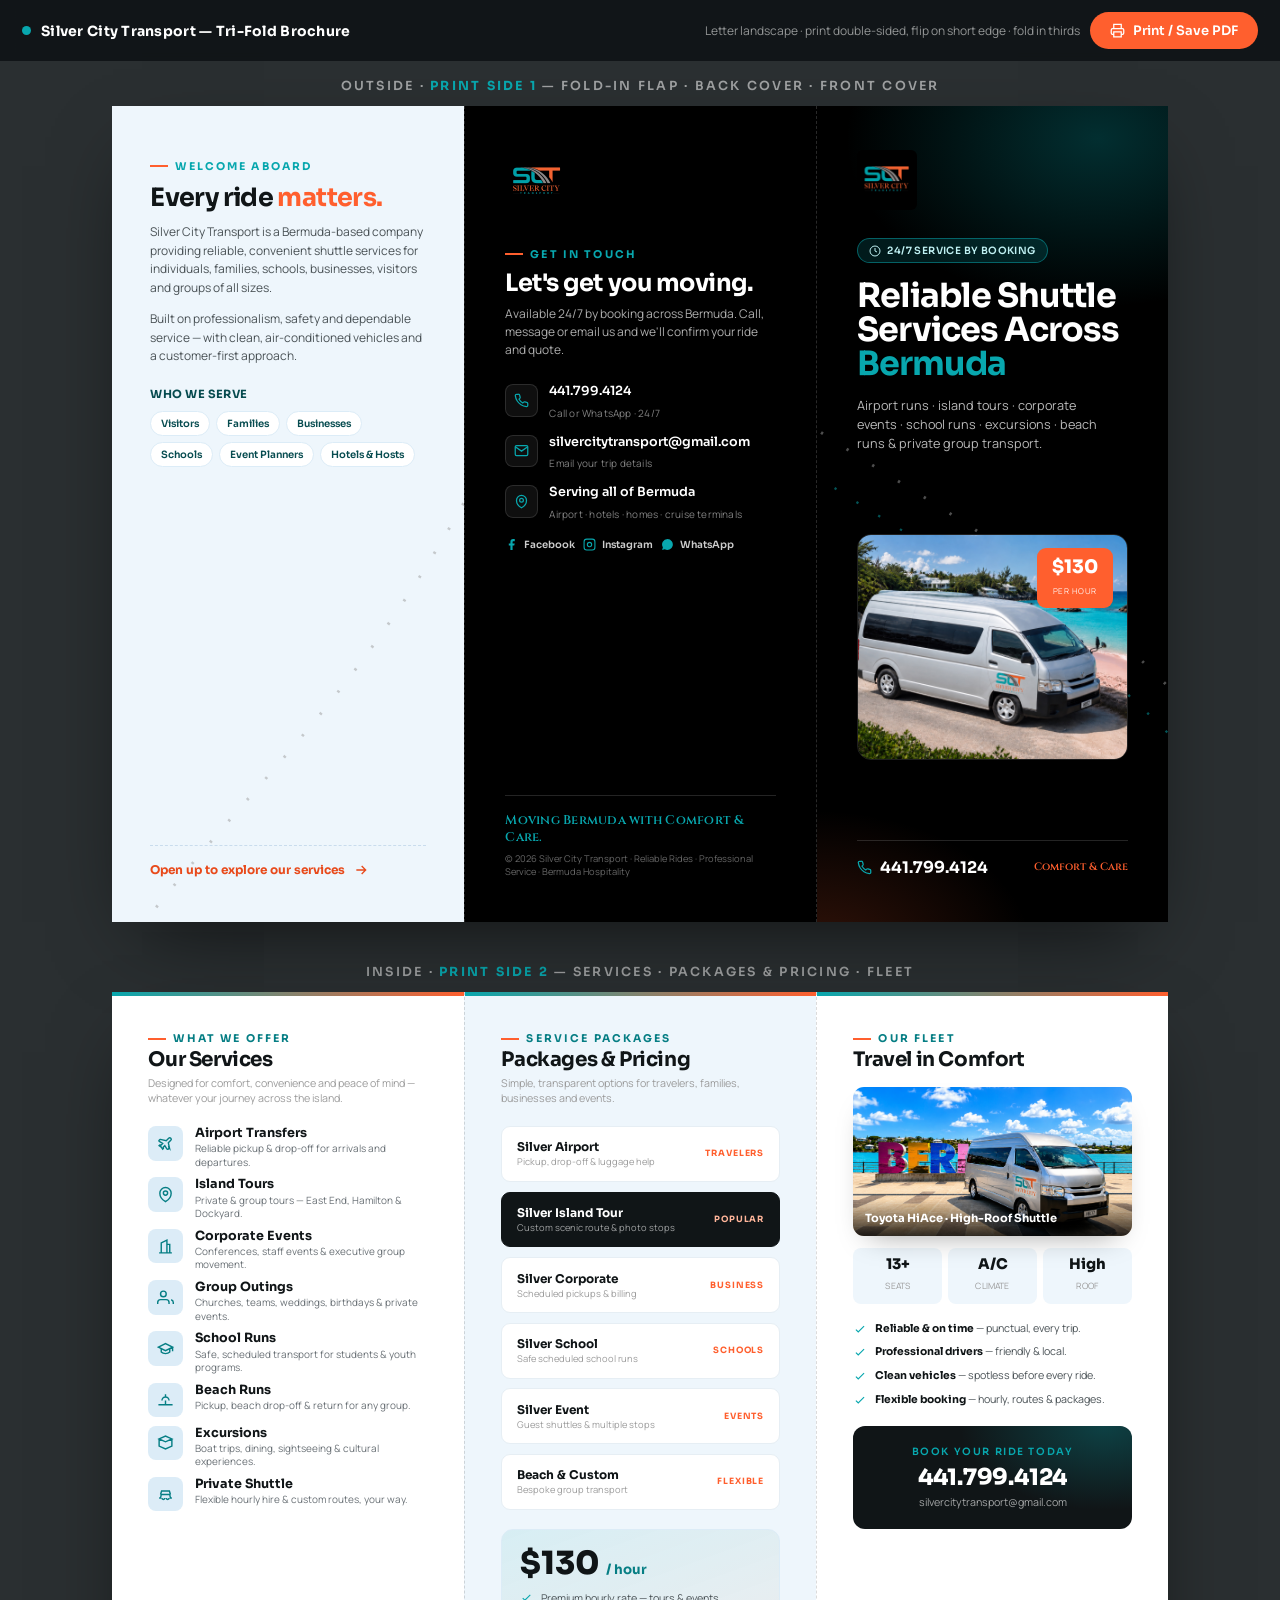
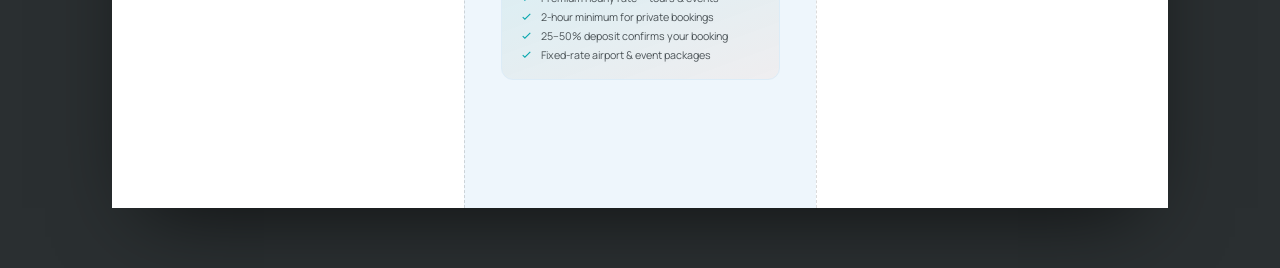
<file: brochure.html>
<!DOCTYPE html>
<html lang="en">
<head>
<meta charset="UTF-8" />
<meta name="viewport" content="width=device-width, initial-scale=1.0" />
<title>Silver City Transport — Tri-Fold Brochure</title>
<link rel="preconnect" href="https://fonts.googleapis.com" />
<link rel="preconnect" href="https://fonts.gstatic.com" crossorigin />
<link href="https://fonts.googleapis.com/css2?family=Sora:wght@400;500;600;700;800&family=Manrope:wght@400;500;600;700&family=Cinzel:wght@500;600&display=swap" rel="stylesheet" />
<style>
:root{
  --teal:#08A7AE; --teal-dk:#067e84; --teal-deep:#064b4f;
  --coral:#FF5F2E; --coral-dk:#e84a1b; --silver:#9B9B9B;
  --ink:#101517; --black:#000; --charcoal:#333; --white:#fff;
  --sky:#DCECF7; --sky-soft:#eef6fc; --paper:#f6f8f9;
  --font-display:'Sora',system-ui,sans-serif;
  --font-body:'Manrope',system-ui,sans-serif;
  --font-serif:'Cinzel',Georgia,serif;
}
*{box-sizing:border-box;margin:0;padding:0;}
html,body{background:#2a2f31;font-family:var(--font-body);color:var(--charcoal);-webkit-font-smoothing:antialiased;}
img{display:block;max-width:100%;}
h1,h2,h3,h4{font-family:var(--font-display);letter-spacing:-.02em;line-height:1.05;color:var(--ink);}

/* ---------- Screen staging ---------- */
.toolbar{position:fixed;top:0;left:0;right:0;z-index:50;display:flex;align-items:center;justify-content:space-between;
  gap:16px;padding:12px 22px;background:rgba(16,21,23,.94);backdrop-filter:blur(10px);color:#fff;}
.toolbar .t-brand{font-family:var(--font-display);font-weight:700;font-size:14px;letter-spacing:.02em;display:flex;align-items:center;gap:10px;}
.toolbar .t-brand i{width:9px;height:9px;border-radius:50%;background:var(--teal);display:inline-block;}
.toolbar .t-actions{display:flex;align-items:center;gap:10px;}
.toolbar .hint{font-size:12px;color:rgba(255,255,255,.55);}
.print-btn{font-family:var(--font-display);font-weight:600;font-size:13px;color:#fff;background:var(--coral);
  border:none;border-radius:999px;padding:10px 20px;cursor:pointer;display:inline-flex;align-items:center;gap:8px;}
.print-btn svg{width:15px;height:15px;}
.print-btn:hover{background:var(--coral-dk);}

.stage{padding:78px 20px 60px;display:flex;flex-direction:column;align-items:center;gap:42px;}
.sheet-wrap{display:flex;flex-direction:column;align-items:center;gap:12px;}
.sheet-label{font-family:var(--font-display);font-weight:600;font-size:12.5px;letter-spacing:.18em;text-transform:uppercase;color:rgba(255,255,255,.55);}
.sheet-label b{color:var(--teal);}

/* ---------- The print sheet (US Letter landscape) ---------- */
.sheet{
  width:11in;height:8.5in;background:#fff;display:grid;grid-template-columns:1fr 1fr 1fr;
  box-shadow:0 30px 80px -30px rgba(0,0,0,.7);overflow:hidden;position:relative;
}
.panel{position:relative;overflow:hidden;display:flex;flex-direction:column;}
.panel + .panel{border-left:1px dashed rgba(0,0,0,.14);}
.sheet.dark .panel + .panel{border-left:1px dashed rgba(255,255,255,.16);}

/* Shared bits */
.eyebrow{font-family:var(--font-display);font-weight:700;font-size:8pt;letter-spacing:.2em;text-transform:uppercase;color:var(--teal-dk);display:inline-flex;align-items:center;gap:7px;}
.eyebrow::before{content:"";width:18px;height:2px;background:var(--coral);display:inline-block;}
.eyebrow.lite{color:var(--teal);}
.lanes{position:absolute;inset:0;pointer-events:none;}

/* ======= OUTSIDE SHEET (dark) ======= */
.sheet.dark{background:var(--black);}
.p-dark{background:var(--black);color:#fff;padding:.46in .42in;}
.p-dark h1,.p-dark h2,.p-dark h3{color:#fff;}

/* Front cover */
.cover{justify-content:space-between;}
.cover::before{content:"";position:absolute;inset:0;background:
  radial-gradient(420px 280px at 80% 4%,rgba(8,167,174,.28),transparent 60%),
  radial-gradient(360px 240px at 0% 104%,rgba(255,95,46,.20),transparent 60%);}
.cover-top{position:relative;}
.cover-logo{height:.62in;width:auto;border-radius:6px;margin-bottom:.3in;}
.cover h1{font-size:25pt;line-height:1.02;letter-spacing:-.03em;}
.cover h1 .teal{color:var(--teal);}
.cover h1 .coral{color:var(--coral);}
.cover .sub{color:rgba(255,255,255,.72);font-size:9.5pt;line-height:1.5;margin-top:.16in;max-width:2.7in;}
.cover-photo{position:relative;border-radius:14px;overflow:hidden;height:2.35in;margin:.2in 0;border:1px solid rgba(255,255,255,.12);box-shadow:0 20px 40px -20px rgba(0,0,0,.8);}
.cover-photo img{width:100%;height:100%;object-fit:cover;}
.cover-photo .rate{position:absolute;right:.14in;top:.14in;background:var(--coral);color:#fff;border-radius:9px;padding:.1in .16in;text-align:center;}
.cover-photo .rate b{font-family:var(--font-display);font-weight:800;font-size:14pt;display:block;line-height:1;}
.cover-photo .rate span{font-size:6pt;letter-spacing:.08em;opacity:.92;}
.cover-foot{position:relative;display:flex;align-items:center;justify-content:space-between;border-top:1px solid rgba(255,255,255,.14);padding-top:.16in;}
.cover-foot .ph{font-family:var(--font-display);font-weight:700;font-size:12pt;color:#fff;display:flex;align-items:center;gap:8px;}
.cover-foot .ph svg{width:15px;height:15px;color:var(--teal);}
.badge247{display:inline-flex;align-items:center;gap:6px;background:rgba(8,167,174,.16);border:1px solid rgba(8,167,174,.5);color:#bff0f2;border-radius:999px;padding:5px 11px;font-family:var(--font-display);font-weight:600;font-size:7.5pt;letter-spacing:.04em;}

/* Back cover */
.back{justify-content:space-between;}
.back-logo{height:.66in;width:auto;border-radius:6px;margin-bottom:.26in;}
.back h2{font-size:18pt;letter-spacing:-.02em;}
.back .lede{color:rgba(255,255,255,.68);font-size:9pt;line-height:1.5;margin-top:.1in;}
.contact-list{display:flex;flex-direction:column;gap:.13in;margin-top:.26in;}
.contact-list .row{display:flex;gap:.12in;align-items:flex-start;}
.contact-list .ic{width:.34in;height:.34in;border-radius:8px;background:rgba(255,255,255,.06);border:1px solid rgba(255,255,255,.12);display:grid;place-items:center;color:var(--teal);flex-shrink:0;}
.contact-list .ic svg{width:15px;height:15px;}
.contact-list b{font-family:var(--font-display);font-weight:600;font-size:9.5pt;color:#fff;display:block;line-height:1.25;}
.contact-list span{font-size:7.5pt;color:rgba(255,255,255,.5);letter-spacing:.02em;}
.back-foot{border-top:1px solid rgba(255,255,255,.14);padding-top:.16in;}
.back-foot .tag{font-family:var(--font-serif);font-weight:600;font-size:9.5pt;color:var(--teal);letter-spacing:.02em;}
.back-foot .cr{font-size:7pt;color:rgba(255,255,255,.4);margin-top:6px;}
.socials{display:flex;gap:8px;margin-top:.16in;}
.socials .s{display:flex;align-items:center;gap:6px;font-family:var(--font-display);font-weight:600;font-size:7.5pt;color:rgba(255,255,255,.8);}
.socials .s svg{width:13px;height:13px;color:var(--teal);}

/* Fold-in flap (light) */
.flap{background:var(--sky-soft);padding:.46in .4in;justify-content:space-between;}
.flap .lanes path{opacity:.5;}
.flap h2{font-size:19pt;margin-top:.12in;letter-spacing:-.025em;}
.flap h2 .coral{color:var(--coral);}
.flap p{font-size:9pt;line-height:1.55;color:#4a5256;margin-top:.13in;}
.flap .promise{font-family:var(--font-display);font-weight:700;color:var(--ink);font-size:10pt;margin-top:.16in;padding-left:.12in;border-left:3px solid var(--coral);}
.serve-title{font-family:var(--font-display);font-weight:700;font-size:8.5pt;letter-spacing:.04em;color:var(--teal-deep);margin:.22in 0 .1in;text-transform:uppercase;}
.chips{display:flex;flex-wrap:wrap;gap:6px;}
.chips span{background:#fff;border:1px solid var(--sky);color:var(--teal-deep);font-family:var(--font-display);font-weight:600;font-size:7.5pt;padding:5px 10px;border-radius:999px;}
.flap-cta{display:flex;align-items:center;gap:8px;font-family:var(--font-display);font-weight:700;font-size:9pt;color:var(--coral-dk);margin-top:.2in;border-top:1px dashed #c9dced;padding-top:.16in;}
.flap-cta svg{width:16px;height:16px;}

/* ======= INSIDE SHEET (light) ======= */
.p-light{background:#fff;padding:.42in .38in;}
.p-light.tint{background:var(--sky-soft);}
.accent-bar{height:4px;width:100%;background:linear-gradient(90deg,var(--teal),var(--coral));position:absolute;top:0;left:0;}
.panel-title{font-size:15pt;letter-spacing:-.02em;margin-top:.04in;}
.panel-intro{font-size:8pt;color:var(--silver);line-height:1.45;margin-top:.06in;}

/* Services list */
.svc{display:flex;flex-direction:column;gap:.085in;margin-top:.2in;}
.svc .item{display:flex;gap:.13in;align-items:flex-start;}
.svc .ic{width:.36in;height:.36in;border-radius:8px;background:var(--sky);color:var(--teal-dk);display:grid;place-items:center;flex-shrink:0;}
.svc .ic svg{width:17px;height:17px;}
.svc .tx b{font-family:var(--font-display);font-weight:700;font-size:9.5pt;color:var(--ink);display:block;line-height:1.2;}
.svc .tx span{font-size:7.5pt;color:#6a7176;line-height:1.35;display:block;margin-top:1px;}

/* Packages + pricing */
.pkgs{display:flex;flex-direction:column;gap:.1in;margin-top:.2in;}
.pkg{background:#fff;border:1px solid #e6eef4;border-radius:9px;padding:.13in .15in;display:flex;justify-content:space-between;align-items:center;gap:8px;}
.pkg.feat{background:var(--ink);border-color:var(--ink);}
.pkg .nm{font-family:var(--font-display);font-weight:700;font-size:9pt;color:var(--ink);}
.pkg .ds{font-size:7pt;color:var(--silver);margin-top:1px;}
.pkg.feat .nm{color:#fff;}.pkg.feat .ds{color:rgba(255,255,255,.6);}
.pkg .tagm{font-family:var(--font-display);font-weight:700;font-size:6.5pt;letter-spacing:.1em;text-transform:uppercase;color:var(--coral);white-space:nowrap;}
.pkg.feat .tagm{color:#ffb59a;}
.pricing{margin-top:.2in;background:linear-gradient(160deg,rgba(8,167,174,.1),rgba(255,95,46,.06));border:1px solid var(--sky);border-radius:12px;padding:.18in;}
.pricing .big{display:flex;align-items:baseline;gap:6px;}
.pricing .big b{font-family:var(--font-display);font-weight:800;font-size:24pt;color:var(--ink);line-height:1;}
.pricing .big span{font-family:var(--font-display);font-weight:700;font-size:10pt;color:var(--teal-dk);}
.pricing .terms{display:flex;flex-direction:column;gap:5px;margin-top:.12in;}
.pricing .terms div{display:flex;gap:8px;font-size:8pt;color:#4a5256;align-items:center;}
.pricing .terms svg{width:13px;height:13px;color:var(--teal);flex-shrink:0;}

/* Fleet + why + cta */
.fleet-img{border-radius:11px;overflow:hidden;height:1.55in;margin-top:.18in;position:relative;box-shadow:0 14px 28px -16px rgba(0,0,0,.4);}
.fleet-img img{width:100%;height:100%;object-fit:cover;}
.fleet-img .cap{position:absolute;left:0;right:0;bottom:0;padding:.12in;background:linear-gradient(to top,rgba(0,0,0,.8),transparent);color:#fff;font-family:var(--font-display);font-weight:700;font-size:8.5pt;}
.specs{display:flex;gap:6px;margin-top:.12in;}
.specs .sp{flex:1;background:var(--sky-soft);border-radius:8px;padding:.1in;text-align:center;}
.specs .sp b{font-family:var(--font-display);font-weight:800;font-size:11pt;color:var(--ink);display:block;line-height:1;}
.specs .sp span{font-size:6.5pt;color:var(--silver);letter-spacing:.02em;}
.why{display:flex;flex-direction:column;gap:.085in;margin-top:.18in;}
.why .w{display:flex;gap:8px;align-items:flex-start;font-size:8pt;color:#4a5256;line-height:1.35;}
.why .w svg{width:14px;height:14px;color:var(--teal);flex-shrink:0;margin-top:1px;}
.why .w b{color:var(--ink);font-family:var(--font-display);font-weight:700;}
.cta-box{margin-top:.2in;background:var(--ink);border-radius:12px;padding:.2in;text-align:center;color:#fff;position:relative;overflow:hidden;}
.cta-box::before{content:"";position:absolute;inset:0;background:radial-gradient(240px 140px at 90% 0%,rgba(8,167,174,.3),transparent 60%);}
.cta-box .lab{position:relative;font-family:var(--font-display);font-weight:600;font-size:7.5pt;letter-spacing:.16em;text-transform:uppercase;color:var(--teal);}
.cta-box .ph{position:relative;font-family:var(--font-display);font-weight:800;font-size:17pt;color:#fff;margin:5px 0 3px;letter-spacing:-.01em;}
.cta-box .em{position:relative;font-size:8pt;color:rgba(255,255,255,.62);}

/* ---------- Print ---------- */
@media print{
  @page{size:11in 8.5in;margin:0;}
  html,body{background:#fff;}
  .toolbar,.sheet-label{display:none!important;}
  .stage{padding:0;gap:0;}
  .sheet-wrap{gap:0;}
  .sheet{box-shadow:none;page-break-after:always;break-after:page;}
  .sheet:last-child{page-break-after:auto;}
  .panel + .panel{border-left:none;}
}
</style>
</head>
<body>

<div class="toolbar">
  <div class="t-brand"><i></i> Silver City Transport — Tri-Fold Brochure</div>
  <div class="t-actions">
    <span class="hint">Letter landscape · print double-sided, flip on short edge · fold in thirds</span>
    <button class="print-btn" onclick="window.print()">
      <svg viewBox="0 0 24 24" fill="none" stroke="currentColor" stroke-width="2"><path d="M6 9V2h12v7M6 18H4a2 2 0 0 1-2-2v-5a2 2 0 0 1 2-2h16a2 2 0 0 1 2 2v5a2 2 0 0 1-2 2h-2M6 14h12v8H6z"/></svg>
      Print / Save PDF
    </button>
  </div>
</div>

<div class="stage" id="stage">

  <!-- ============ OUTSIDE ============ -->
  <div class="sheet-wrap">
    <div class="sheet-label">Outside · <b>Print side 1</b> — fold-in flap · back cover · front cover</div>
    <section class="sheet dark" id="sheetA">
      <!-- FOLD-IN FLAP -->
      <div class="panel flap">
        <svg class="lanes" viewBox="0 0 300 800" preserveAspectRatio="none" aria-hidden="true">
          <path d="M-20 760 C 120 560, 220 520, 360 220" fill="none" stroke="#9B9B9B" stroke-width="2.5" stroke-dasharray="2 22"/>
        </svg>
        <div style="position:relative;">
          <span class="eyebrow lite">Welcome Aboard</span>
          <h2>Every ride <span class="coral">matters.</span></h2>
          <p>Silver City Transport is a Bermuda-based company providing reliable, convenient shuttle services for individuals, families, schools, businesses, visitors and groups of all sizes.</p>
          <p>Built on professionalism, safety and dependable service — with clean, air-conditioned vehicles and a customer-first approach.</p>
          <div class="serve-title">Who we serve</div>
          <div class="chips">
            <span>Visitors</span><span>Families</span><span>Businesses</span><span>Schools</span><span>Event Planners</span><span>Hotels &amp; Hosts</span>
          </div>
        </div>
        <div class="flap-cta">
          Open up to explore our services
          <svg viewBox="0 0 24 24" fill="none" stroke="currentColor" stroke-width="2"><path d="M5 12h14M13 6l6 6-6 6"/></svg>
        </div>
      </div>

      <!-- BACK COVER -->
      <div class="panel p-dark back">
        <div>
          <img class="back-logo" src="assets/slt-logo.jpg" alt="Silver City Transport" />
          <span class="eyebrow lite">Get In Touch</span>
          <h2 style="margin-top:.1in;">Let's get you moving.</h2>
          <p class="lede">Available 24/7 by booking across Bermuda. Call, message or email us and we'll confirm your ride and quote.</p>
          <div class="contact-list">
            <div class="row"><span class="ic"><svg viewBox="0 0 24 24" fill="none" stroke="currentColor" stroke-width="2"><path d="M22 16.92v3a2 2 0 0 1-2.18 2 19.79 19.79 0 0 1-8.63-3.07 19.5 19.5 0 0 1-6-6 19.79 19.79 0 0 1-3.07-8.67A2 2 0 0 1 4.11 2h3a2 2 0 0 1 2 1.72c.13.96.36 1.9.7 2.81a2 2 0 0 1-.45 2.11L8.09 9.91a16 16 0 0 0 6 6l1.27-1.27a2 2 0 0 1 2.11-.45c.91.34 1.85.57 2.81.7A2 2 0 0 1 22 16.92z"/></svg></span><div><b>441.799.4124</b><span>Call or WhatsApp · 24/7</span></div></div>
            <div class="row"><span class="ic"><svg viewBox="0 0 24 24" fill="none" stroke="currentColor" stroke-width="2"><path d="M4 4h16a2 2 0 0 1 2 2v12a2 2 0 0 1-2 2H4a2 2 0 0 1-2-2V6a2 2 0 0 1 2-2z"/><path d="M22 6l-10 7L2 6"/></svg></span><div><b>silvercitytransport@gmail.com</b><span>Email your trip details</span></div></div>
            <div class="row"><span class="ic"><svg viewBox="0 0 24 24" fill="none" stroke="currentColor" stroke-width="2"><path d="M12 22s8-4.5 8-11.8A8 8 0 0 0 4 10.2C4 17.5 12 22 12 22z"/><circle cx="12" cy="10" r="3"/></svg></span><div><b>Serving all of Bermuda</b><span>Airport · hotels · homes · cruise terminals</span></div></div>
          </div>
          <div class="socials">
            <span class="s"><svg viewBox="0 0 24 24" fill="currentColor"><path d="M18 2h-3a5 5 0 0 0-5 5v3H7v4h3v8h4v-8h3l1-4h-4V7a1 1 0 0 1 1-1h3z"/></svg>Facebook</span>
            <span class="s"><svg viewBox="0 0 24 24" fill="none" stroke="currentColor" stroke-width="2"><rect x="2" y="2" width="20" height="20" rx="5"/><circle cx="12" cy="12" r="4"/></svg>Instagram</span>
            <span class="s"><svg viewBox="0 0 24 24" fill="currentColor"><path d="M12 2a10 10 0 0 0-8.5 15.2L2 22l4.9-1.3A10 10 0 1 0 12 2z"/></svg>WhatsApp</span>
          </div>
        </div>
        <div class="back-foot">
          <div class="tag">Moving Bermuda with Comfort &amp; Care.</div>
          <div class="cr">© 2026 Silver City Transport · Reliable Rides · Professional Service · Bermuda Hospitality</div>
        </div>
      </div>

      <!-- FRONT COVER -->
      <div class="panel p-dark cover">
        <svg class="lanes" viewBox="0 0 300 800" preserveAspectRatio="none" aria-hidden="true">
          <path d="M-40 250 C 120 360, 200 380, 360 560" fill="none" stroke="#9B9B9B" stroke-width="2.5" stroke-dasharray="2 24" opacity=".5"/>
          <path d="M-40 290 C 120 400, 200 420, 360 600" fill="none" stroke="#08A7AE" stroke-width="2" stroke-dasharray="2 20" opacity=".5"/>
        </svg>
        <div class="cover-top">
          <img class="cover-logo" src="assets/slt-logo.jpg" alt="Silver City Transport" />
          <span class="badge247"><svg viewBox="0 0 24 24" fill="none" stroke="currentColor" stroke-width="2" style="width:12px;height:12px;"><circle cx="12" cy="12" r="10"/><path d="M12 6v6l4 2"/></svg> 24/7 SERVICE BY BOOKING</span>
          <h1 style="margin-top:.16in;">Reliable Shuttle Services Across <span class="teal">Bermuda</span></h1>
          <p class="sub">Airport runs · island tours · corporate events · school runs · excursions · beach runs &amp; private group transport.</p>
        </div>
        <div class="cover-photo">
          <img src="assets/van-ocean.jpg" alt="Silver City Transport shuttle" />
          <div class="rate"><b>$130</b><span>PER HOUR</span></div>
        </div>
        <div class="cover-foot">
          <div class="ph"><svg viewBox="0 0 24 24" fill="none" stroke="currentColor" stroke-width="2"><path d="M22 16.92v3a2 2 0 0 1-2.18 2 19.79 19.79 0 0 1-8.63-3.07 19.5 19.5 0 0 1-6-6 19.79 19.79 0 0 1-3.07-8.67A2 2 0 0 1 4.11 2h3a2 2 0 0 1 2 1.72c.13.96.36 1.9.7 2.81a2 2 0 0 1-.45 2.11L8.09 9.91a16 16 0 0 0 6 6l1.27-1.27a2 2 0 0 1 2.11-.45c.91.34 1.85.57 2.81.7A2 2 0 0 1 22 16.92z"/></svg>441.799.4124</div>
          <div style="font-family:var(--font-serif);font-weight:600;font-size:8pt;color:var(--coral);">Comfort &amp; Care</div>
        </div>
      </div>
    </section>
  </div>

  <!-- ============ INSIDE ============ -->
  <div class="sheet-wrap">
    <div class="sheet-label">Inside · <b>Print side 2</b> — services · packages &amp; pricing · fleet</div>
    <section class="sheet" id="sheetB">
      <!-- SERVICES -->
      <div class="panel p-light">
        <div class="accent-bar"></div>
        <span class="eyebrow">What We Offer</span>
        <h3 class="panel-title">Our Services</h3>
        <p class="panel-intro">Designed for comfort, convenience and peace of mind — whatever your journey across the island.</p>
        <div class="svc">
          <div class="item"><span class="ic"><svg viewBox="0 0 24 24" fill="none" stroke="currentColor" stroke-width="2"><path d="M17.8 19.2L16 11l3.5-3.5a2.12 2.12 0 0 0-3-3L13 8 4.8 6.2a1 1 0 0 0-.9.3l-.9.9a1 1 0 0 0 .2 1.6L8 12l-2 2H4l-1 1 3 2 2 3 1-1v-2l2-2 3.1 4.8a1 1 0 0 0 1.6.2l.9-.9a1 1 0 0 0 .3-.9z"/></svg></span><div class="tx"><b>Airport Transfers</b><span>Reliable pickup &amp; drop-off for arrivals and departures.</span></div></div>
          <div class="item"><span class="ic"><svg viewBox="0 0 24 24" fill="none" stroke="currentColor" stroke-width="2"><path d="M12 22s8-4.5 8-11.8A8 8 0 0 0 4 10.2C4 17.5 12 22 12 22z"/><circle cx="12" cy="10" r="3"/></svg></span><div class="tx"><b>Island Tours</b><span>Private &amp; group tours — East End, Hamilton &amp; Dockyard.</span></div></div>
          <div class="item"><span class="ic"><svg viewBox="0 0 24 24" fill="none" stroke="currentColor" stroke-width="2"><path d="M3 21h18M6 21V7l8-4v18M14 9h4v12"/></svg></span><div class="tx"><b>Corporate Events</b><span>Conferences, staff events &amp; executive group movement.</span></div></div>
          <div class="item"><span class="ic"><svg viewBox="0 0 24 24" fill="none" stroke="currentColor" stroke-width="2"><path d="M17 21v-2a4 4 0 0 0-4-4H5a4 4 0 0 0-4 4v2"/><circle cx="9" cy="7" r="4"/><path d="M23 21v-2a4 4 0 0 0-3-3.87"/></svg></span><div class="tx"><b>Group Outings</b><span>Churches, teams, weddings, birthdays &amp; private events.</span></div></div>
          <div class="item"><span class="ic"><svg viewBox="0 0 24 24" fill="none" stroke="currentColor" stroke-width="2"><path d="M22 10v6M2 10l10-5 10 5-10 5z"/><path d="M6 12v5c3 3 9 3 12 0v-5"/></svg></span><div class="tx"><b>School Runs</b><span>Safe, scheduled transport for students &amp; youth programs.</span></div></div>
          <div class="item"><span class="ic"><svg viewBox="0 0 24 24" fill="none" stroke="currentColor" stroke-width="2"><path d="M2 18h20M7 12a5 5 0 0 1 10 0M12 3v4M12 12v6"/></svg></span><div class="tx"><b>Beach Runs</b><span>Pickup, beach drop-off &amp; return for any group.</span></div></div>
          <div class="item"><span class="ic"><svg viewBox="0 0 24 24" fill="none" stroke="currentColor" stroke-width="2"><path d="M3 7l9-4 9 4-9 4-9-4zM3 7v10l9 4 9-4V7"/></svg></span><div class="tx"><b>Excursions</b><span>Boat trips, dining, sightseeing &amp; cultural experiences.</span></div></div>
          <div class="item"><span class="ic"><svg viewBox="0 0 24 24" fill="none" stroke="currentColor" stroke-width="2"><path d="M3 17h2l1-5h12l1 5h2M5 12l1.5-5h11L19 12M7 17a2 2 0 1 0 4 0M13 17a2 2 0 1 0 4 0"/></svg></span><div class="tx"><b>Private Shuttle</b><span>Flexible hourly hire &amp; custom routes, your way.</span></div></div>
        </div>
      </div>

      <!-- PACKAGES + PRICING -->
      <div class="panel p-light tint">
        <div class="accent-bar"></div>
        <span class="eyebrow">Service Packages</span>
        <h3 class="panel-title">Packages &amp; Pricing</h3>
        <p class="panel-intro">Simple, transparent options for travelers, families, businesses and events.</p>
        <div class="pkgs">
          <div class="pkg"><div><div class="nm">Silver Airport</div><div class="ds">Pickup, drop-off &amp; luggage help</div></div><span class="tagm">Travelers</span></div>
          <div class="pkg feat"><div><div class="nm">Silver Island Tour</div><div class="ds">Custom scenic route &amp; photo stops</div></div><span class="tagm">Popular</span></div>
          <div class="pkg"><div><div class="nm">Silver Corporate</div><div class="ds">Scheduled pickups &amp; billing</div></div><span class="tagm">Business</span></div>
          <div class="pkg"><div><div class="nm">Silver School</div><div class="ds">Safe scheduled school runs</div></div><span class="tagm">Schools</span></div>
          <div class="pkg"><div><div class="nm">Silver Event</div><div class="ds">Guest shuttles &amp; multiple stops</div></div><span class="tagm">Events</span></div>
          <div class="pkg"><div><div class="nm">Beach &amp; Custom</div><div class="ds">Bespoke group transport</div></div><span class="tagm">Flexible</span></div>
        </div>
        <div class="pricing">
          <div class="big"><b>$130</b><span>/ hour</span></div>
          <div class="terms">
            <div><svg viewBox="0 0 24 24" fill="none" stroke="currentColor" stroke-width="2"><path d="M5 13l4 4L19 7"/></svg> Premium hourly rate — tours &amp; events</div>
            <div><svg viewBox="0 0 24 24" fill="none" stroke="currentColor" stroke-width="2"><path d="M5 13l4 4L19 7"/></svg> 2-hour minimum for private bookings</div>
            <div><svg viewBox="0 0 24 24" fill="none" stroke="currentColor" stroke-width="2"><path d="M5 13l4 4L19 7"/></svg> 25–50% deposit confirms your booking</div>
            <div><svg viewBox="0 0 24 24" fill="none" stroke="currentColor" stroke-width="2"><path d="M5 13l4 4L19 7"/></svg> Fixed-rate airport &amp; event packages</div>
          </div>
        </div>
      </div>

      <!-- FLEET + WHY + CTA -->
      <div class="panel p-light">
        <div class="accent-bar"></div>
        <span class="eyebrow">Our Fleet</span>
        <h3 class="panel-title">Travel in Comfort</h3>
        <div class="fleet-img">
          <img src="assets/van-bermuda.jpg" alt="Toyota HiAce high-roof shuttle" />
          <div class="cap">Toyota HiAce · High-Roof Shuttle</div>
        </div>
        <div class="specs">
          <div class="sp"><b>13+</b><span>SEATS</span></div>
          <div class="sp"><b>A/C</b><span>CLIMATE</span></div>
          <div class="sp"><b>High</b><span>ROOF</span></div>
        </div>
        <div class="why">
          <div class="w"><svg viewBox="0 0 24 24" fill="none" stroke="currentColor" stroke-width="2"><path d="M5 13l4 4L19 7"/></svg><span><b>Reliable &amp; on time</b> — punctual, every trip.</span></div>
          <div class="w"><svg viewBox="0 0 24 24" fill="none" stroke="currentColor" stroke-width="2"><path d="M5 13l4 4L19 7"/></svg><span><b>Professional drivers</b> — friendly &amp; local.</span></div>
          <div class="w"><svg viewBox="0 0 24 24" fill="none" stroke="currentColor" stroke-width="2"><path d="M5 13l4 4L19 7"/></svg><span><b>Clean vehicles</b> — spotless before every ride.</span></div>
          <div class="w"><svg viewBox="0 0 24 24" fill="none" stroke="currentColor" stroke-width="2"><path d="M5 13l4 4L19 7"/></svg><span><b>Flexible booking</b> — hourly, routes &amp; packages.</span></div>
        </div>
        <div class="cta-box">
          <div class="lab">Book Your Ride Today</div>
          <div class="ph">441.799.4124</div>
          <div class="em">silvercitytransport@gmail.com</div>
        </div>
      </div>
    </section>
  </div>

</div>

<script>
// Scale sheets to fit the viewport width on screen (print uses natural size).
(function(){
  function fit(){
    var sheets = document.querySelectorAll('.sheet');
    var avail = Math.min(window.innerWidth - 48, 1160);
    sheets.forEach(function(s){
      s.style.transform = 'none';
      var w = s.offsetWidth;
      var scale = Math.min(1, avail / w);
      var wrap = s.parentElement;
      s.style.transformOrigin = 'top center';
      s.style.transform = 'scale(' + scale + ')';
      s.style.marginBottom = (s.offsetHeight * scale - s.offsetHeight) + 'px';
    });
  }
  window.addEventListener('resize', fit);
  window.addEventListener('load', fit);
  fit();
})();
</script>
</body>
</html>
</file>
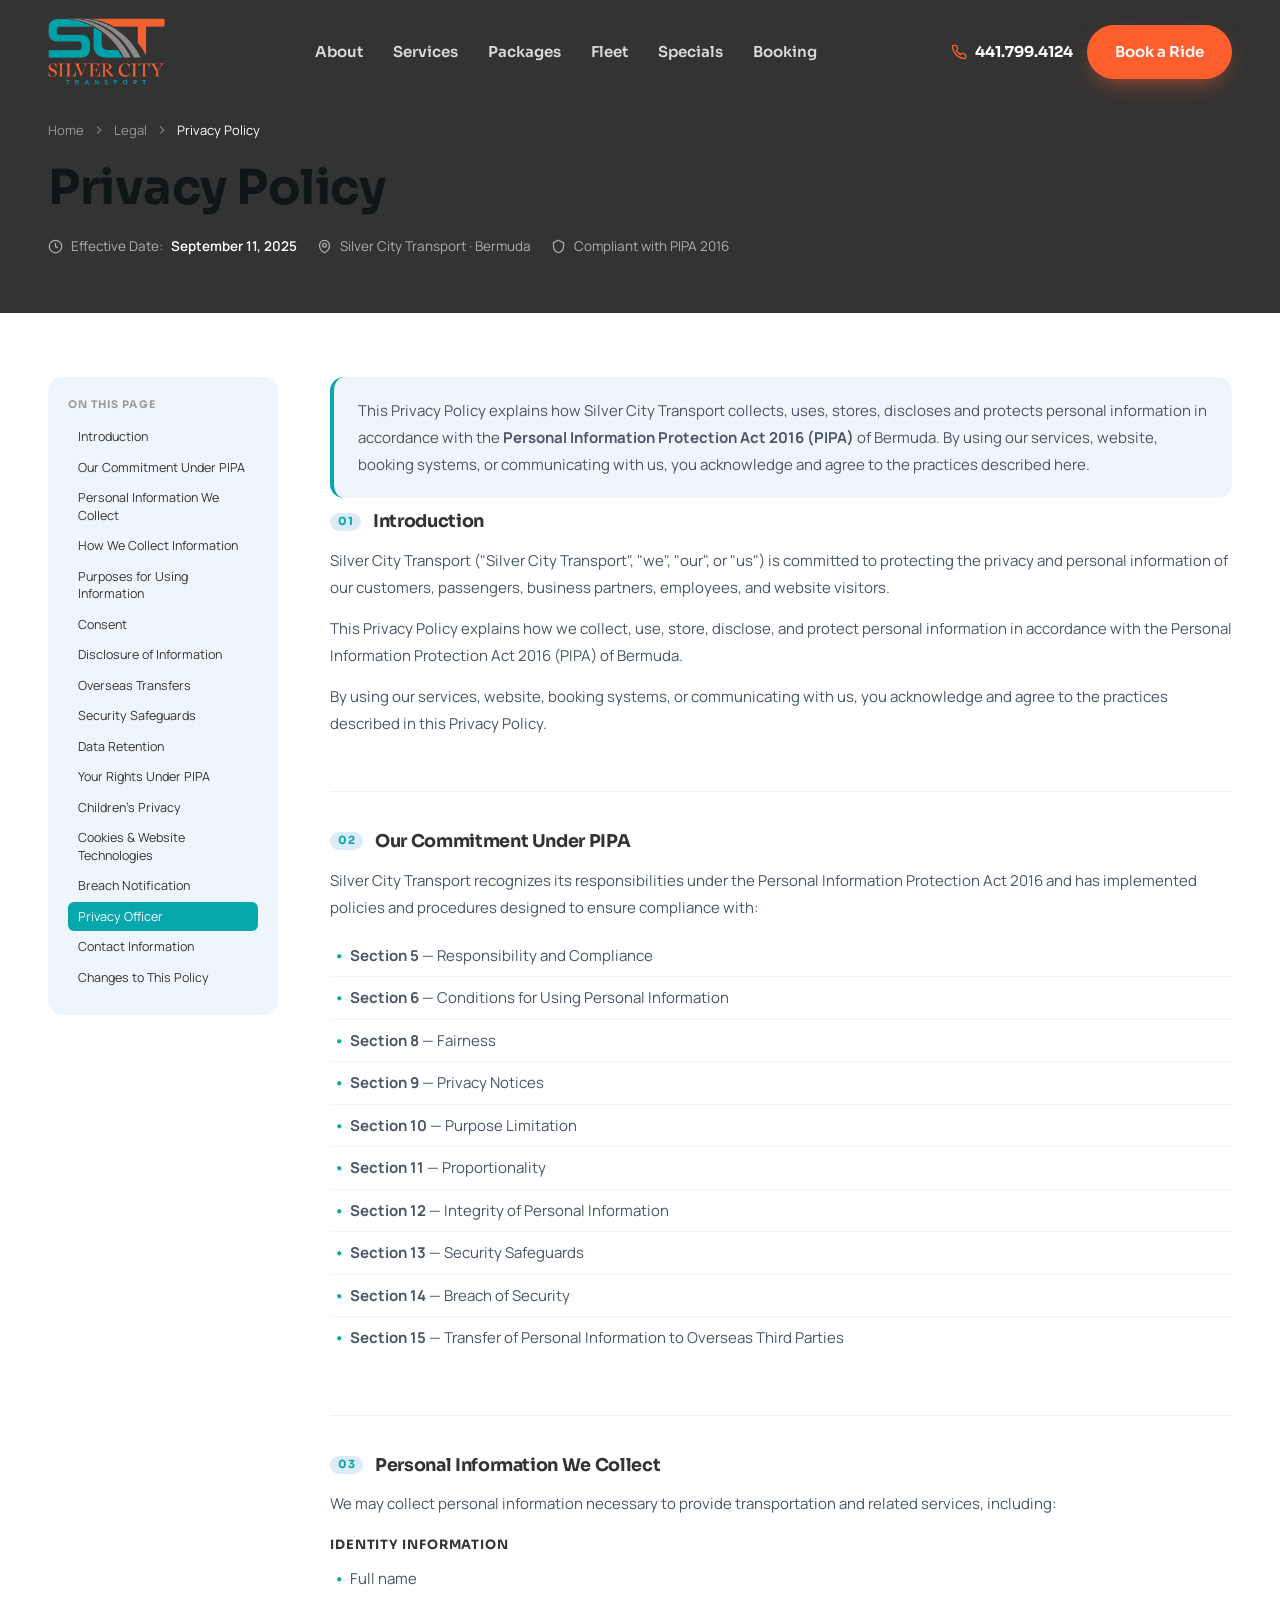
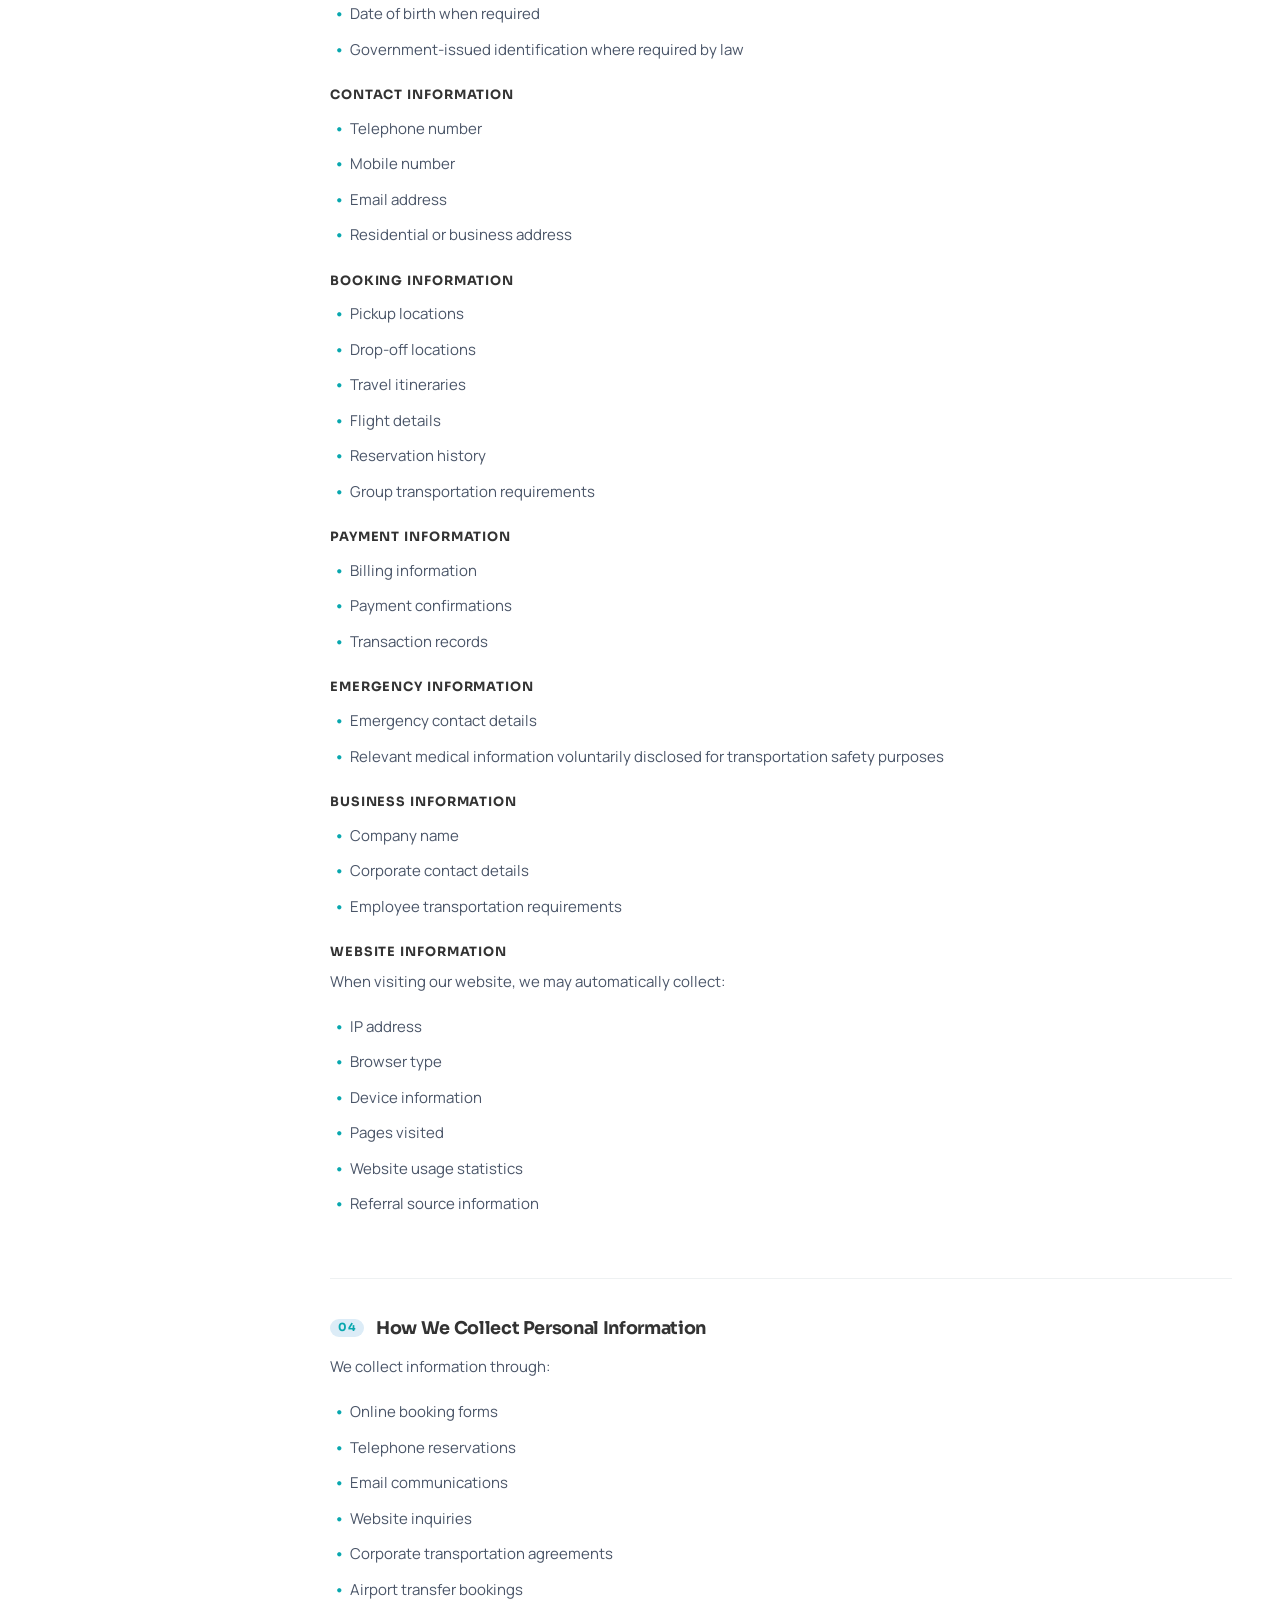
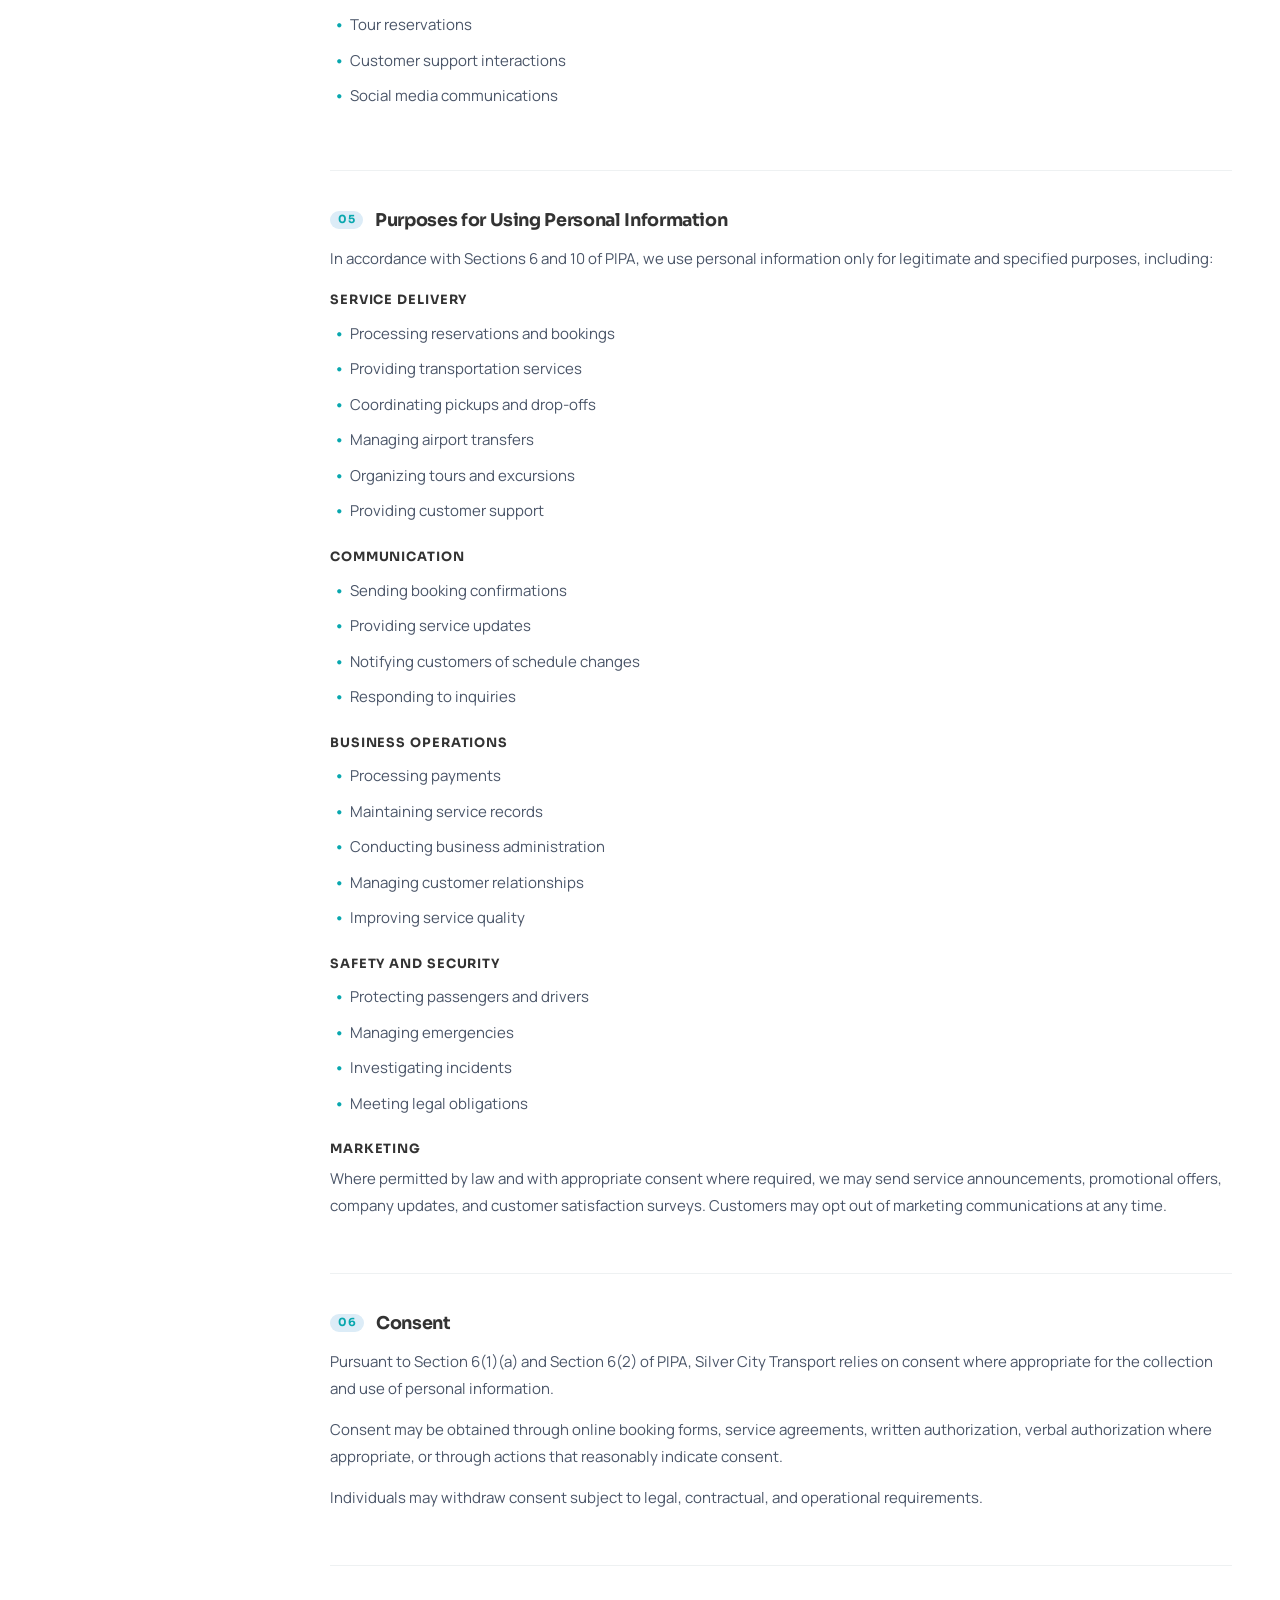
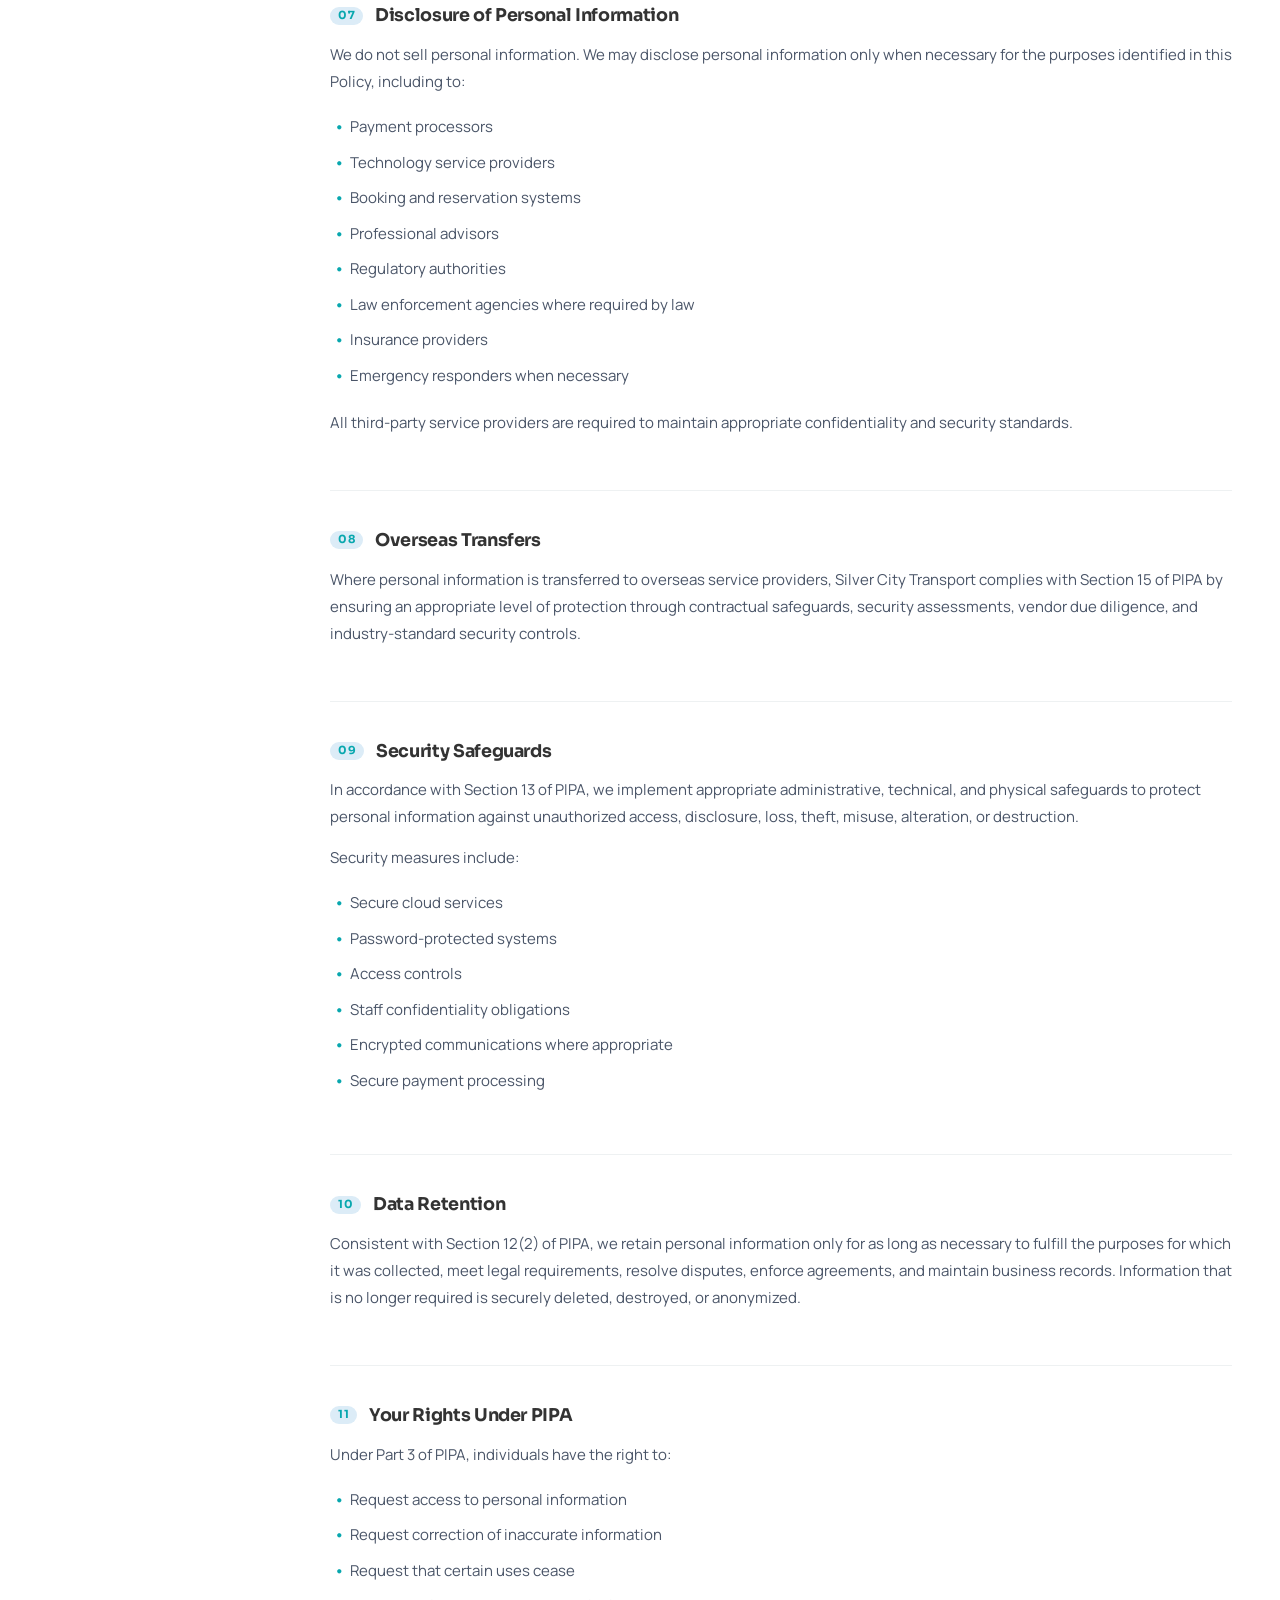
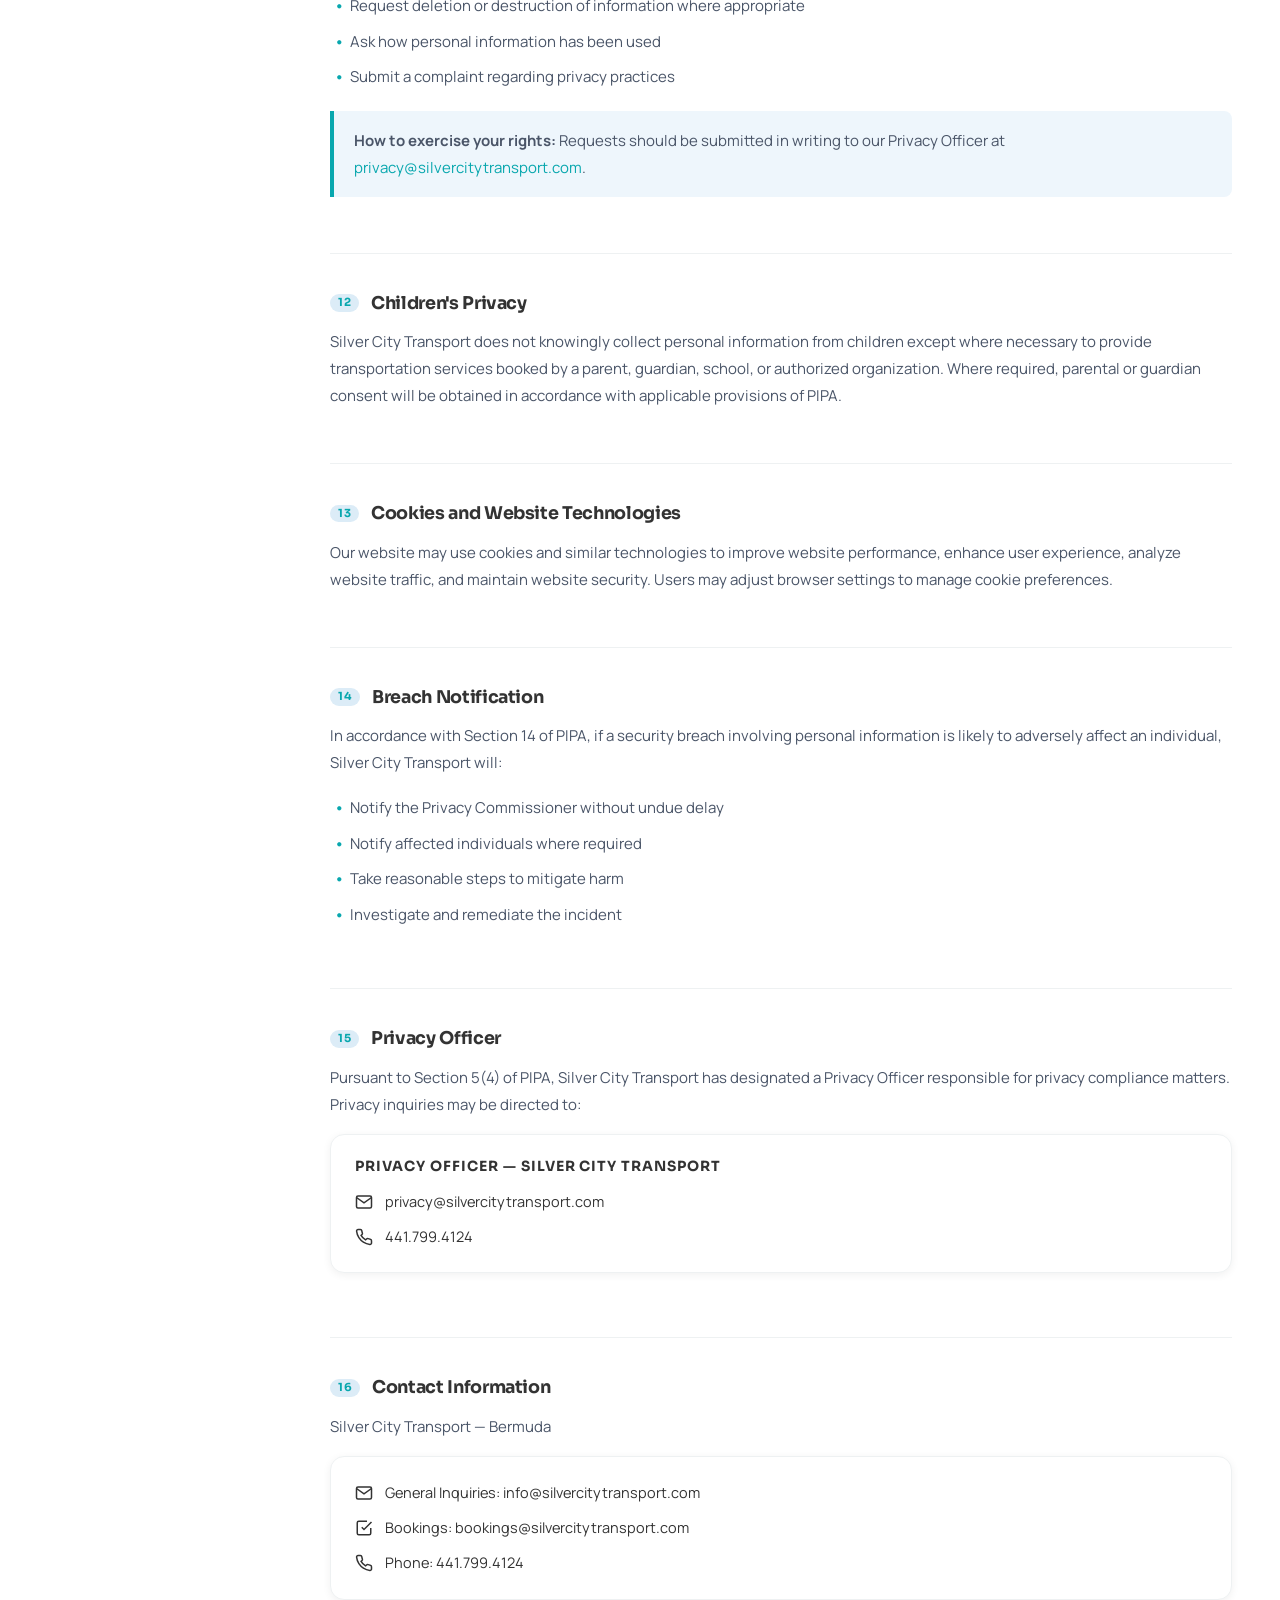
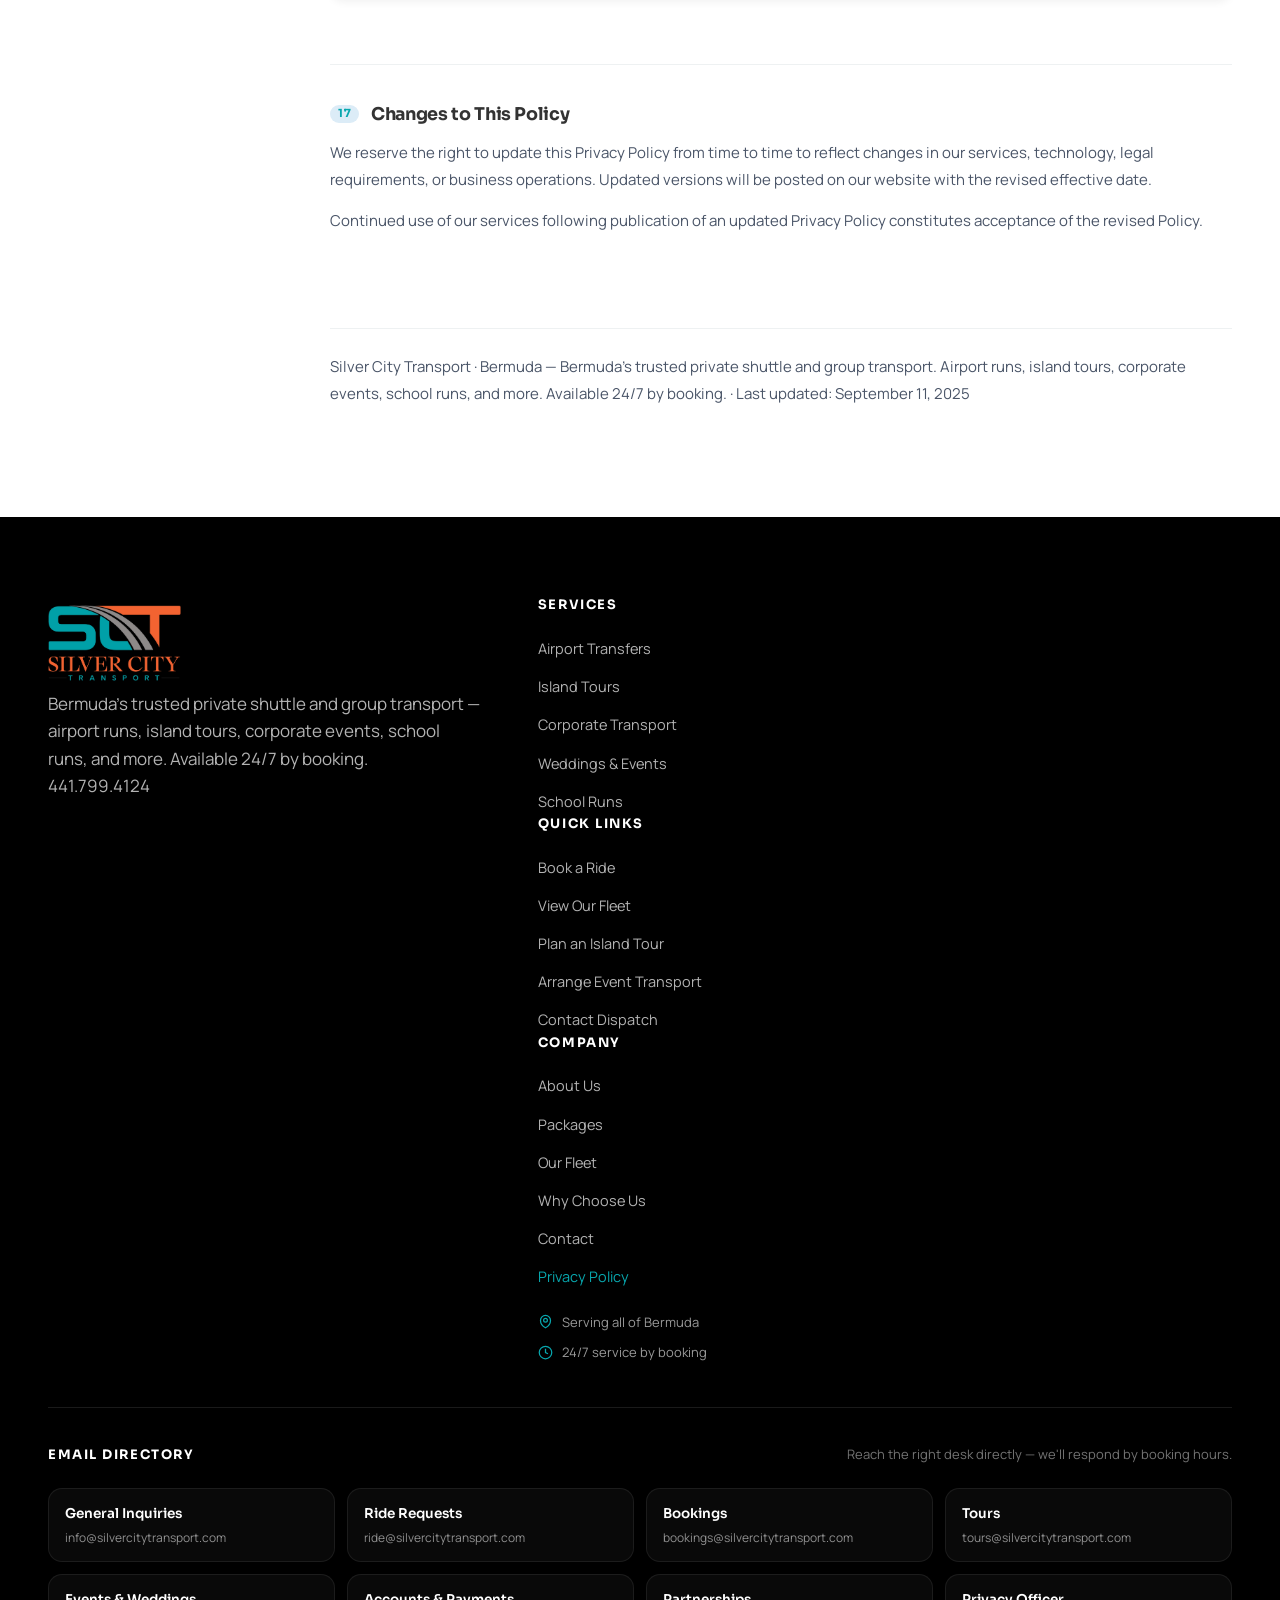
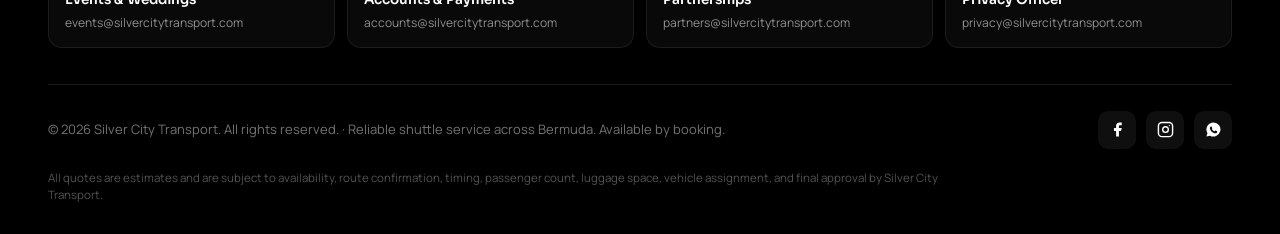
<file: privacy.html>
<!DOCTYPE html>
<html lang="en">
<head>
<meta charset="UTF-8" />
<meta name="viewport" content="width=device-width, initial-scale=1.0" />
<title>Privacy Policy — Silver City Transport</title>
<meta name="description" content="Silver City Transport Privacy Policy — how we collect, use, store, disclose and protect personal information under Bermuda's Personal Information Protection Act 2016 (PIPA)." />
<link rel="preconnect" href="https://fonts.googleapis.com" />
<link rel="preconnect" href="https://fonts.gstatic.com" crossorigin />
<link href="https://fonts.googleapis.com/css2?family=Sora:wght@400;500;600;700;800&family=Manrope:wght@400;500;600;700&family=Cinzel:wght@500;600&display=swap" rel="stylesheet" />
<link rel="stylesheet" href="styles.css" />
<script>document.documentElement.className += ' js';</script>
</head>
<body>

<!-- ============ NAV ============ -->
<header class="nav scrolled" id="nav">
  <div class="wrap nav-inner">
    <a href="index.html" class="brand">
      <img src="assets/slt-logo.png" alt="Silver City Transport logo" />
    </a>
    <nav class="nav-links">
      <a href="index.html#about">About</a>
      <a href="index.html#services">Services</a>
      <a href="index.html#packages">Packages</a>
      <a href="index.html#fleet">Fleet</a>
      <a href="promotions.html">Specials</a>
      <a href="index.html#book">Booking</a>
    </nav>
    <div class="nav-cta">
      <a href="tel:+14417994124" class="nav-phone">
        <svg viewBox="0 0 24 24" fill="none" stroke="currentColor" stroke-width="2"><path d="M22 16.92v3a2 2 0 0 1-2.18 2 19.79 19.79 0 0 1-8.63-3.07 19.5 19.5 0 0 1-6-6 19.79 19.79 0 0 1-3.07-8.67A2 2 0 0 1 4.11 2h3a2 2 0 0 1 2 1.72c.13.96.36 1.9.7 2.81a2 2 0 0 1-.45 2.11L8.09 9.91a16 16 0 0 0 6 6l1.27-1.27a2 2 0 0 1 2.11-.45c.91.34 1.85.57 2.81.7A2 2 0 0 1 22 16.92z"/></svg>
        441.799.4124
      </a>
      <a href="index.html#book" class="btn btn-coral">Book a Ride</a>
    </div>
    <button class="hamburger" id="hamburger" aria-label="Menu">
      <span></span><span></span><span></span>
    </button>
  </div>
</header>

<!-- ============ MOBILE MENU ============ -->
<div class="mobile-menu" id="mobileMenu">
  <button class="mobile-close" id="mobileClose" aria-label="Close">&times;</button>
  <a href="index.html#about">About</a>
  <a href="index.html#services">Services</a>
  <a href="index.html#packages">Packages</a>
  <a href="index.html#fleet">Fleet</a>
  <a href="promotions.html">Specials</a>
  <a href="index.html#book">Booking</a>
  <a href="index.html#book" class="btn btn-coral">Book a Ride</a>
</div>

<!-- ============ LEGAL HERO ============ -->
<section class="legal-hero">
  <div class="wrap">
    <div class="legal-crumb">
      <a href="index.html">Home</a>
      <svg viewBox="0 0 24 24" fill="none" stroke="currentColor" stroke-width="2"><path d="M9 6l6 6-6 6"/></svg>
      <span>Legal</span>
      <svg viewBox="0 0 24 24" fill="none" stroke="currentColor" stroke-width="2"><path d="M9 6l6 6-6 6"/></svg>
      <span style="color:#fff;">Privacy Policy</span>
    </div>
    <h1>Privacy Policy</h1>
    <div class="meta">
      <span><svg viewBox="0 0 24 24" fill="none" stroke="currentColor" stroke-width="2"><circle cx="12" cy="12" r="10"/><path d="M12 6v6l4 2"/></svg> Effective Date: <b>September 11, 2025</b></span>
      <span><svg viewBox="0 0 24 24" fill="none" stroke="currentColor" stroke-width="2"><path d="M12 22s8-4.5 8-11.8A8 8 0 0 0 4 10.2C4 17.5 12 22 12 22z"/><circle cx="12" cy="10" r="3"/></svg> Silver City Transport · Bermuda</span>
      <span><svg viewBox="0 0 24 24" fill="none" stroke="currentColor" stroke-width="2"><path d="M12 2l8 4v6c0 5-3.5 8.5-8 10-4.5-1.5-8-5-8-10V6z"/></svg> Compliant with PIPA 2016</span>
    </div>
  </div>
</section>

<!-- ============ LEGAL BODY ============ -->
<div class="legal-body">
  <div class="wrap legal-layout">

    <!-- TOC -->
    <aside class="legal-toc" id="toc">
      <h4>On This Page</h4>
      <ol>
        <li><a href="#s1">Introduction</a></li>
        <li><a href="#s2">Our Commitment Under PIPA</a></li>
        <li><a href="#s3">Personal Information We Collect</a></li>
        <li><a href="#s4">How We Collect Information</a></li>
        <li><a href="#s5">Purposes for Using Information</a></li>
        <li><a href="#s6">Consent</a></li>
        <li><a href="#s7">Disclosure of Information</a></li>
        <li><a href="#s8">Overseas Transfers</a></li>
        <li><a href="#s9">Security Safeguards</a></li>
        <li><a href="#s10">Data Retention</a></li>
        <li><a href="#s11">Your Rights Under PIPA</a></li>
        <li><a href="#s12">Children's Privacy</a></li>
        <li><a href="#s13">Cookies &amp; Website Technologies</a></li>
        <li><a href="#s14">Breach Notification</a></li>
        <li><a href="#s15">Privacy Officer</a></li>
        <li><a href="#s16">Contact Information</a></li>
        <li><a href="#s17">Changes to This Policy</a></li>
      </ol>
    </aside>

    <!-- Content -->
    <article class="legal-content">
      <p class="legal-intro">This Privacy Policy explains how Silver City Transport collects, uses, stores, discloses and protects personal information in accordance with the <strong>Personal Information Protection Act 2016 (PIPA)</strong> of Bermuda. By using our services, website, booking systems, or communicating with us, you acknowledge and agree to the practices described here.</p>

      <section id="s1">
        <h2><span class="s-num">01</span> Introduction</h2>
        <p>Silver City Transport ("Silver City Transport", "we", "our", or "us") is committed to protecting the privacy and personal information of our customers, passengers, business partners, employees, and website visitors.</p>
        <p>This Privacy Policy explains how we collect, use, store, disclose, and protect personal information in accordance with the Personal Information Protection Act 2016 (PIPA) of Bermuda.</p>
        <p>By using our services, website, booking systems, or communicating with us, you acknowledge and agree to the practices described in this Privacy Policy.</p>
      </section>

      <section id="s2">
        <h2><span class="s-num">02</span> Our Commitment Under PIPA</h2>
        <p>Silver City Transport recognizes its responsibilities under the Personal Information Protection Act 2016 and has implemented policies and procedures designed to ensure compliance with:</p>
        <ul class="ll sections">
          <li><b>Section 5</b> — Responsibility and Compliance</li>
          <li><b>Section 6</b> — Conditions for Using Personal Information</li>
          <li><b>Section 8</b> — Fairness</li>
          <li><b>Section 9</b> — Privacy Notices</li>
          <li><b>Section 10</b> — Purpose Limitation</li>
          <li><b>Section 11</b> — Proportionality</li>
          <li><b>Section 12</b> — Integrity of Personal Information</li>
          <li><b>Section 13</b> — Security Safeguards</li>
          <li><b>Section 14</b> — Breach of Security</li>
          <li><b>Section 15</b> — Transfer of Personal Information to Overseas Third Parties</li>
        </ul>
      </section>

      <section id="s3">
        <h2><span class="s-num">03</span> Personal Information We Collect</h2>
        <p>We may collect personal information necessary to provide transportation and related services, including:</p>
        <h3>Identity Information</h3>
        <ul class="ll"><li>Full name</li><li>Date of birth when required</li><li>Government-issued identification where required by law</li></ul>
        <h3>Contact Information</h3>
        <ul class="ll"><li>Telephone number</li><li>Mobile number</li><li>Email address</li><li>Residential or business address</li></ul>
        <h3>Booking Information</h3>
        <ul class="ll"><li>Pickup locations</li><li>Drop-off locations</li><li>Travel itineraries</li><li>Flight details</li><li>Reservation history</li><li>Group transportation requirements</li></ul>
        <h3>Payment Information</h3>
        <ul class="ll"><li>Billing information</li><li>Payment confirmations</li><li>Transaction records</li></ul>
        <h3>Emergency Information</h3>
        <ul class="ll"><li>Emergency contact details</li><li>Relevant medical information voluntarily disclosed for transportation safety purposes</li></ul>
        <h3>Business Information</h3>
        <ul class="ll"><li>Company name</li><li>Corporate contact details</li><li>Employee transportation requirements</li></ul>
        <h3>Website Information</h3>
        <p>When visiting our website, we may automatically collect:</p>
        <ul class="ll"><li>IP address</li><li>Browser type</li><li>Device information</li><li>Pages visited</li><li>Website usage statistics</li><li>Referral source information</li></ul>
      </section>

      <section id="s4">
        <h2><span class="s-num">04</span> How We Collect Personal Information</h2>
        <p>We collect information through:</p>
        <ul class="ll"><li>Online booking forms</li><li>Telephone reservations</li><li>Email communications</li><li>Website inquiries</li><li>Corporate transportation agreements</li><li>Airport transfer bookings</li><li>Tour reservations</li><li>Customer support interactions</li><li>Social media communications</li></ul>
      </section>

      <section id="s5">
        <h2><span class="s-num">05</span> Purposes for Using Personal Information</h2>
        <p>In accordance with Sections 6 and 10 of PIPA, we use personal information only for legitimate and specified purposes, including:</p>
        <h3>Service Delivery</h3>
        <ul class="ll"><li>Processing reservations and bookings</li><li>Providing transportation services</li><li>Coordinating pickups and drop-offs</li><li>Managing airport transfers</li><li>Organizing tours and excursions</li><li>Providing customer support</li></ul>
        <h3>Communication</h3>
        <ul class="ll"><li>Sending booking confirmations</li><li>Providing service updates</li><li>Notifying customers of schedule changes</li><li>Responding to inquiries</li></ul>
        <h3>Business Operations</h3>
        <ul class="ll"><li>Processing payments</li><li>Maintaining service records</li><li>Conducting business administration</li><li>Managing customer relationships</li><li>Improving service quality</li></ul>
        <h3>Safety and Security</h3>
        <ul class="ll"><li>Protecting passengers and drivers</li><li>Managing emergencies</li><li>Investigating incidents</li><li>Meeting legal obligations</li></ul>
        <h3>Marketing</h3>
        <p>Where permitted by law and with appropriate consent where required, we may send service announcements, promotional offers, company updates, and customer satisfaction surveys. Customers may opt out of marketing communications at any time.</p>
      </section>

      <section id="s6">
        <h2><span class="s-num">06</span> Consent</h2>
        <p>Pursuant to Section 6(1)(a) and Section 6(2) of PIPA, Silver City Transport relies on consent where appropriate for the collection and use of personal information.</p>
        <p>Consent may be obtained through online booking forms, service agreements, written authorization, verbal authorization where appropriate, or through actions that reasonably indicate consent.</p>
        <p>Individuals may withdraw consent subject to legal, contractual, and operational requirements.</p>
      </section>

      <section id="s7">
        <h2><span class="s-num">07</span> Disclosure of Personal Information</h2>
        <p>We do not sell personal information. We may disclose personal information only when necessary for the purposes identified in this Policy, including to:</p>
        <ul class="ll"><li>Payment processors</li><li>Technology service providers</li><li>Booking and reservation systems</li><li>Professional advisors</li><li>Regulatory authorities</li><li>Law enforcement agencies where required by law</li><li>Insurance providers</li><li>Emergency responders when necessary</li></ul>
        <p>All third-party service providers are required to maintain appropriate confidentiality and security standards.</p>
      </section>

      <section id="s8">
        <h2><span class="s-num">08</span> Overseas Transfers</h2>
        <p>Where personal information is transferred to overseas service providers, Silver City Transport complies with Section 15 of PIPA by ensuring an appropriate level of protection through contractual safeguards, security assessments, vendor due diligence, and industry-standard security controls.</p>
      </section>

      <section id="s9">
        <h2><span class="s-num">09</span> Security Safeguards</h2>
        <p>In accordance with Section 13 of PIPA, we implement appropriate administrative, technical, and physical safeguards to protect personal information against unauthorized access, disclosure, loss, theft, misuse, alteration, or destruction.</p>
        <p>Security measures include:</p>
        <ul class="ll"><li>Secure cloud services</li><li>Password-protected systems</li><li>Access controls</li><li>Staff confidentiality obligations</li><li>Encrypted communications where appropriate</li><li>Secure payment processing</li></ul>
      </section>

      <section id="s10">
        <h2><span class="s-num">10</span> Data Retention</h2>
        <p>Consistent with Section 12(2) of PIPA, we retain personal information only for as long as necessary to fulfill the purposes for which it was collected, meet legal requirements, resolve disputes, enforce agreements, and maintain business records. Information that is no longer required is securely deleted, destroyed, or anonymized.</p>
      </section>

      <section id="s11">
        <h2><span class="s-num">11</span> Your Rights Under PIPA</h2>
        <p>Under Part 3 of PIPA, individuals have the right to:</p>
        <ul class="ll"><li>Request access to personal information</li><li>Request correction of inaccurate information</li><li>Request that certain uses cease</li><li>Request deletion or destruction of information where appropriate</li><li>Ask how personal information has been used</li><li>Submit a complaint regarding privacy practices</li></ul>
        <div class="legal-callout"><p style="margin:0;"><b>How to exercise your rights:</b> Requests should be submitted in writing to our Privacy Officer at <a class="inline" href="mailto:privacy@silvercitytransport.com">privacy@silvercitytransport.com</a>.</p></div>
      </section>

      <section id="s12">
        <h2><span class="s-num">12</span> Children's Privacy</h2>
        <p>Silver City Transport does not knowingly collect personal information from children except where necessary to provide transportation services booked by a parent, guardian, school, or authorized organization. Where required, parental or guardian consent will be obtained in accordance with applicable provisions of PIPA.</p>
      </section>

      <section id="s13">
        <h2><span class="s-num">13</span> Cookies and Website Technologies</h2>
        <p>Our website may use cookies and similar technologies to improve website performance, enhance user experience, analyze website traffic, and maintain website security. Users may adjust browser settings to manage cookie preferences.</p>
      </section>

      <section id="s14">
        <h2><span class="s-num">14</span> Breach Notification</h2>
        <p>In accordance with Section 14 of PIPA, if a security breach involving personal information is likely to adversely affect an individual, Silver City Transport will:</p>
        <ul class="ll"><li>Notify the Privacy Commissioner without undue delay</li><li>Notify affected individuals where required</li><li>Take reasonable steps to mitigate harm</li><li>Investigate and remediate the incident</li></ul>
      </section>

      <section id="s15">
        <h2><span class="s-num">15</span> Privacy Officer</h2>
        <p>Pursuant to Section 5(4) of PIPA, Silver City Transport has designated a Privacy Officer responsible for privacy compliance matters. Privacy inquiries may be directed to:</p>
        <div class="legal-contact-card">
          <h3>Privacy Officer — Silver City Transport</h3>
          <div class="rows">
            <a href="mailto:privacy@silvercitytransport.com"><span class="ic"><svg viewBox="0 0 24 24" fill="none" stroke="currentColor" stroke-width="2"><path d="M4 4h16a2 2 0 0 1 2 2v12a2 2 0 0 1-2 2H4a2 2 0 0 1-2-2V6a2 2 0 0 1 2-2z"/><path d="M22 6l-10 7L2 6"/></svg></span> privacy@silvercitytransport.com</a>
            <span><span class="ic"><svg viewBox="0 0 24 24" fill="none" stroke="currentColor" stroke-width="2"><path d="M22 16.92v3a2 2 0 0 1-2.18 2 19.79 19.79 0 0 1-8.63-3.07 19.5 19.5 0 0 1-6-6 19.79 19.79 0 0 1-3.07-8.67A2 2 0 0 1 4.11 2h3a2 2 0 0 1 2 1.72c.13.96.36 1.9.7 2.81a2 2 0 0 1-.45 2.11L8.09 9.91a16 16 0 0 0 6 6l1.27-1.27a2 2 0 0 1 2.11-.45c.91.34 1.85.57 2.81.7A2 2 0 0 1 22 16.92z"/></svg></span> 441.799.4124</span>
          </div>
        </div>
      </section>

      <section id="s16">
        <h2><span class="s-num">16</span> Contact Information</h2>
        <p>Silver City Transport — Bermuda</p>
        <div class="legal-contact-card">
          <div class="rows">
            <a href="mailto:info@silvercitytransport.com"><span class="ic"><svg viewBox="0 0 24 24" fill="none" stroke="currentColor" stroke-width="2"><path d="M4 4h16a2 2 0 0 1 2 2v12a2 2 0 0 1-2 2H4a2 2 0 0 1-2-2V6a2 2 0 0 1 2-2z"/><path d="M22 6l-10 7L2 6"/></svg></span> General Inquiries: info@silvercitytransport.com</a>
            <a href="mailto:bookings@silvercitytransport.com"><span class="ic"><svg viewBox="0 0 24 24" fill="none" stroke="currentColor" stroke-width="2"><path d="M9 11l3 3L22 4"/><path d="M21 12v7a2 2 0 0 1-2 2H5a2 2 0 0 1-2-2V5a2 2 0 0 1 2-2h11"/></svg></span> Bookings: bookings@silvercitytransport.com</a>
            <a href="tel:+14417994124"><span class="ic"><svg viewBox="0 0 24 24" fill="none" stroke="currentColor" stroke-width="2"><path d="M22 16.92v3a2 2 0 0 1-2.18 2 19.79 19.79 0 0 1-8.63-3.07 19.5 19.5 0 0 1-6-6 19.79 19.79 0 0 1-3.07-8.67A2 2 0 0 1 4.11 2h3a2 2 0 0 1 2 1.72c.13.96.36 1.9.7 2.81a2 2 0 0 1-.45 2.11L8.09 9.91a16 16 0 0 0 6 6l1.27-1.27a2 2 0 0 1 2.11-.45c.91.34 1.85.57 2.81.7A2 2 0 0 1 22 16.92z"/></svg></span> Phone: 441.799.4124</a>
          </div>
        </div>
      </section>

      <section id="s17">
        <h2><span class="s-num">17</span> Changes to This Policy</h2>
        <p>We reserve the right to update this Privacy Policy from time to time to reflect changes in our services, technology, legal requirements, or business operations. Updated versions will be posted on our website with the revised effective date.</p>
        <p>Continued use of our services following publication of an updated Privacy Policy constitutes acceptance of the revised Policy.</p>
      </section>

      <p class="legal-updated">Silver City Transport · Bermuda — Bermuda's trusted private shuttle and group transport. Airport runs, island tours, corporate events, school runs, and more. Available 24/7 by booking. · Last updated: September 11, 2025</p>
    </article>
  </div>
</div>

<!-- ============ FOOTER ============ -->
<footer class="footer">
  <div class="wrap">
    <div class="f-top">
      <div class="f-brand">
        <a href="index.html" class="brand">
          <img src="assets/slt-logo.png" alt="Silver City Transport" />
        </a>
        <p>Bermuda's trusted private shuttle and group transport — airport runs, island tours, corporate events, school runs, and more. Available 24/7 by booking.</p>
        <a href="tel:+14417994124" class="f-phone">441.799.4124</a>
      </div>
      <div class="f-cols">
        <div class="f-col">
          <h5>Services</h5>
          <ul>
            <li><a href="index.html#services">Airport Transfers</a></li>
            <li><a href="index.html#services">Island Tours</a></li>
            <li><a href="index.html#services">Corporate Transport</a></li>
            <li><a href="index.html#services">Weddings &amp; Events</a></li>
            <li><a href="index.html#services">School Runs</a></li>
          </ul>
        </div>
        <div class="f-col">
          <h5>Quick Links</h5>
          <ul>
            <li><a href="index.html#book">Book a Ride</a></li>
            <li><a href="index.html#fleet">View Our Fleet</a></li>
            <li><a href="index.html#services">Plan an Island Tour</a></li>
            <li><a href="index.html#book">Arrange Event Transport</a></li>
            <li><a href="mailto:dispatch@silvercitytransport.com">Contact Dispatch</a></li>
          </ul>
        </div>
        <div class="f-col">
          <h5>Company</h5>
          <ul>
            <li><a href="index.html#about">About Us</a></li>
            <li><a href="index.html#packages">Packages</a></li>
            <li><a href="index.html#fleet">Our Fleet</a></li>
            <li><a href="index.html#why">Why Choose Us</a></li>
            <li><a href="index.html#book">Contact</a></li>
            <li><a href="privacy.html" style="color:var(--teal);">Privacy Policy</a></li>
          </ul>
          <div class="f-meta">
            <span><svg viewBox="0 0 24 24" fill="none" stroke="currentColor" stroke-width="2"><path d="M12 22s8-4.5 8-11.8A8 8 0 0 0 4 10.2C4 17.5 12 22 12 22z"/><circle cx="12" cy="10" r="3"/></svg> Serving all of Bermuda</span>
            <span><svg viewBox="0 0 24 24" fill="none" stroke="currentColor" stroke-width="2"><circle cx="12" cy="12" r="10"/><path d="M12 6v6l4 2"/></svg> 24/7 service by booking</span>
          </div>
        </div>
      </div>
    </div>

    <div class="f-emails">
      <div class="f-emails-head">
        <h5>Email Directory</h5>
        <span>Reach the right desk directly — we'll respond by booking hours.</span>
      </div>
      <div class="f-email-grid">
        <a href="mailto:info@silvercitytransport.com"><b>General Inquiries</b><span>info@silvercitytransport.com</span></a>
        <a href="mailto:ride@silvercitytransport.com"><b>Ride Requests</b><span>ride@silvercitytransport.com</span></a>
        <a href="mailto:bookings@silvercitytransport.com"><b>Bookings</b><span>bookings@silvercitytransport.com</span></a>
        <a href="mailto:tours@silvercitytransport.com"><b>Tours</b><span>tours@silvercitytransport.com</span></a>
        <a href="mailto:events@silvercitytransport.com"><b>Events &amp; Weddings</b><span>events@silvercitytransport.com</span></a>
        <a href="mailto:accounts@silvercitytransport.com"><b>Accounts &amp; Payments</b><span>accounts@silvercitytransport.com</span></a>
        <a href="mailto:partners@silvercitytransport.com"><b>Partnerships</b><span>partners@silvercitytransport.com</span></a>
        <a href="mailto:privacy@silvercitytransport.com"><b>Privacy Officer</b><span>privacy@silvercitytransport.com</span></a>
      </div>
    </div>

    <div class="f-bottom">
      <span>© 2026 Silver City Transport. All rights reserved. · Reliable shuttle service across Bermuda. Available by booking.</span>
      <div class="f-social">
        <a href="#" aria-label="Facebook"><svg viewBox="0 0 24 24" fill="currentColor"><path d="M18 2h-3a5 5 0 0 0-5 5v3H7v4h3v8h4v-8h3l1-4h-4V7a1 1 0 0 1 1-1h3z"/></svg></a>
        <a href="#" aria-label="Instagram"><svg viewBox="0 0 24 24" fill="none" stroke="currentColor" stroke-width="2"><rect x="2" y="2" width="20" height="20" rx="5"/><circle cx="12" cy="12" r="4"/><circle cx="17.5" cy="6.5" r="1" fill="currentColor" stroke="none"/></svg></a>
        <a href="https://wa.me/14417994124" aria-label="WhatsApp"><svg viewBox="0 0 24 24" fill="currentColor"><path d="M12 2a10 10 0 0 0-8.5 15.2L2 22l4.9-1.3A10 10 0 1 0 12 2zm5.1 14.2c-.2.6-1.2 1.1-1.7 1.2-.5.1-1 .1-1.6-.1-.4-.1-.9-.3-1.5-.5-2.6-1.1-4.3-3.7-4.4-3.9-.1-.2-1-1.4-1-2.6s.6-1.8.9-2.1c.2-.2.5-.3.7-.3h.5c.2 0 .4 0 .6.5l.7 1.7c.1.2.1.4 0 .5l-.3.5c-.1.2-.3.3-.1.6.1.3.6 1 1.3 1.6.9.8 1.6 1 1.8 1.1.3.1.4.1.6-.1l.7-.8c.2-.2.4-.2.6-.1l1.6.8c.2.1.4.2.5.3.1.2.1.7-.1 1.1z"/></svg></a>
      </div>
    </div>
    <p class="f-disclaimer">All quotes are estimates and are subject to availability, route confirmation, timing, passenger count, luggage space, vehicle assignment, and final approval by Silver City Transport.</p>
  </div>
</footer>

<script src="script.js"></script>
<script>
(function () {
  var links = Array.prototype.slice.call(document.querySelectorAll('.legal-toc a'));
  var map = {};
  links.forEach(function (a) { map[a.getAttribute('href').slice(1)] = a; });
  var sections = Array.prototype.slice.call(document.querySelectorAll('.legal-content section'));
  if (!('IntersectionObserver' in window) || !sections.length) return;
  var io = new IntersectionObserver(function (entries) {
    entries.forEach(function (e) {
      if (e.isIntersecting) {
        links.forEach(function (l) { l.classList.remove('active'); });
        var a = map[e.target.id];
        if (a) a.classList.add('active');
      }
    });
  }, { rootMargin: '-45% 0px -50% 0px', threshold: 0 });
  sections.forEach(function (s) { io.observe(s); });
})();
</script>
</body>
</html>
</file>
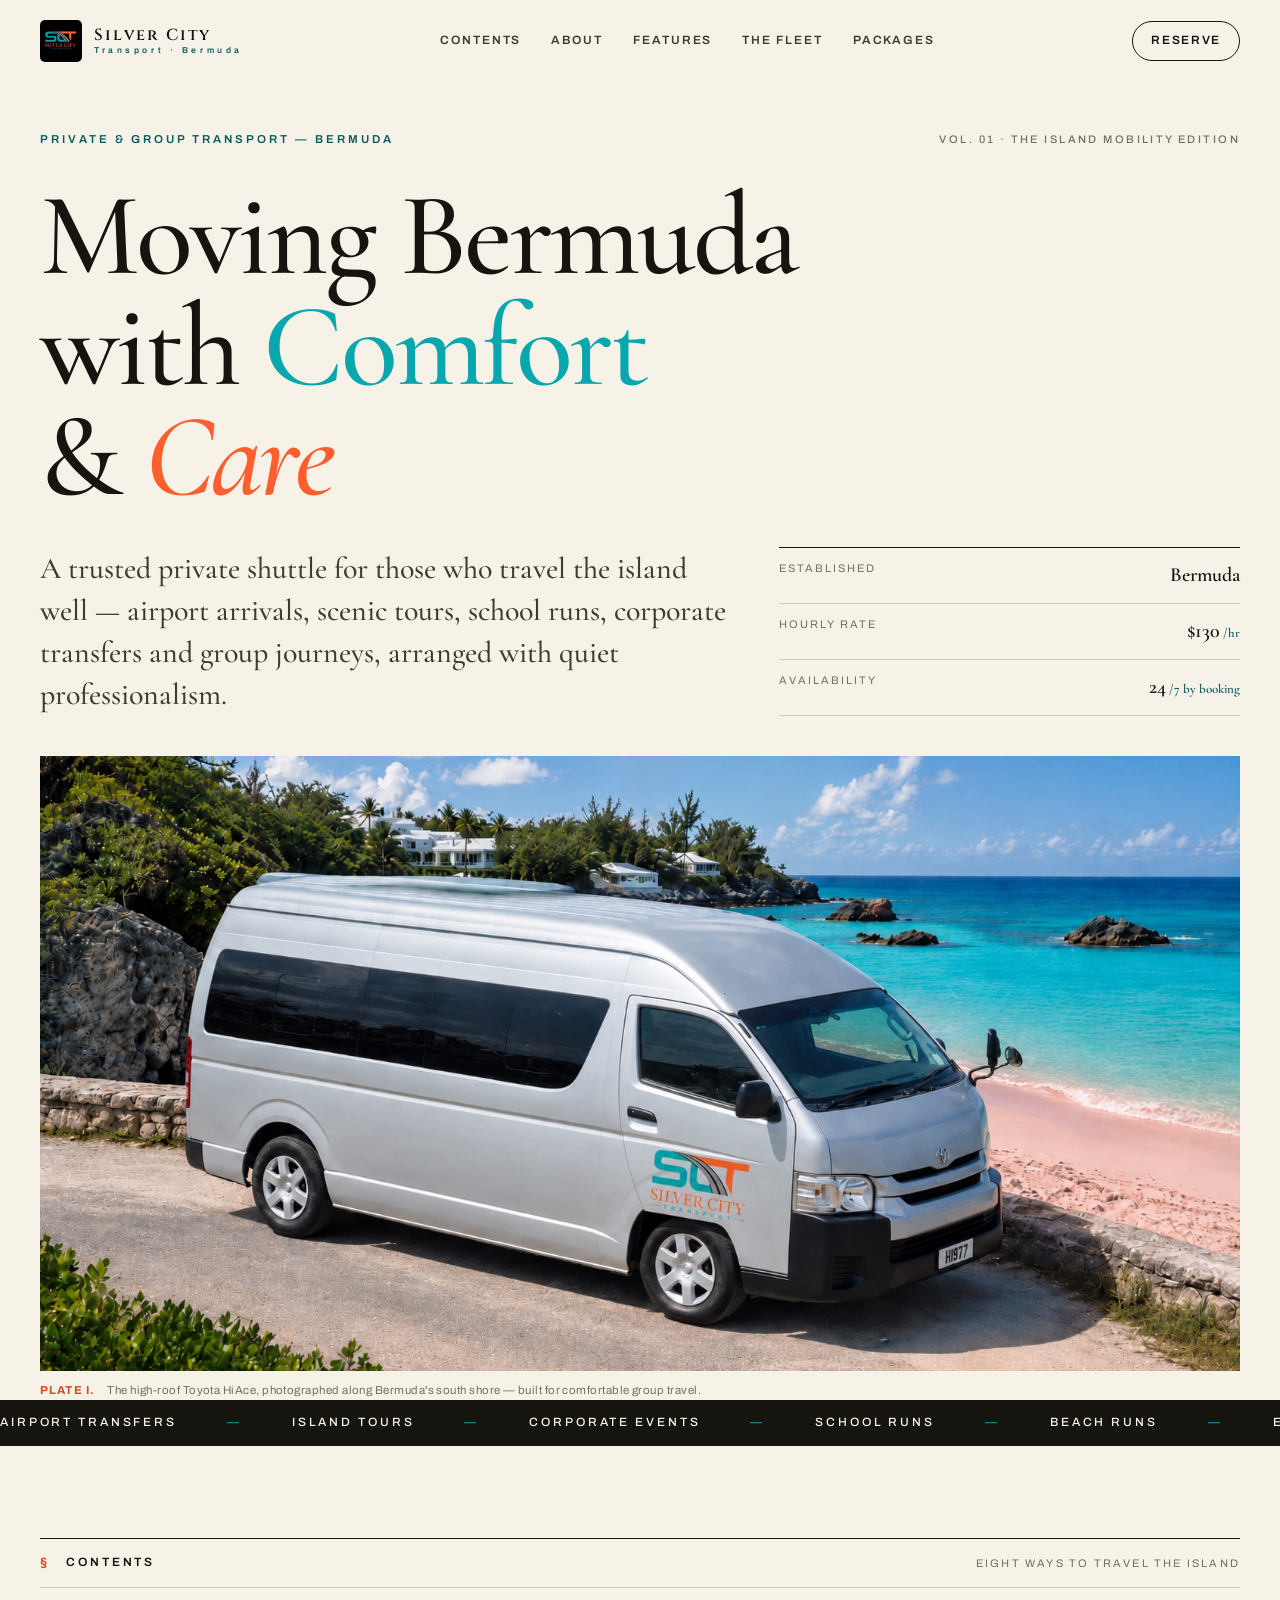
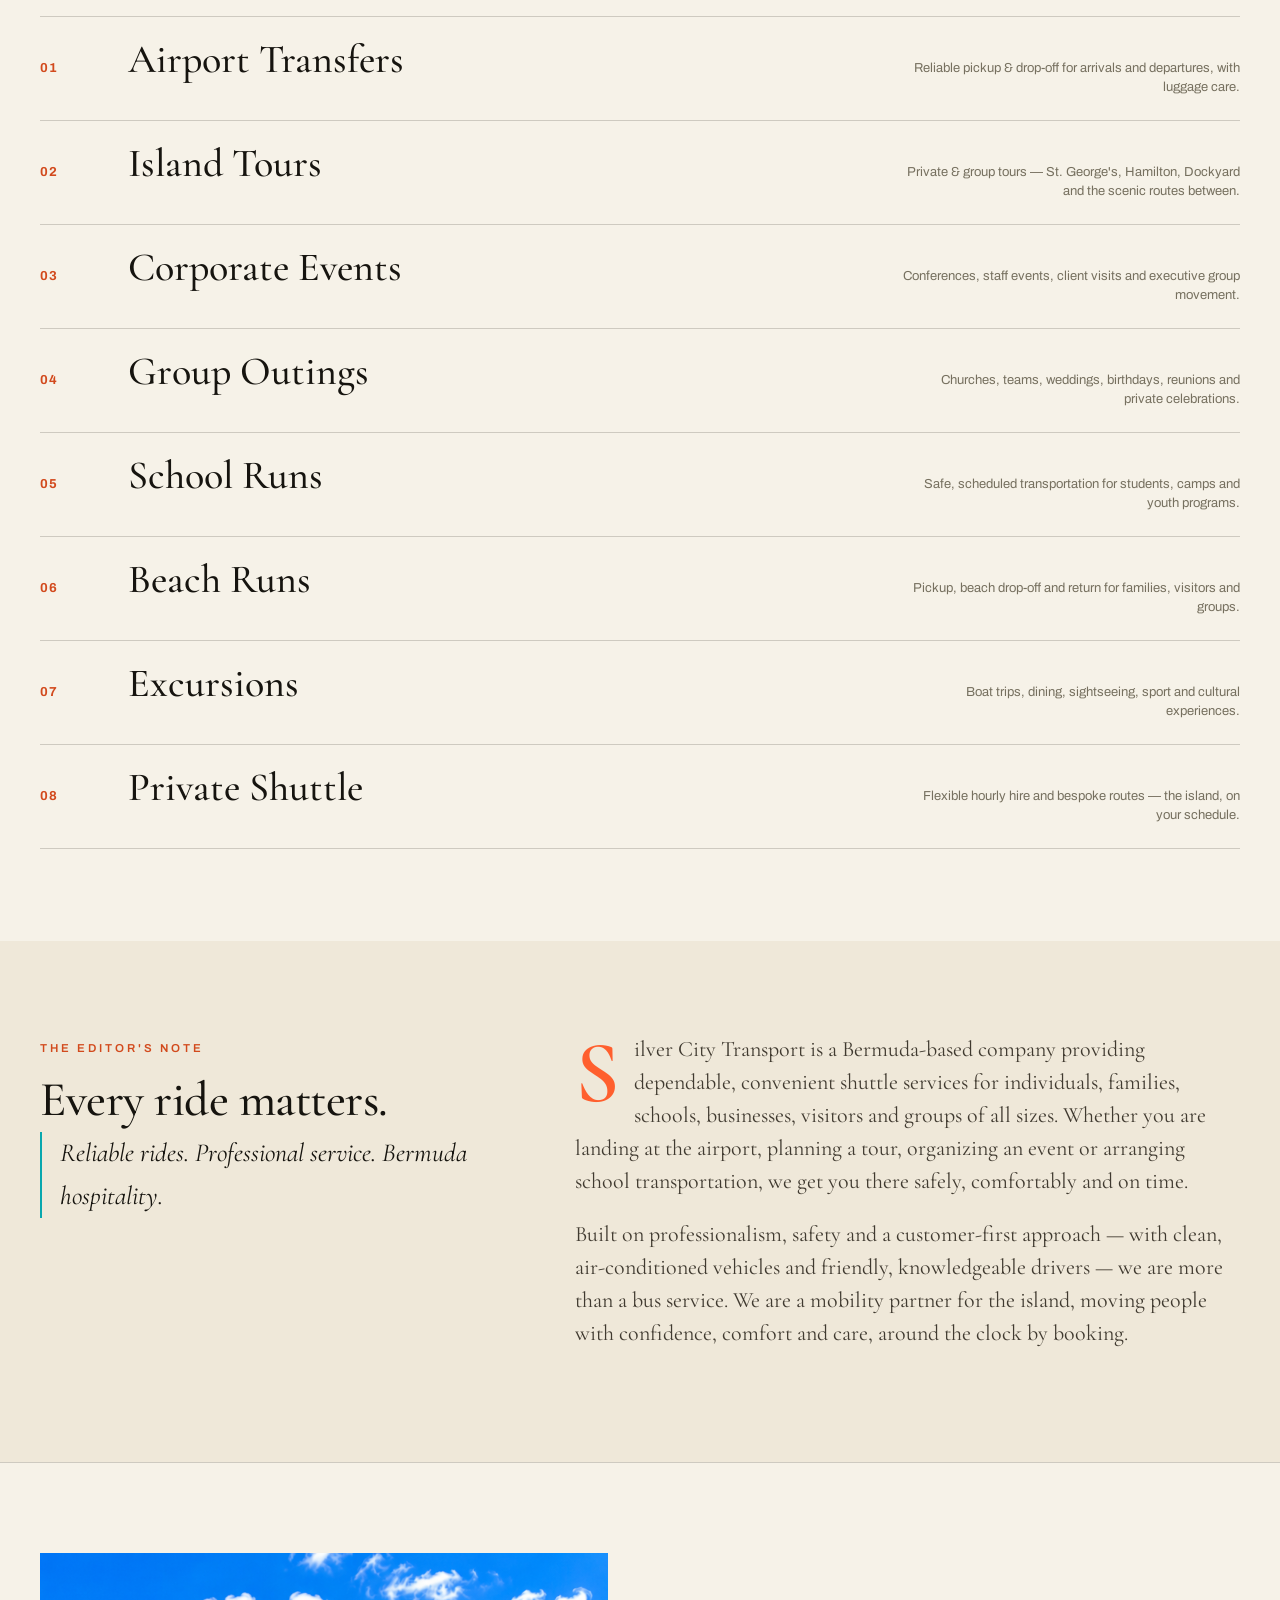
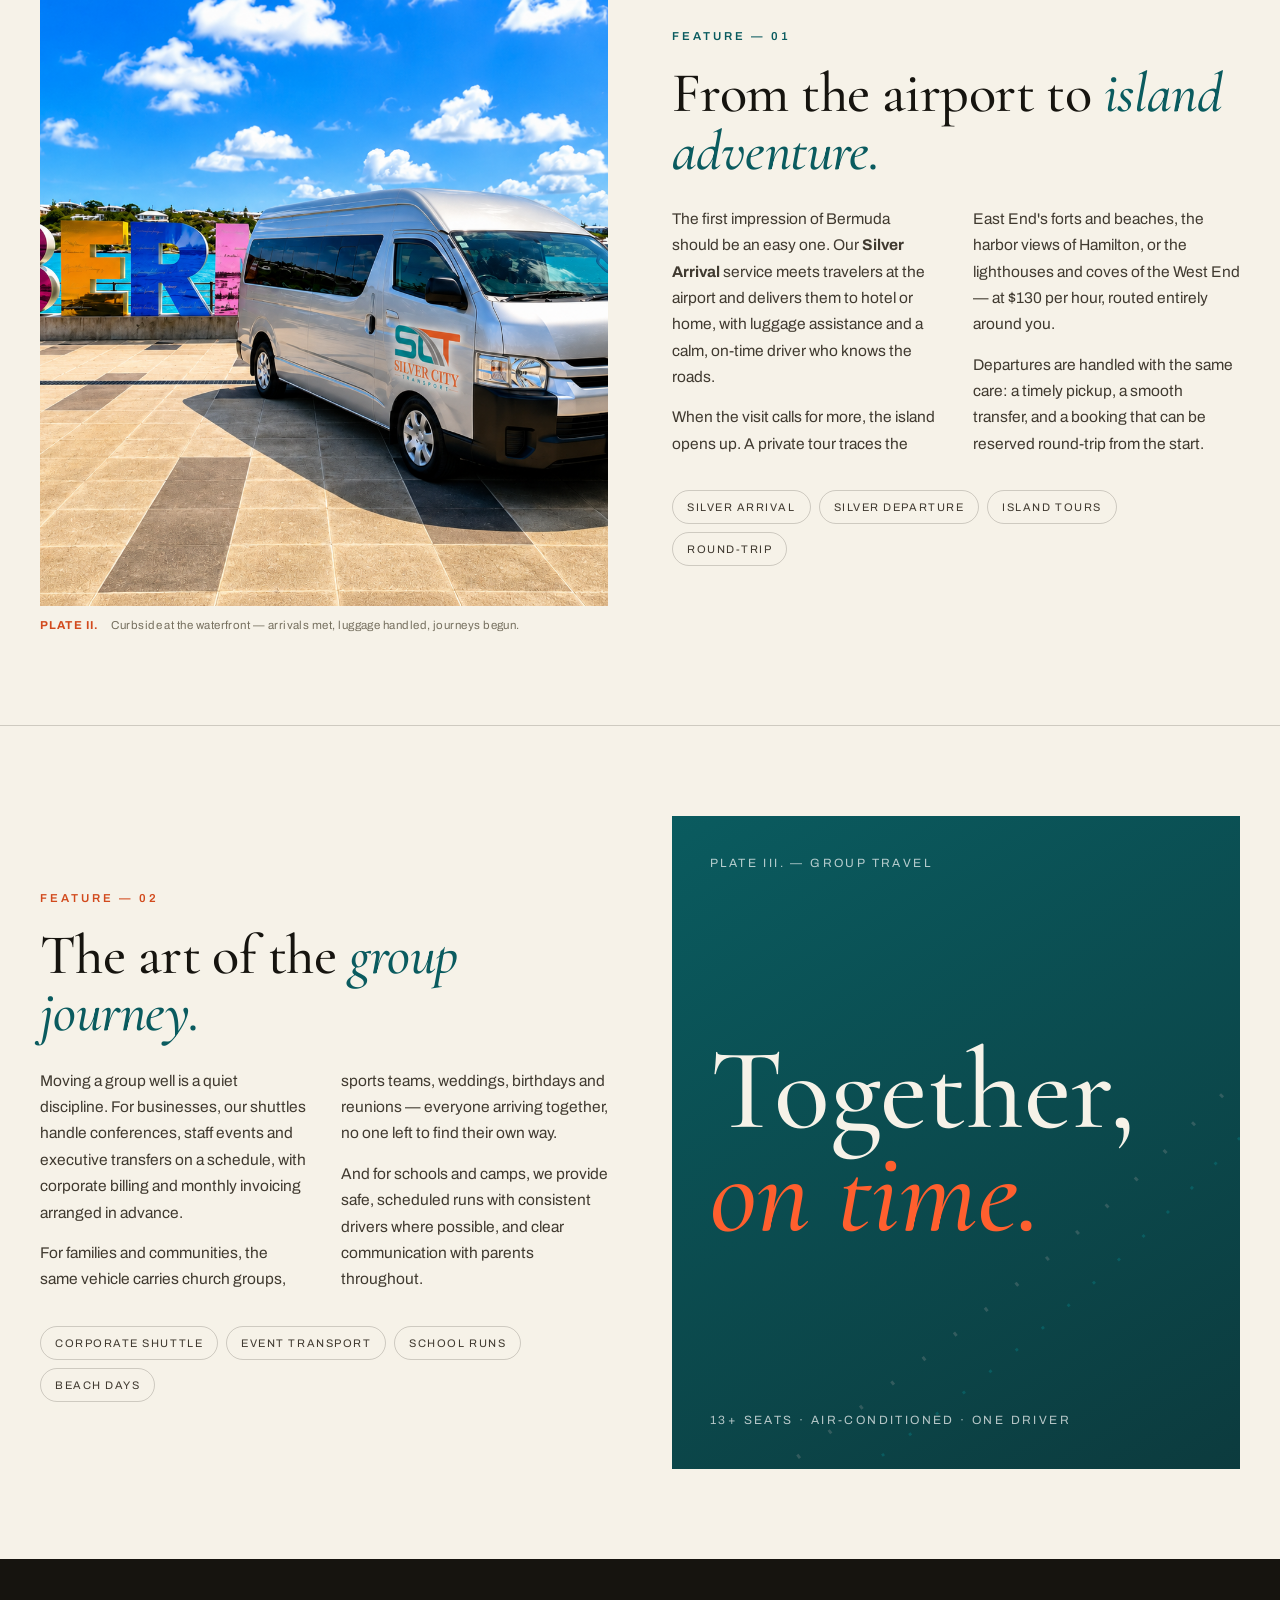
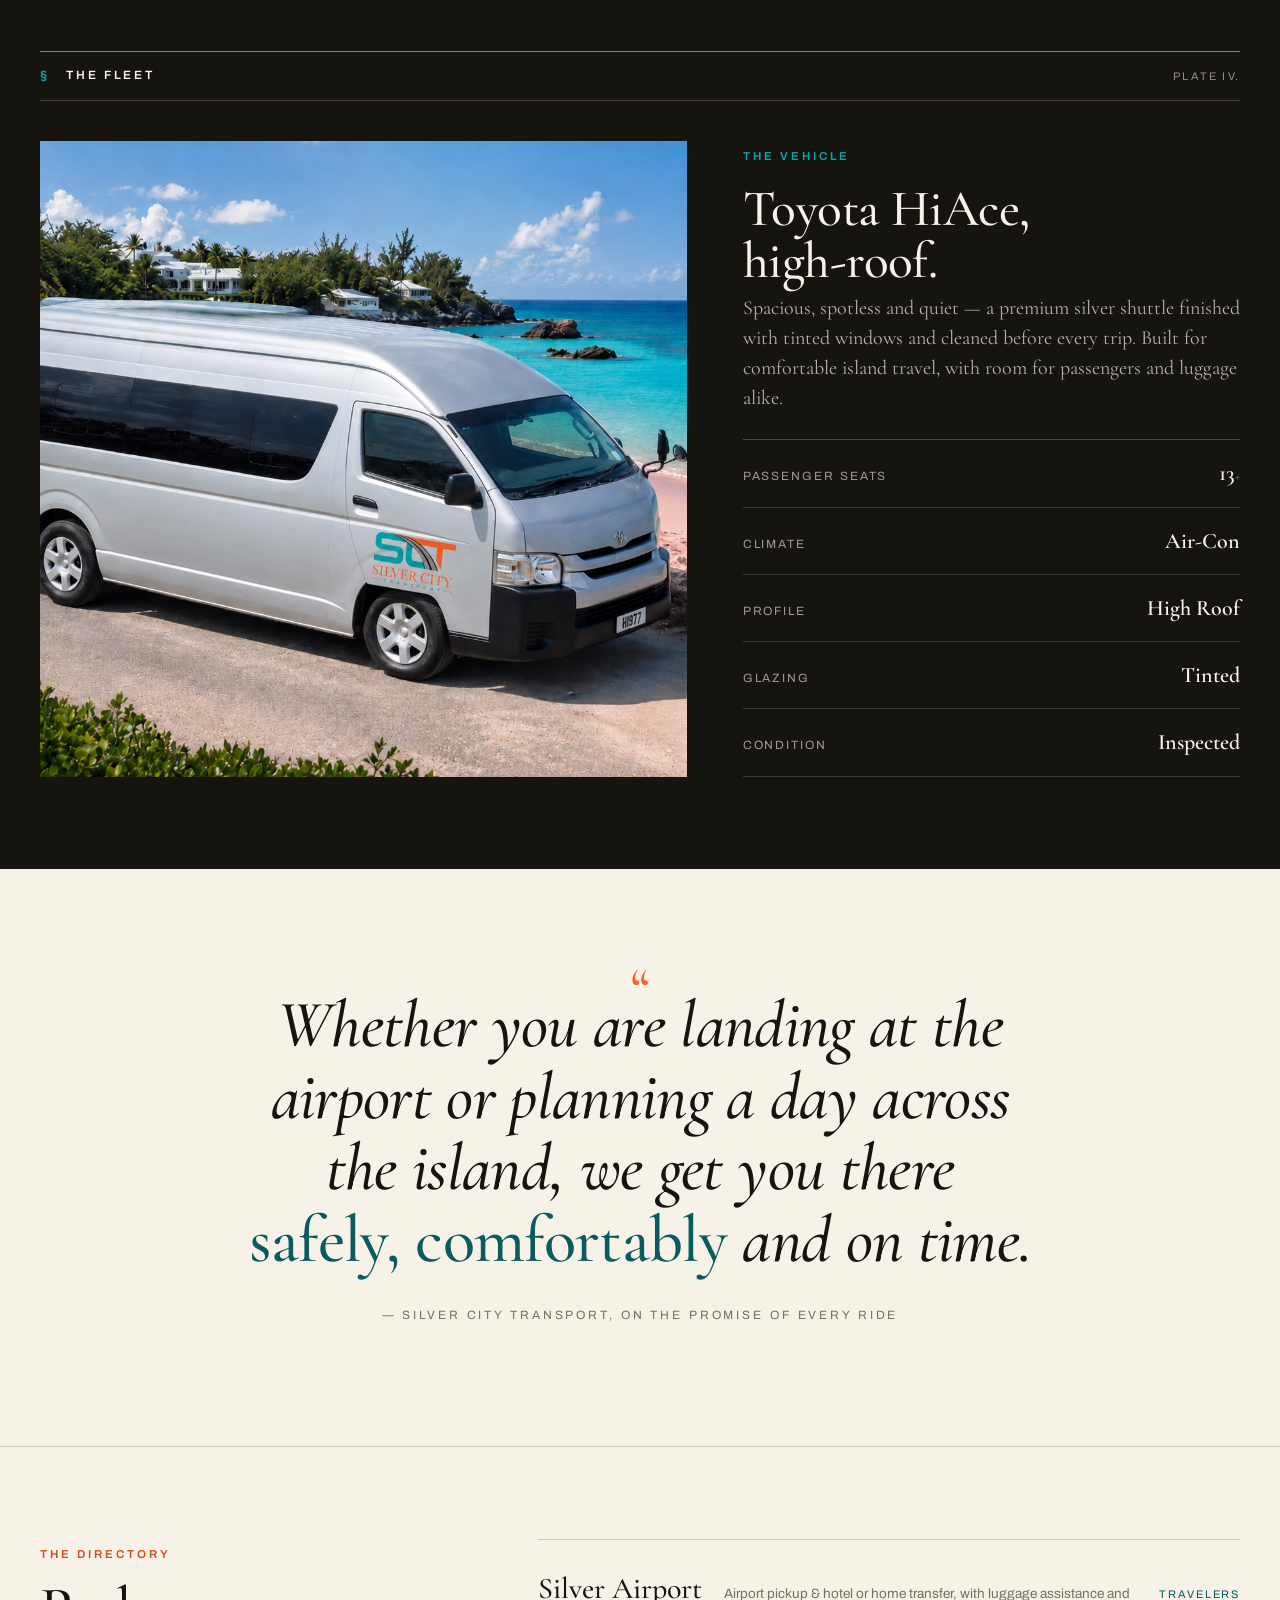
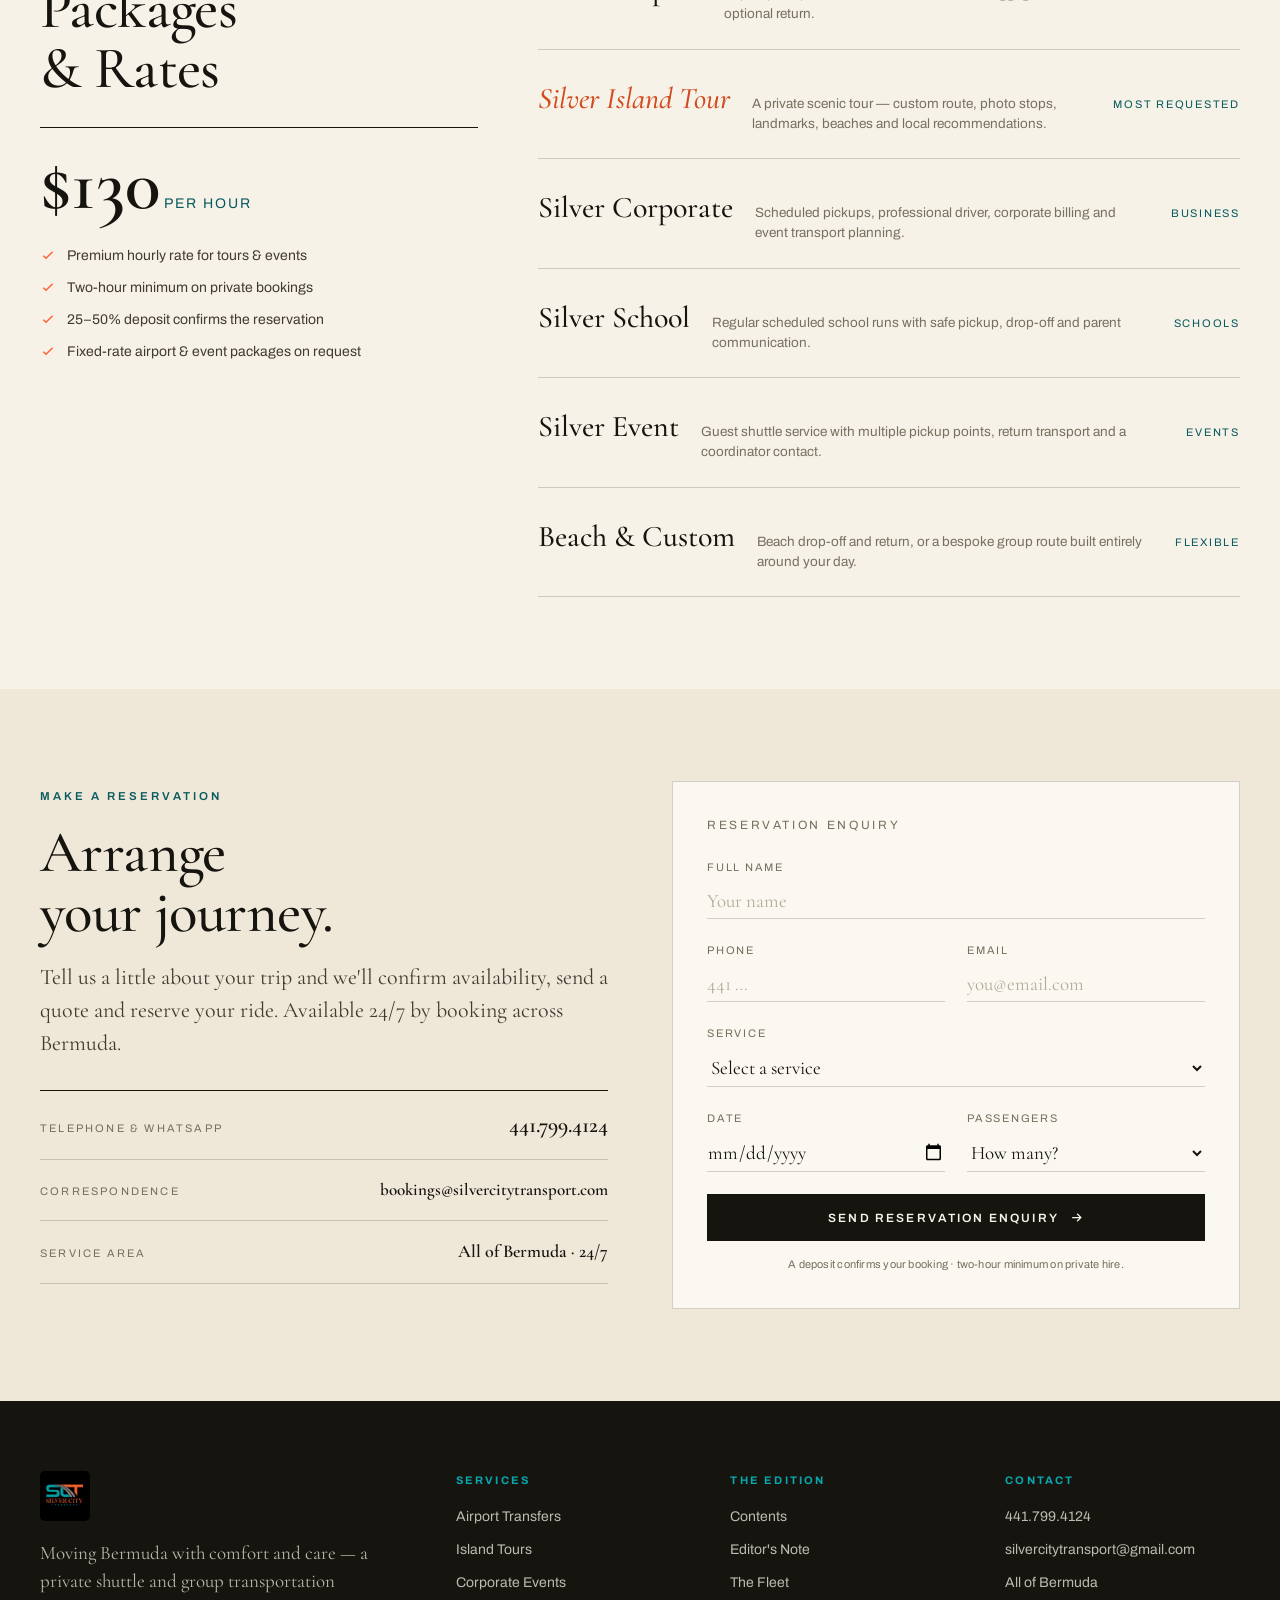
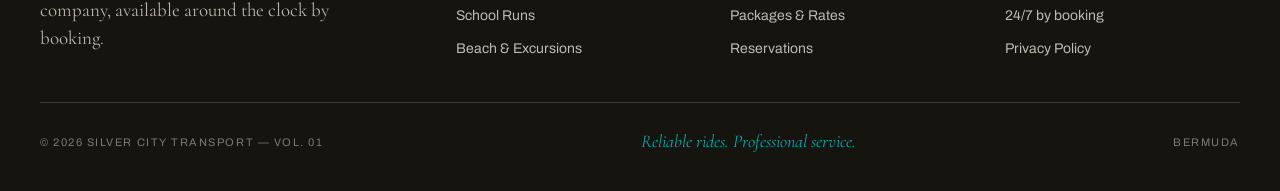
<file: site2.html>
<!DOCTYPE html>
<html lang="en">
<head>
<meta charset="UTF-8" />
<meta name="viewport" content="width=device-width, initial-scale=1.0" />
<title>Silver City Transport — The Island Mobility Edition</title>
<meta name="description" content="Silver City Transport — Bermuda's private shuttle and group transportation. An editorial look at airport runs, island tours, corporate events, school runs, excursions and beach runs. 24/7 by booking." />
<link rel="preconnect" href="https://fonts.googleapis.com" />
<link rel="preconnect" href="https://fonts.gstatic.com" crossorigin />
<link href="https://fonts.googleapis.com/css2?family=Cormorant+Garamond:ital,wght@0,500;0,600;1,500;1,600&family=Archivo:wght@400;500;600;700&family=Cinzel:wght@600&display=swap" rel="stylesheet" />
<link rel="stylesheet" href="site2.css" />
<script>document.documentElement.className += ' js';</script>
</head>
<body>

<!-- ============ MASTHEAD ============ -->
<header class="nav" id="nav">
  <div class="wrap nav-inner">
    <a href="#top" class="brand">
      <img src="assets/slt-logo.jpg" alt="Silver City Transport" />
      <span class="nm">Silver City<small>Transport · Bermuda</small></span>
    </a>
    <nav class="nav-links">
      <a href="#contents">Contents</a>
      <a href="#about">About</a>
      <a href="#features">Features</a>
      <a href="#fleet">The Fleet</a>
      <a href="#packages">Packages</a>
    </nav>
    <a href="#reserve" class="nav-resv">Reserve</a>
    <button class="hamburger" id="hamburger" aria-label="Menu"><span></span><span></span><span></span></button>
  </div>
</header>

<div class="mmenu" id="mmenu">
  <button class="mclose" id="mclose" aria-label="Close">&times;</button>
  <a href="#contents">Contents</a>
  <a href="#about">About</a>
  <a href="#features">Features</a>
  <a href="#fleet">The Fleet</a>
  <a href="#packages">Packages</a>
  <a href="#reserve">Reserve</a>
</div>

<!-- ============ COVER / HERO ============ -->
<section class="hero" id="top">
  <div class="wrap">
    <div class="hero-top">
      <span class="kicker">Private &amp; Group Transport — Bermuda</span>
      <span class="dateline">Vol. 01 · The Island Mobility Edition</span>
    </div>
    <h1 class="hero-title rv">Moving Bermuda<br />with <span class="teal">Comfort</span><br />&amp; <span class="coral">Care</span></h1>
    <div class="hero-sub-row">
      <p class="hero-dek rv">A trusted private shuttle for those who travel the island well — airport arrivals, scenic tours, school runs, corporate transfers and group journeys, arranged with quiet professionalism.</p>
      <dl class="hero-facts rv">
        <div class="f"><dt>Established</dt><dd>Bermuda</dd></div>
        <div class="f"><dt>Hourly Rate</dt><dd>$130<span class="u"> /hr</span></dd></div>
        <div class="f"><dt>Availability</dt><dd>24<span class="u"> /7 by booking</span></dd></div>
      </dl>
    </div>
    <figure class="hero-figure rv">
      <div class="img"><img src="assets/van-ocean.jpg" alt="A Silver City Transport shuttle on a Bermuda coastal road" /></div>
      <figcaption class="figcap"><span class="c-n">PLATE I.</span> The high-roof Toyota HiAce, photographed along Bermuda's south shore — built for comfortable group travel.</figcaption>
    </figure>
  </div>
</section>

<!-- ============ TICKER ============ -->
<div class="ticker" aria-hidden="true">
  <div class="track">
    <span>Airport Transfers <em>—</em> Island Tours <em>—</em> Corporate Events <em>—</em> School Runs <em>—</em> Beach Runs <em>—</em> Excursions <em>—</em> Group Outings <em>—</em> Private Shuttle <em>—</em></span>
    <span>Airport Transfers <em>—</em> Island Tours <em>—</em> Corporate Events <em>—</em> School Runs <em>—</em> Beach Runs <em>—</em> Excursions <em>—</em> Group Outings <em>—</em> Private Shuttle <em>—</em></span>
  </div>
</div>

<!-- ============ CONTENTS / INDEX ============ -->
<section class="sec" id="contents">
  <div class="wrap">
    <div class="label-row rv">
      <span class="n">§</span>
      <span class="t">Contents</span>
      <span class="meta">Eight Ways to Travel the Island</span>
    </div>
    <nav class="toc">
      <a href="#features" class="rv"><span class="num">01</span><span class="ttl">Airport Transfers</span><span class="dek">Reliable pickup &amp; drop-off for arrivals and departures, with luggage care.</span></a>
      <a href="#features" class="rv"><span class="num">02</span><span class="ttl">Island Tours</span><span class="dek">Private &amp; group tours — St. George's, Hamilton, Dockyard and the scenic routes between.</span></a>
      <a href="#features" class="rv"><span class="num">03</span><span class="ttl">Corporate Events</span><span class="dek">Conferences, staff events, client visits and executive group movement.</span></a>
      <a href="#features" class="rv"><span class="num">04</span><span class="ttl">Group Outings</span><span class="dek">Churches, teams, weddings, birthdays, reunions and private celebrations.</span></a>
      <a href="#features" class="rv"><span class="num">05</span><span class="ttl">School Runs</span><span class="dek">Safe, scheduled transportation for students, camps and youth programs.</span></a>
      <a href="#features" class="rv"><span class="num">06</span><span class="ttl">Beach Runs</span><span class="dek">Pickup, beach drop-off and return for families, visitors and groups.</span></a>
      <a href="#features" class="rv"><span class="num">07</span><span class="ttl">Excursions</span><span class="dek">Boat trips, dining, sightseeing, sport and cultural experiences.</span></a>
      <a href="#reserve" class="rv"><span class="num">08</span><span class="ttl">Private Shuttle</span><span class="dek">Flexible hourly hire and bespoke routes — the island, on your schedule.</span></a>
    </nav>
  </div>
</section>

<!-- ============ LEDE / ABOUT ============ -->
<section class="sec lede" id="about">
  <div class="wrap inner">
    <div class="rv">
      <span class="kicker coral">The Editor's Note</span>
      <h2 style="margin-top:14px;">Every ride matters.</h2>
      <p class="promise rv">Reliable rides. Professional service. Bermuda hospitality.</p>
    </div>
    <div class="body rv">
      <p>Silver City Transport is a Bermuda-based company providing dependable, convenient shuttle services for individuals, families, schools, businesses, visitors and groups of all sizes. Whether you are landing at the airport, planning a tour, organizing an event or arranging school transportation, we get you there safely, comfortably and on time.</p>
      <p>Built on professionalism, safety and a customer-first approach — with clean, air-conditioned vehicles and friendly, knowledgeable drivers — we are more than a bus service. We are a mobility partner for the island, moving people with confidence, comfort and care, around the clock by booking.</p>
    </div>
  </div>
</section>

<!-- ============ FEATURES ============ -->
<div id="features"></div>

<section class="feature">
  <div class="wrap inner">
    <figure class="fig rv">
      <div class="img"><img src="assets/van-bermuda.jpg" alt="Silver City Transport shuttle at the Bermuda waterfront" /></div>
      <figcaption class="figcap"><span class="c-n">PLATE II.</span> Curbside at the waterfront — arrivals met, luggage handled, journeys begun.</figcaption>
    </figure>
    <div class="copy rv">
      <span class="kicker">Feature — 01</span>
      <h3>From the airport to <span class="it">island adventure.</span></h3>
      <div class="cols">
        <p>The first impression of Bermuda should be an easy one. Our <strong>Silver Arrival</strong> service meets travelers at the airport and delivers them to hotel or home, with luggage assistance and a calm, on-time driver who knows the roads.</p>
        <p>When the visit calls for more, the island opens up. A private tour traces the East End's forts and beaches, the harbor views of Hamilton, or the lighthouses and coves of the West End — at $130 per hour, routed entirely around you.</p>
        <p>Departures are handled with the same care: a timely pickup, a smooth transfer, and a booking that can be reserved round-trip from the start.</p>
      </div>
      <div class="tags"><span>Silver Arrival</span><span>Silver Departure</span><span>Island Tours</span><span>Round-Trip</span></div>
    </div>
  </div>
</section>

<section class="feature rev">
  <div class="wrap inner">
    <div class="fig rv">
      <div class="colorfield">
        <svg class="road" viewBox="0 0 400 600" preserveAspectRatio="none" aria-hidden="true">
          <path d="M-40 560 C 160 380, 240 360, 460 120" fill="none" stroke="#9B9B9B" stroke-width="3" stroke-dasharray="2 26" opacity=".55"/>
          <path d="M-40 600 C 170 420, 250 400, 460 160" fill="none" stroke="#08A7AE" stroke-width="2" stroke-dasharray="2 22" opacity=".5"/>
        </svg>
        <span class="lbl">Plate III. — Group Travel</span>
        <div class="big">Together,<br /><span style="color:var(--coral);font-style:italic;">on time.</span></div>
        <span class="lbl">13+ Seats · Air-Conditioned · One Driver</span>
      </div>
    </div>
    <div class="copy rv">
      <span class="kicker coral">Feature — 02</span>
      <h3>The art of the <span class="it">group journey.</span></h3>
      <div class="cols">
        <p>Moving a group well is a quiet discipline. For businesses, our shuttles handle conferences, staff events and executive transfers on a schedule, with corporate billing and monthly invoicing arranged in advance.</p>
        <p>For families and communities, the same vehicle carries church groups, sports teams, weddings, birthdays and reunions — everyone arriving together, no one left to find their own way.</p>
        <p>And for schools and camps, we provide safe, scheduled runs with consistent drivers where possible, and clear communication with parents throughout.</p>
      </div>
      <div class="tags"><span>Corporate Shuttle</span><span>Event Transport</span><span>School Runs</span><span>Beach Days</span></div>
    </div>
  </div>
</section>

<!-- ============ THE FLEET ============ -->
<section class="sec fleet" id="fleet">
  <div class="wrap">
    <div class="label-row rv" style="border-top-color:rgba(246,242,232,.5);border-bottom-color:rgba(246,242,232,.2);">
      <span class="n" style="color:var(--teal);">§</span>
      <span class="t">The Fleet</span>
      <span class="meta" style="color:rgba(246,242,232,.55);">Plate IV.</span>
    </div>
    <div class="inner" style="margin-top:40px;">
      <figure class="fig rv"><div class="img"><img src="assets/van-ocean.jpg" alt="Toyota HiAce high-roof shuttle" /></div></figure>
      <div class="side rv">
        <span class="kicker">The Vehicle</span>
        <h3>Toyota HiAce,<br />high-roof.</h3>
        <p class="intro">Spacious, spotless and quiet — a premium silver shuttle finished with tinted windows and cleaned before every trip. Built for comfortable island travel, with room for passengers and luggage alike.</p>
        <dl class="spec-list">
          <div class="s"><dt>Passenger Seats</dt><dd>13<span class="u">+</span></dd></div>
          <div class="s"><dt>Climate</dt><dd>Air-Con</dd></div>
          <div class="s"><dt>Profile</dt><dd>High Roof</dd></div>
          <div class="s"><dt>Glazing</dt><dd>Tinted</dd></div>
          <div class="s"><dt>Condition</dt><dd>Inspected</dd></div>
        </dl>
      </div>
    </div>
  </div>
</section>

<!-- ============ PULL QUOTE ============ -->
<section class="pull">
  <div class="wrap rv">
    <div class="mk">“</div>
    <blockquote>Whether you are landing at the airport or planning a day across the island, we get you there <span class="teal">safely, comfortably</span> and on time.</blockquote>
    <cite>— Silver City Transport, on the promise of every ride</cite>
  </div>
</section>

<!-- ============ PACKAGES PRICE LIST ============ -->
<section class="sec price" id="packages">
  <div class="wrap inner">
    <div class="left rv">
      <span class="kicker coral">The Directory</span>
      <h2 style="margin-top:12px;">Packages<br />&amp; Rates</h2>
      <div class="rate">
        <b>$130</b> <span class="per">per hour</span>
      </div>
      <div class="terms">
        <div><svg viewBox="0 0 24 24" fill="none" stroke="currentColor" stroke-width="2"><path d="M5 13l4 4L19 7"/></svg> Premium hourly rate for tours &amp; events</div>
        <div><svg viewBox="0 0 24 24" fill="none" stroke="currentColor" stroke-width="2"><path d="M5 13l4 4L19 7"/></svg> Two-hour minimum on private bookings</div>
        <div><svg viewBox="0 0 24 24" fill="none" stroke="currentColor" stroke-width="2"><path d="M5 13l4 4L19 7"/></svg> 25–50% deposit confirms the reservation</div>
        <div><svg viewBox="0 0 24 24" fill="none" stroke="currentColor" stroke-width="2"><path d="M5 13l4 4L19 7"/></svg> Fixed-rate airport &amp; event packages on request</div>
      </div>
    </div>
    <div class="plist">
      <div class="p rv"><span class="nm">Silver Airport</span><span class="ds">Airport pickup &amp; hotel or home transfer, with luggage assistance and optional return.</span><span class="tg">Travelers</span></div>
      <div class="p feat rv"><span class="nm">Silver Island Tour</span><span class="ds">A private scenic tour — custom route, photo stops, landmarks, beaches and local recommendations.</span><span class="tg">Most Requested</span></div>
      <div class="p rv"><span class="nm">Silver Corporate</span><span class="ds">Scheduled pickups, professional driver, corporate billing and event transport planning.</span><span class="tg">Business</span></div>
      <div class="p rv"><span class="nm">Silver School</span><span class="ds">Regular scheduled school runs with safe pickup, drop-off and parent communication.</span><span class="tg">Schools</span></div>
      <div class="p rv"><span class="nm">Silver Event</span><span class="ds">Guest shuttle service with multiple pickup points, return transport and a coordinator contact.</span><span class="tg">Events</span></div>
      <div class="p rv"><span class="nm">Beach &amp; Custom</span><span class="ds">Beach drop-off and return, or a bespoke group route built entirely around your day.</span><span class="tg">Flexible</span></div>
    </div>
  </div>
</section>

<!-- ============ RESERVATIONS ============ -->
<section class="sec resv" id="reserve">
  <div class="wrap inner">
    <div class="rv">
      <span class="kicker">Make a Reservation</span>
      <h2 style="margin-top:14px;">Arrange<br />your journey.</h2>
      <p class="dek">Tell us a little about your trip and we'll confirm availability, send a quote and reserve your ride. Available 24/7 by booking across Bermuda.</p>
      <div class="lines">
        <a href="tel:+14417994124"><span class="k">Telephone &amp; WhatsApp</span><span class="v">441.799.4124</span></a>
        <a href="mailto:bookings@silvercitytransport.com"><span class="k">Correspondence</span><span class="v" style="font-size:17px;">bookings@silvercitytransport.com</span></a>
        <a href="#top"><span class="k">Service Area</span><span class="v" style="font-size:18px;">All of Bermuda · 24/7</span></a>
      </div>
    </div>
    <form class="rform rv" id="rform" novalidate>
      <input type="hidden" name="_subject" value="New Reservation Enquiry — Silver City Transport" />
      <input type="text" name="_gotcha" style="display:none" tabindex="-1" autocomplete="off" />
      <div id="rfields">
        <div class="ttl">Reservation Enquiry</div>
        <div class="fld"><label for="r-name">Full Name</label><input id="r-name" name="name" type="text" placeholder="Your name" required /></div>
        <div class="fld two">
          <div><label for="r-phone">Phone</label><input id="r-phone" name="phone" type="tel" placeholder="441 …" required /></div>
          <div><label for="r-email">Email</label><input id="r-email" name="email" type="email" placeholder="you@email.com" required /></div>
        </div>
        <div class="fld"><label for="r-service">Service</label>
          <select id="r-service" name="service" required>
            <option value="" disabled selected>Select a service</option>
            <option>Airport Transfer</option><option>Island Tour</option><option>Corporate Event</option>
            <option>Group Outing</option><option>School Run</option><option>Beach Run</option>
            <option>Excursion</option><option>Private / Custom Shuttle</option>
          </select>
        </div>
        <div class="fld two">
          <div><label for="r-date">Date</label><input id="r-date" name="date" type="date" required /></div>
          <div><label for="r-pax">Passengers</label>
            <select id="r-pax" name="passengers" required>
              <option value="" disabled selected>How many?</option>
              <option>1–3</option><option>4–6</option><option>7–10</option><option>11–13</option><option>14+</option>
            </select>
          </div>
        </div>
        <button type="submit" class="submit">Send Reservation Enquiry
          <svg viewBox="0 0 24 24" fill="none" stroke="currentColor" stroke-width="2"><path d="M5 12h14M13 6l6 6-6 6"/></svg>
        </button>
        <p class="note">A deposit confirms your booking · two-hour minimum on private hire.</p>
      </div>
      <div class="done" id="rdone">
        <div class="mk">✓</div>
        <h4>Enquiry received.</h4>
        <p>Thank you — we'll be in touch shortly to confirm your date, time and quote. For anything urgent, call 441.799.4124.</p>
      </div>
    </form>
  </div>
</section>

<!-- ============ COLOPHON ============ -->
<footer class="colophon">
  <div class="wrap">
    <div class="top">
      <div>
        <a href="#top" class="brand"><img src="assets/slt-logo.jpg" alt="Silver City Transport" /></a>
        <p class="about">Moving Bermuda with comfort and care — a private shuttle and group transportation company, available around the clock by booking.</p>
      </div>
      <div>
        <h5>Services</h5>
        <ul>
          <li><a href="#features">Airport Transfers</a></li>
          <li><a href="#features">Island Tours</a></li>
          <li><a href="#features">Corporate Events</a></li>
          <li><a href="#features">School Runs</a></li>
          <li><a href="#packages">Beach &amp; Excursions</a></li>
        </ul>
      </div>
      <div>
        <h5>The Edition</h5>
        <ul>
          <li><a href="#contents">Contents</a></li>
          <li><a href="#about">Editor's Note</a></li>
          <li><a href="#fleet">The Fleet</a></li>
          <li><a href="#packages">Packages &amp; Rates</a></li>
          <li><a href="#reserve">Reservations</a></li>
        </ul>
      </div>
      <div>
        <h5>Contact</h5>
        <ul>
          <li>441.799.4124</li>
          <li>silvercitytransport@gmail.com</li>
          <li>All of Bermuda</li>
          <li>24/7 by booking</li>
          <li><a href="privacy.html" style="color:inherit;">Privacy Policy</a></li>
        </ul>
      </div>
    </div>
    <div class="colo-bottom">
      <span>© 2026 Silver City Transport — Vol. 01</span>
      <span class="tag">Reliable rides. Professional service.</span>
      <span>Bermuda</span>
    </div>
  </div>
</footer>

<script src="site2.js"></script>
</body>
</html>
</file>
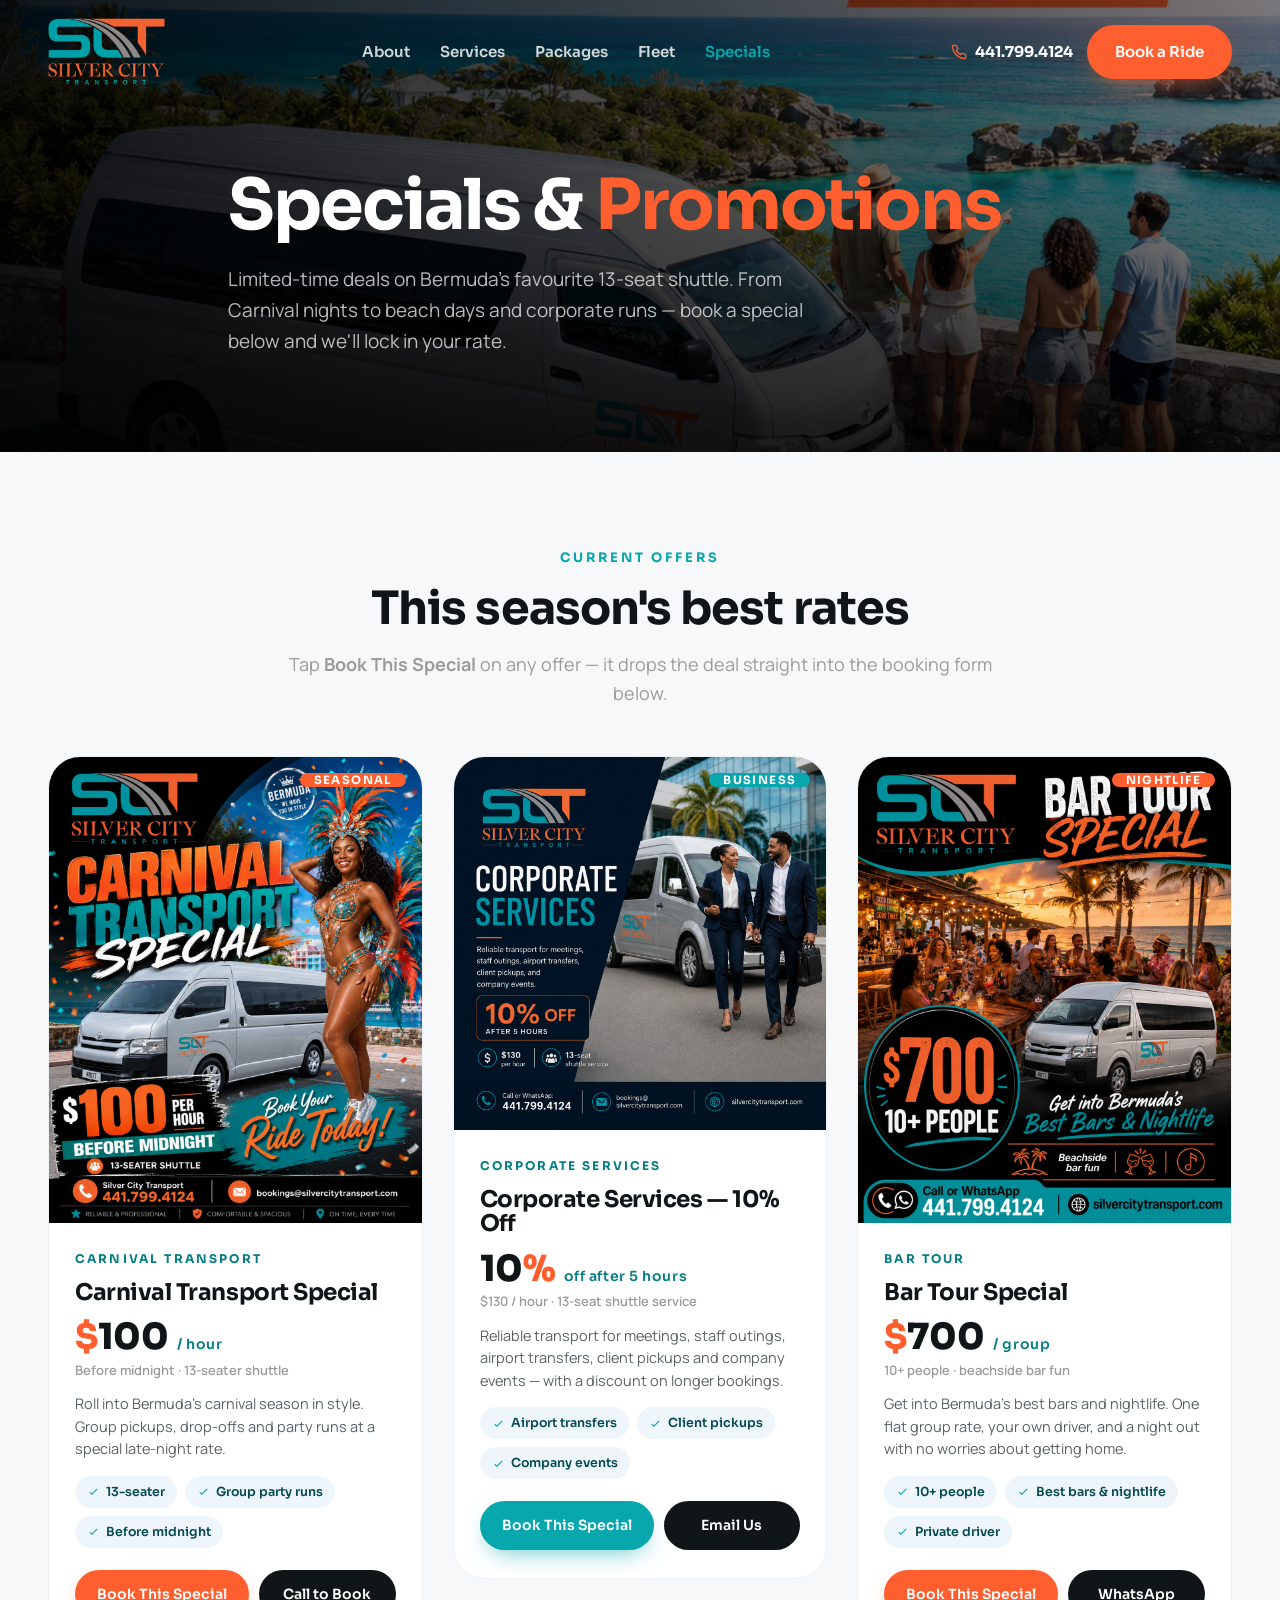
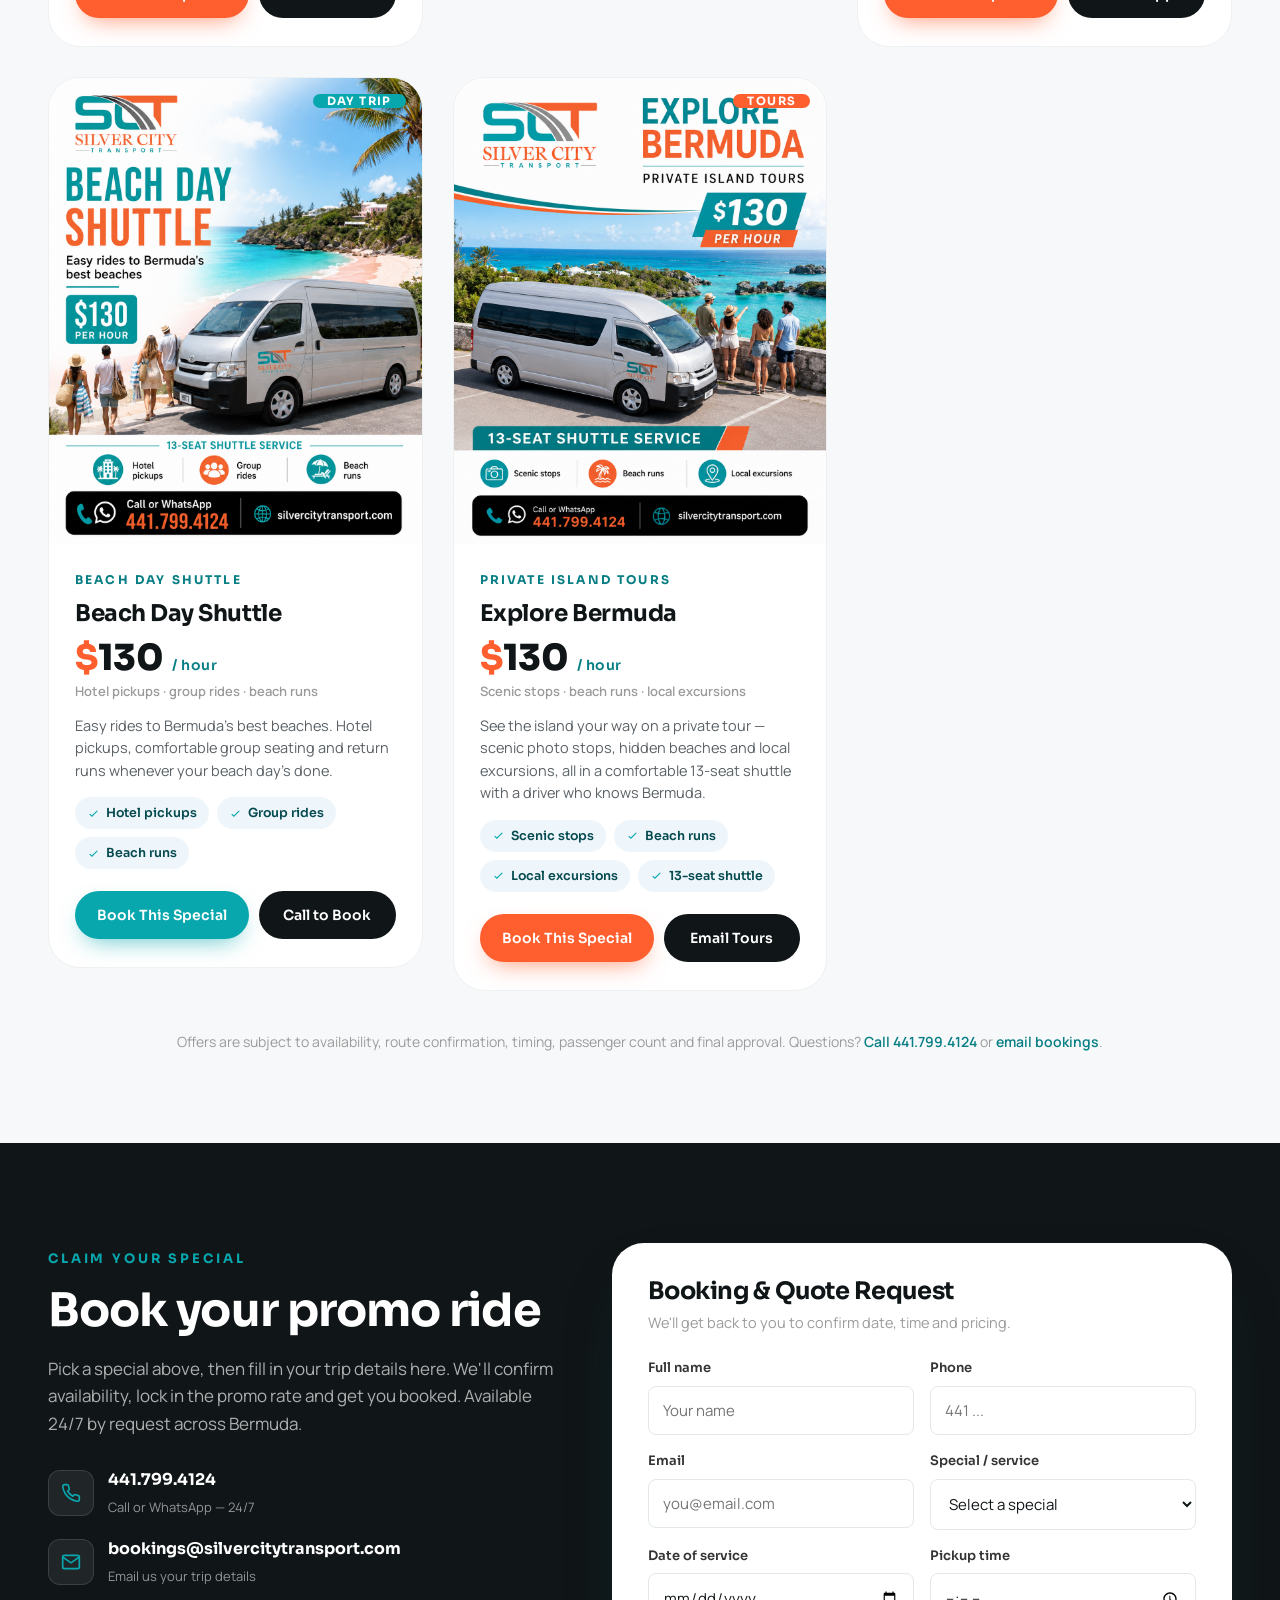
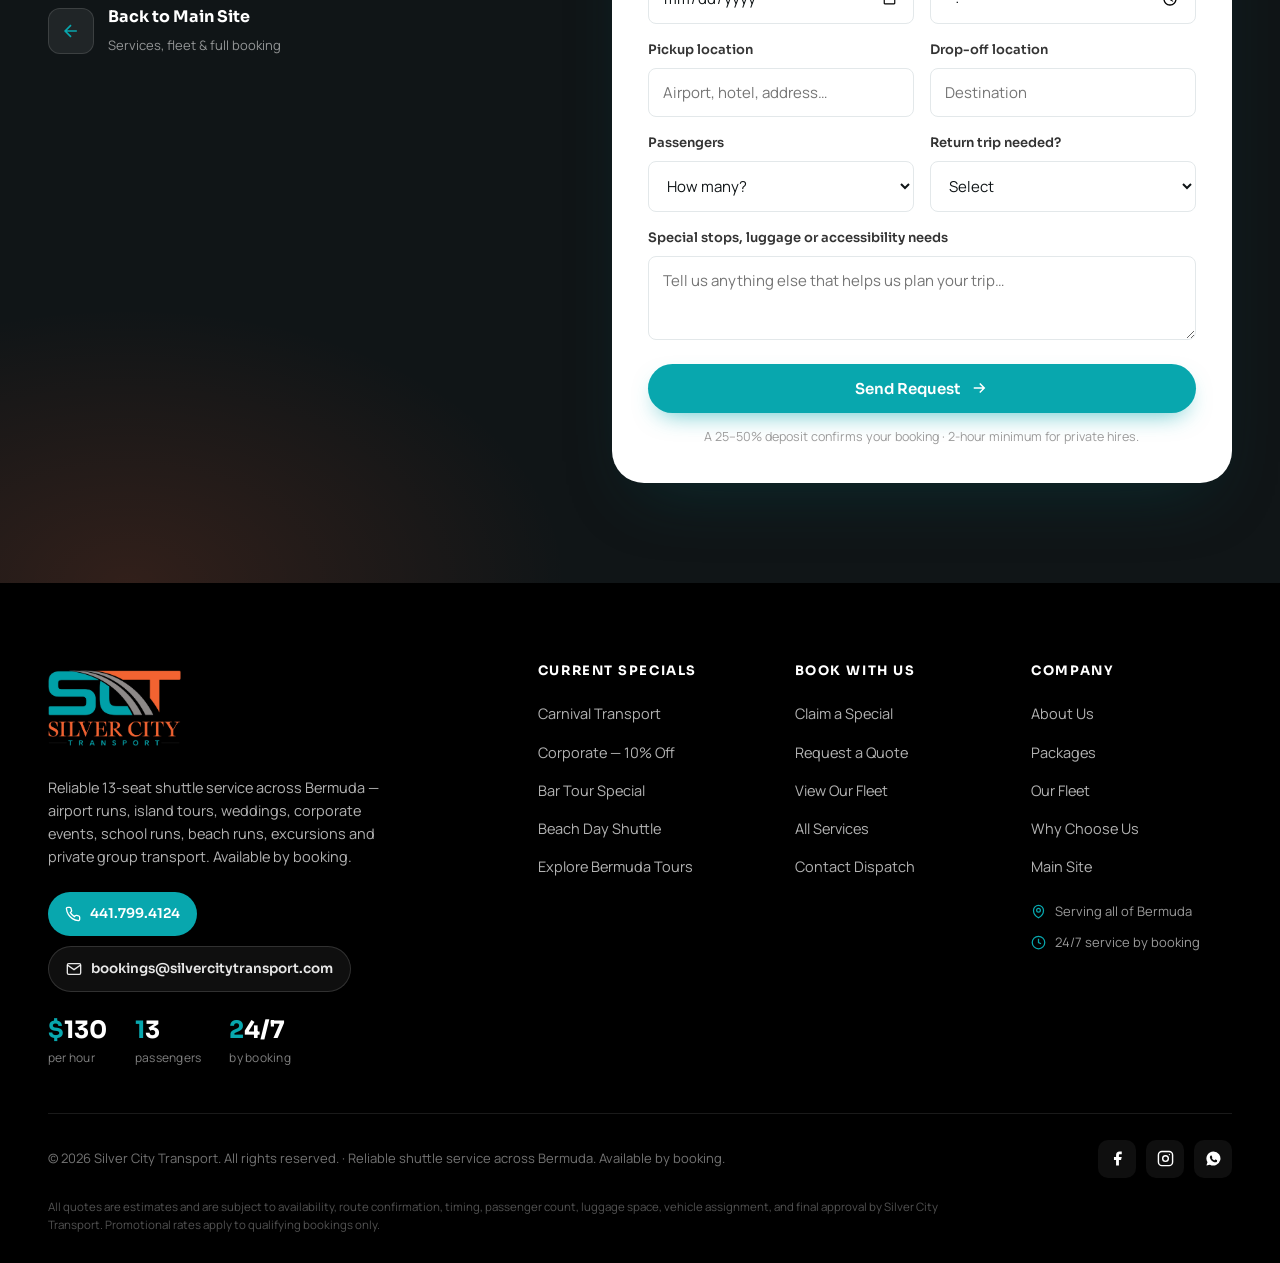
<file: project/Promotions.html>
<!DOCTYPE html>
<html lang="en">
<head>
<meta charset="UTF-8" />
<meta name="viewport" content="width=device-width, initial-scale=1.0" />
<title>Specials &amp; Promotions — Silver City Transport</title>
<meta name="description" content="Ongoing promotions and special offers from Silver City Transport — Carnival transport, corporate discounts, bar tours, beach day shuttles and private island tours across Bermuda." />
<link rel="preconnect" href="https://fonts.googleapis.com" />
<link rel="preconnect" href="https://fonts.gstatic.com" crossorigin />
<link href="https://fonts.googleapis.com/css2?family=Sora:wght@400;500;600;700;800&family=Manrope:wght@400;500;600;700&family=Cinzel:wght@500;600&display=swap" rel="stylesheet" />
<link rel="stylesheet" href="styles.css" />
<script>document.documentElement.className += ' js';</script>
</head>
<body>

<!-- ============ NAV ============ -->
<header class="nav scrolled" id="nav">
  <div class="wrap nav-inner">
    <a href="Silver City Transport.html" class="brand">
      <img src="assets/slt-logo.png" alt="Silver City Transport logo" />
    </a>
    <nav class="nav-links">
      <a href="Silver City Transport.html#about">About</a>
      <a href="Silver City Transport.html#services">Services</a>
      <a href="Silver City Transport.html#packages">Packages</a>
      <a href="Silver City Transport.html#fleet">Fleet</a>
      <a href="Promotions.html" style="color:var(--teal);">Specials</a>
    </nav>
    <div class="nav-cta">
      <a href="tel:+14417994124" class="nav-phone">
        <svg viewBox="0 0 24 24" fill="none" stroke="currentColor" stroke-width="2"><path d="M22 16.92v3a2 2 0 0 1-2.18 2 19.79 19.79 0 0 1-8.63-3.07 19.5 19.5 0 0 1-6-6 19.79 19.79 0 0 1-3.07-8.67A2 2 0 0 1 4.11 2h3a2 2 0 0 1 2 1.72c.13.96.36 1.9.7 2.81a2 2 0 0 1-.45 2.11L8.09 9.91a16 16 0 0 0 6 6l1.27-1.27a2 2 0 0 1 2.11-.45c.91.34 1.85.57 2.81.7A2 2 0 0 1 22 16.92z"/></svg>
        441.799.4124
      </a>
      <a href="#book" class="btn btn-coral">Book a Ride</a>
    </div>
    <button class="hamburger" id="hamburger" aria-label="Menu">
      <span></span><span></span><span></span>
    </button>
  </div>
</header>

<!-- ============ MOBILE MENU ============ -->
<div class="mobile-menu" id="mobileMenu">
  <button class="mobile-close" id="mobileClose" aria-label="Close">&times;</button>
  <a href="Silver City Transport.html#about">About</a>
  <a href="Silver City Transport.html#services">Services</a>
  <a href="Silver City Transport.html#packages">Packages</a>
  <a href="Silver City Transport.html#fleet">Fleet</a>
  <a href="Promotions.html">Specials</a>
  <a href="#book" class="btn btn-coral">Book a Ride</a>
</div>

<!-- ============ PROMO HERO ============ -->
<section class="promo-hero" id="top">
  <video class="promo-hero-video" autoplay muted loop playsinline preload="auto" poster="assets/promo-explore.png">
    <source src="assets/promo-hero.mp4" type="video/mp4" />
  </video>
  <div class="promo-hero-scrim"></div>
  <div class="wrap">
    <h1>Specials &amp; <span class="coral">Promotions</span></h1>
    <p>Limited-time deals on Bermuda's favourite 13-seat shuttle. From Carnival nights to beach days and corporate runs — book a special below and we'll lock in your rate.</p>
  </div>
</section>

<!-- ============ PROMOS ============ -->
<section class="promos" id="offers">
  <div class="wrap">
    <div class="section-head center reveal" style="margin-bottom:48px;">
      <span class="eyebrow">Current Offers</span>
      <h2 style="font-size:clamp(30px,4vw,46px);margin-top:14px;">This season's best rates</h2>
      <p>Tap <strong>Book This Special</strong> on any offer — it drops the deal straight into the booking form below.</p>
    </div>

    <div class="promo-grid">

      <!-- Carnival -->
      <article class="promo-card reveal">
        <div class="promo-flyer">
          <span class="ribbon">Seasonal</span>
          <img src="assets/promo-carnival.png" alt="Carnival Transport Special flyer — $100 per hour before midnight" />
        </div>
        <div class="promo-info">
          <span class="cat">Carnival Transport</span>
          <h3>Carnival Transport Special</h3>
          <div class="price"><b><span class="cur">$</span>100</b><span class="unit">/ hour</span></div>
          <span class="cond">Before midnight · 13-seater shuttle</span>
          <p>Roll into Bermuda's carnival season in style. Group pickups, drop-offs and party runs at a special late-night rate.</p>
          <div class="promo-feats">
            <span><svg viewBox="0 0 24 24" fill="none" stroke="currentColor" stroke-width="2"><path d="M5 13l4 4L19 7"/></svg> 13-seater</span>
            <span><svg viewBox="0 0 24 24" fill="none" stroke="currentColor" stroke-width="2"><path d="M5 13l4 4L19 7"/></svg> Group party runs</span>
            <span><svg viewBox="0 0 24 24" fill="none" stroke="currentColor" stroke-width="2"><path d="M5 13l4 4L19 7"/></svg> Before midnight</span>
          </div>
          <div class="promo-actions">
            <a href="#book" class="btn btn-coral book-special" data-service="Carnival Transport (Special)" data-note="Carnival Transport Special — $100/hr before midnight, 13-seater shuttle.">Book This Special</a>
            <a href="tel:+14417994124" class="btn btn-dark">Call to Book</a>
          </div>
        </div>
      </article>

      <!-- Corporate -->
      <article class="promo-card reveal d1">
        <div class="promo-flyer">
          <span class="ribbon teal">Business</span>
          <img src="assets/promo-corporate.png" alt="Corporate Services flyer — 10% off after 5 hours" />
        </div>
        <div class="promo-info">
          <span class="cat">Corporate Services</span>
          <h3>Corporate Services — 10% Off</h3>
          <div class="price"><b>10<span class="cur">%</span></b><span class="unit">off after 5 hours</span></div>
          <span class="cond">$130 / hour · 13-seat shuttle service</span>
          <p>Reliable transport for meetings, staff outings, airport transfers, client pickups and company events — with a discount on longer bookings.</p>
          <div class="promo-feats">
            <span><svg viewBox="0 0 24 24" fill="none" stroke="currentColor" stroke-width="2"><path d="M5 13l4 4L19 7"/></svg> Airport transfers</span>
            <span><svg viewBox="0 0 24 24" fill="none" stroke="currentColor" stroke-width="2"><path d="M5 13l4 4L19 7"/></svg> Client pickups</span>
            <span><svg viewBox="0 0 24 24" fill="none" stroke="currentColor" stroke-width="2"><path d="M5 13l4 4L19 7"/></svg> Company events</span>
          </div>
          <div class="promo-actions">
            <a href="#book" class="btn btn-teal book-special" data-service="Corporate Event" data-note="Corporate Services special — $130/hr, 10% off after 5 hours, 13-seat shuttle.">Book This Special</a>
            <a href="mailto:bookings@silvercitytransport.com" class="btn btn-dark">Email Us</a>
          </div>
        </div>
      </article>

      <!-- Bar Tour -->
      <article class="promo-card reveal">
        <div class="promo-flyer">
          <span class="ribbon">Nightlife</span>
          <img src="assets/promo-bartour.png" alt="Bar Tour Special flyer — $700 for 10 or more people" />
        </div>
        <div class="promo-info">
          <span class="cat">Bar Tour</span>
          <h3>Bar Tour Special</h3>
          <div class="price"><b><span class="cur">$</span>700</b><span class="unit">/ group</span></div>
          <span class="cond">10+ people · beachside bar fun</span>
          <p>Get into Bermuda's best bars and nightlife. One flat group rate, your own driver, and a night out with no worries about getting home.</p>
          <div class="promo-feats">
            <span><svg viewBox="0 0 24 24" fill="none" stroke="currentColor" stroke-width="2"><path d="M5 13l4 4L19 7"/></svg> 10+ people</span>
            <span><svg viewBox="0 0 24 24" fill="none" stroke="currentColor" stroke-width="2"><path d="M5 13l4 4L19 7"/></svg> Best bars &amp; nightlife</span>
            <span><svg viewBox="0 0 24 24" fill="none" stroke="currentColor" stroke-width="2"><path d="M5 13l4 4L19 7"/></svg> Private driver</span>
          </div>
          <div class="promo-actions">
            <a href="#book" class="btn btn-coral book-special" data-service="Bar Tour (Special)" data-note="Bar Tour Special — $700 flat for 10+ people, Bermuda's best bars & nightlife.">Book This Special</a>
            <a href="https://wa.me/14417994124" class="btn btn-dark">WhatsApp</a>
          </div>
        </div>
      </article>

      <!-- Beach Day -->
      <article class="promo-card reveal d1">
        <div class="promo-flyer">
          <span class="ribbon teal">Day Trip</span>
          <img src="assets/promo-beach.png" alt="Beach Day Shuttle flyer — $130 per hour" />
        </div>
        <div class="promo-info">
          <span class="cat">Beach Day Shuttle</span>
          <h3>Beach Day Shuttle</h3>
          <div class="price"><b><span class="cur">$</span>130</b><span class="unit">/ hour</span></div>
          <span class="cond">Hotel pickups · group rides · beach runs</span>
          <p>Easy rides to Bermuda's best beaches. Hotel pickups, comfortable group seating and return runs whenever your beach day's done.</p>
          <div class="promo-feats">
            <span><svg viewBox="0 0 24 24" fill="none" stroke="currentColor" stroke-width="2"><path d="M5 13l4 4L19 7"/></svg> Hotel pickups</span>
            <span><svg viewBox="0 0 24 24" fill="none" stroke="currentColor" stroke-width="2"><path d="M5 13l4 4L19 7"/></svg> Group rides</span>
            <span><svg viewBox="0 0 24 24" fill="none" stroke="currentColor" stroke-width="2"><path d="M5 13l4 4L19 7"/></svg> Beach runs</span>
          </div>
          <div class="promo-actions">
            <a href="#book" class="btn btn-teal book-special" data-service="Beach Run" data-note="Beach Day Shuttle — $130/hr, hotel pickups, group rides and beach runs.">Book This Special</a>
            <a href="tel:+14417994124" class="btn btn-dark">Call to Book</a>
          </div>
        </div>
      </article>

      <!-- Explore Bermuda -->
      <article class="promo-card reveal">
        <div class="promo-flyer">
          <span class="ribbon">Tours</span>
          <img src="assets/promo-explore.png" alt="Explore Bermuda private island tours flyer — $130 per hour" />
        </div>
        <div class="promo-info">
          <span class="cat">Private Island Tours</span>
          <h3>Explore Bermuda</h3>
          <div class="price"><b><span class="cur">$</span>130</b><span class="unit">/ hour</span></div>
          <span class="cond">Scenic stops · beach runs · local excursions</span>
          <p>See the island your way on a private tour — scenic photo stops, hidden beaches and local excursions, all in a comfortable 13-seat shuttle with a driver who knows Bermuda.</p>
          <div class="promo-feats">
            <span><svg viewBox="0 0 24 24" fill="none" stroke="currentColor" stroke-width="2"><path d="M5 13l4 4L19 7"/></svg> Scenic stops</span>
            <span><svg viewBox="0 0 24 24" fill="none" stroke="currentColor" stroke-width="2"><path d="M5 13l4 4L19 7"/></svg> Beach runs</span>
            <span><svg viewBox="0 0 24 24" fill="none" stroke="currentColor" stroke-width="2"><path d="M5 13l4 4L19 7"/></svg> Local excursions</span>
            <span><svg viewBox="0 0 24 24" fill="none" stroke="currentColor" stroke-width="2"><path d="M5 13l4 4L19 7"/></svg> 13-seat shuttle</span>
          </div>
          <div class="promo-actions">
            <a href="#book" class="btn btn-coral book-special" data-service="Island Tour" data-note="Explore Bermuda — Private Island Tour, $130/hr, scenic stops, beach runs and local excursions.">Book This Special</a>
            <a href="mailto:tours@silvercitytransport.com" class="btn btn-dark">Email Tours</a>
          </div>
        </div>
      </article>

    </div>

    <p class="promo-note">Offers are subject to availability, route confirmation, timing, passenger count and final approval. Questions? <a href="tel:+14417994124">Call 441.799.4124</a> or <a href="mailto:bookings@silvercitytransport.com">email bookings</a>.</p>
  </div>
</section>

<!-- ============ BOOKING / QUOTE ============ -->
<section class="section book promo-book" id="book">
  <div class="wrap book-grid">
    <div class="book-left reveal">
      <span class="eyebrow">Claim Your Special</span>
      <h2 style="margin-top:16px;">Book your promo ride</h2>
      <p>Pick a special above, then fill in your trip details here. We'll confirm availability, lock in the promo rate and get you booked. Available 24/7 by request across Bermuda.</p>
      <div class="book-contacts">
        <a href="tel:+14417994124">
          <span class="ic"><svg viewBox="0 0 24 24" fill="none" stroke="currentColor" stroke-width="2"><path d="M22 16.92v3a2 2 0 0 1-2.18 2 19.79 19.79 0 0 1-8.63-3.07 19.5 19.5 0 0 1-6-6 19.79 19.79 0 0 1-3.07-8.67A2 2 0 0 1 4.11 2h3a2 2 0 0 1 2 1.72c.13.96.36 1.9.7 2.81a2 2 0 0 1-.45 2.11L8.09 9.91a16 16 0 0 0 6 6l1.27-1.27a2 2 0 0 1 2.11-.45c.91.34 1.85.57 2.81.7A2 2 0 0 1 22 16.92z"/></svg></span>
          <div><b>441.799.4124</b><span>Call or WhatsApp — 24/7</span></div>
        </a>
        <a href="mailto:bookings@silvercitytransport.com">
          <span class="ic"><svg viewBox="0 0 24 24" fill="none" stroke="currentColor" stroke-width="2"><path d="M4 4h16a2 2 0 0 1 2 2v12a2 2 0 0 1-2 2H4a2 2 0 0 1-2-2V6a2 2 0 0 1 2-2z"/><path d="M22 6l-10 7L2 6"/></svg></span>
          <div><b>bookings@silvercitytransport.com</b><span>Email us your trip details</span></div>
        </a>
        <a href="Silver City Transport.html">
          <span class="ic"><svg viewBox="0 0 24 24" fill="none" stroke="currentColor" stroke-width="2"><path d="M19 12H5M12 19l-7-7 7-7"/></svg></span>
          <div><b>Back to Main Site</b><span>Services, fleet &amp; full booking</span></div>
        </a>
      </div>
    </div>

    <form class="form reveal d1" id="bookingForm" novalidate>
      <div id="formFields">
        <h3>Booking &amp; Quote Request</h3>
        <p class="form-sub" id="promoSub">We'll get back to you to confirm date, time and pricing.</p>
        <div class="form-row">
          <div class="field"><label for="name">Full name</label><input id="name" name="name" type="text" placeholder="Your name" required /></div>
          <div class="field"><label for="phone">Phone</label><input id="phone" name="phone" type="tel" placeholder="441 ..." required /></div>
        </div>
        <div class="form-row">
          <div class="field"><label for="email">Email</label><input id="email" name="email" type="email" placeholder="you@email.com" required /></div>
          <div class="field"><label for="service">Special / service</label>
            <select id="service" name="service" required>
              <option value="" disabled selected>Select a special</option>
              <option>Carnival Transport (Special)</option>
              <option>Corporate Event</option>
              <option>Bar Tour (Special)</option>
              <option>Beach Run</option>
              <option>Island Tour</option>
              <option>Airport Transfer</option>
              <option>Group Outing</option>
              <option>Wedding Transport</option>
              <option>School Run</option>
              <option>Excursion</option>
              <option>Private / Custom Shuttle</option>
            </select>
          </div>
        </div>
        <div class="form-row">
          <div class="field"><label for="date">Date of service</label><input id="date" name="date" type="date" required /></div>
          <div class="field"><label for="time">Pickup time</label><input id="time" name="time" type="time" required /></div>
        </div>
        <div class="form-row">
          <div class="field"><label for="pickup">Pickup location</label><input id="pickup" name="pickup" type="text" placeholder="Airport, hotel, address…" required /></div>
          <div class="field"><label for="dropoff">Drop-off location</label><input id="dropoff" name="dropoff" type="text" placeholder="Destination" required /></div>
        </div>
        <div class="form-row">
          <div class="field"><label for="passengers">Passengers</label>
            <select id="passengers" name="passengers" required>
              <option value="" disabled selected>How many?</option>
              <option>1–3</option><option>4–6</option><option>7–10</option><option>11–13</option><option>14+</option>
            </select>
          </div>
          <div class="field"><label for="return">Return trip needed?</label>
            <select id="return" name="return">
              <option value="" disabled selected>Select</option>
              <option>No, one way</option><option>Yes, round trip</option>
            </select>
          </div>
        </div>
        <div class="field full" style="margin-bottom:16px;"><label for="notes">Special stops, luggage or accessibility needs</label><textarea id="notes" name="notes" placeholder="Tell us anything else that helps us plan your trip…"></textarea></div>
        <button type="submit" class="btn btn-teal">
          Send Request
          <svg viewBox="0 0 24 24" fill="none" stroke="currentColor" stroke-width="2"><path d="M5 12h14M13 6l6 6-6 6"/></svg>
        </button>
        <p class="form-note">A 25–50% deposit confirms your booking · 2-hour minimum for private hires.</p>
      </div>
      <div class="form-success" id="formSuccess">
        <span class="check"><svg viewBox="0 0 24 24" fill="none" stroke="currentColor" stroke-width="2.5"><path d="M5 13l4 4L19 7"/></svg></span>
        <h3>Request received!</h3>
        <p>Thank you — we'll be in touch shortly to confirm your date, time and quote. For anything urgent, call <strong>441.799.4124</strong>.</p>
      </div>
    </form>
  </div>
</section>

<!-- ============ FOOTER ============ -->
<footer class="footer">
  <div class="wrap">
    <div class="f-top">
      <div class="f-brand-col">
        <a href="Silver City Transport.html" class="brand"><img src="assets/slt-logo.png" alt="Silver City Transport" /></a>
        <p class="f-about">Reliable 13-seat shuttle service across Bermuda — airport runs, island tours, weddings, corporate events, school runs, beach runs, excursions and private group transport. Available by booking.</p>
        <div class="f-actions">
          <a href="tel:+14417994124" class="f-pill">
            <svg viewBox="0 0 24 24" fill="none" stroke="currentColor" stroke-width="2"><path d="M22 16.92v3a2 2 0 0 1-2.18 2 19.79 19.79 0 0 1-8.63-3.07 19.5 19.5 0 0 1-6-6 19.79 19.79 0 0 1-3.07-8.67A2 2 0 0 1 4.11 2h3a2 2 0 0 1 2 1.72c.13.96.36 1.9.7 2.81a2 2 0 0 1-.45 2.11L8.09 9.91a16 16 0 0 0 6 6l1.27-1.27a2 2 0 0 1 2.11-.45c.91.34 1.85.57 2.81.7A2 2 0 0 1 22 16.92z"/></svg>
            441.799.4124
          </a>
          <a href="mailto:bookings@silvercitytransport.com" class="f-pill ghost">
            <svg viewBox="0 0 24 24" fill="none" stroke="currentColor" stroke-width="2"><path d="M4 4h16a2 2 0 0 1 2 2v12a2 2 0 0 1-2 2H4a2 2 0 0 1-2-2V6a2 2 0 0 1 2-2z"/><path d="M22 6l-10 7L2 6"/></svg>
            bookings@silvercitytransport.com
          </a>
        </div>
        <div class="f-facts">
          <div class="f-fact"><b>$130</b><span>per hour</span></div>
          <div class="f-fact"><b>13</b><span>passengers</span></div>
          <div class="f-fact"><b>24/7</b><span>by booking</span></div>
        </div>
      </div>
      <div class="f-links">
        <div class="f-col">
          <h5>Current Specials</h5>
          <ul>
            <li><a href="#offers">Carnival Transport</a></li>
            <li><a href="#offers">Corporate — 10% Off</a></li>
            <li><a href="#offers">Bar Tour Special</a></li>
            <li><a href="#offers">Beach Day Shuttle</a></li>
            <li><a href="#offers">Explore Bermuda Tours</a></li>
          </ul>
        </div>
        <div class="f-col">
          <h5>Book With Us</h5>
          <ul>
            <li><a href="#book">Claim a Special</a></li>
            <li><a href="#book">Request a Quote</a></li>
            <li><a href="Silver City Transport.html#fleet">View Our Fleet</a></li>
            <li><a href="Silver City Transport.html#services">All Services</a></li>
            <li><a href="mailto:dispatch@silvercitytransport.com">Contact Dispatch</a></li>
          </ul>
        </div>
        <div class="f-col">
          <h5>Company</h5>
          <ul>
            <li><a href="Silver City Transport.html#about">About Us</a></li>
            <li><a href="Silver City Transport.html#packages">Packages</a></li>
            <li><a href="Silver City Transport.html#fleet">Our Fleet</a></li>
            <li><a href="Silver City Transport.html#why">Why Choose Us</a></li>
            <li><a href="Silver City Transport.html">Main Site</a></li>
          </ul>
          <div class="f-meta">
            <span><svg viewBox="0 0 24 24" fill="none" stroke="currentColor" stroke-width="2"><path d="M12 22s8-4.5 8-11.8A8 8 0 0 0 4 10.2C4 17.5 12 22 12 22z"/><circle cx="12" cy="10" r="3"/></svg> Serving all of Bermuda</span>
            <span><svg viewBox="0 0 24 24" fill="none" stroke="currentColor" stroke-width="2"><circle cx="12" cy="12" r="10"/><path d="M12 6v6l4 2"/></svg> 24/7 service by booking</span>
          </div>
        </div>
      </div>
    </div>
    <div class="f-bottom">
      <span>© 2026 Silver City Transport. All rights reserved. · Reliable shuttle service across Bermuda. Available by booking.</span>
      <div class="f-social">
        <a href="#" aria-label="Facebook"><svg viewBox="0 0 24 24" fill="currentColor"><path d="M18 2h-3a5 5 0 0 0-5 5v3H7v4h3v8h4v-8h3l1-4h-4V7a1 1 0 0 1 1-1h3z"/></svg></a>
        <a href="#" aria-label="Instagram"><svg viewBox="0 0 24 24" fill="none" stroke="currentColor" stroke-width="2"><rect x="2" y="2" width="20" height="20" rx="5"/><circle cx="12" cy="12" r="4"/><circle cx="17.5" cy="6.5" r="1" fill="currentColor" stroke="none"/></svg></a>
        <a href="https://wa.me/14417994124" aria-label="WhatsApp"><svg viewBox="0 0 24 24" fill="currentColor"><path d="M12 2a10 10 0 0 0-8.5 15.2L2 22l4.9-1.3A10 10 0 1 0 12 2zm5.1 14.2c-.2.6-1.2 1.1-1.7 1.2-.5.1-1 .1-1.6-.1-.4-.1-.9-.3-1.5-.5-2.6-1.1-4.3-3.7-4.4-3.9-.1-.2-1-1.4-1-2.6s.6-1.8.9-2.1c.2-.2.5-.3.7-.3h.5c.2 0 .4 0 .6.5l.7 1.7c.1.2.1.4 0 .5l-.3.5c-.1.2-.3.3-.1.6.1.3.6 1 1.3 1.6.9.8 1.6 1 1.8 1.1.3.1.4.1.6-.1l.7-.8c.2-.2.4-.2.6-.1l1.6.8c.2.1.4.2.5.3.1.2.1.7-.1 1.1z"/></svg></a>
      </div>
    </div>
    <p class="f-disclaimer">All quotes are estimates and are subject to availability, route confirmation, timing, passenger count, luggage space, vehicle assignment, and final approval by Silver City Transport. Promotional rates apply to qualifying bookings only.</p>
  </div>
</footer>

<script src="script.js"></script>
<script>
// Prefill the booking form from a chosen special
(function () {
  var sub = document.getElementById('promoSub');
  var serviceSel = document.getElementById('service');
  var notes = document.getElementById('notes');
  document.querySelectorAll('.book-special').forEach(function (btn) {
    btn.addEventListener('click', function () {
      var svc = btn.getAttribute('data-service');
      var note = btn.getAttribute('data-note') || '';
      if (serviceSel) {
        var found = false;
        for (var i = 0; i < serviceSel.options.length; i++) {
          if (serviceSel.options[i].value === svc) { serviceSel.selectedIndex = i; found = true; break; }
        }
      }
      if (notes && note) { notes.value = note; }
      if (sub) { sub.innerHTML = 'You selected: <strong style="color:var(--teal-dk)">' + svc + '</strong>. Add your trip details and we\u2019ll lock in the rate.'; }
    });
  });
})();
</script>
</body>
</html>
</file>
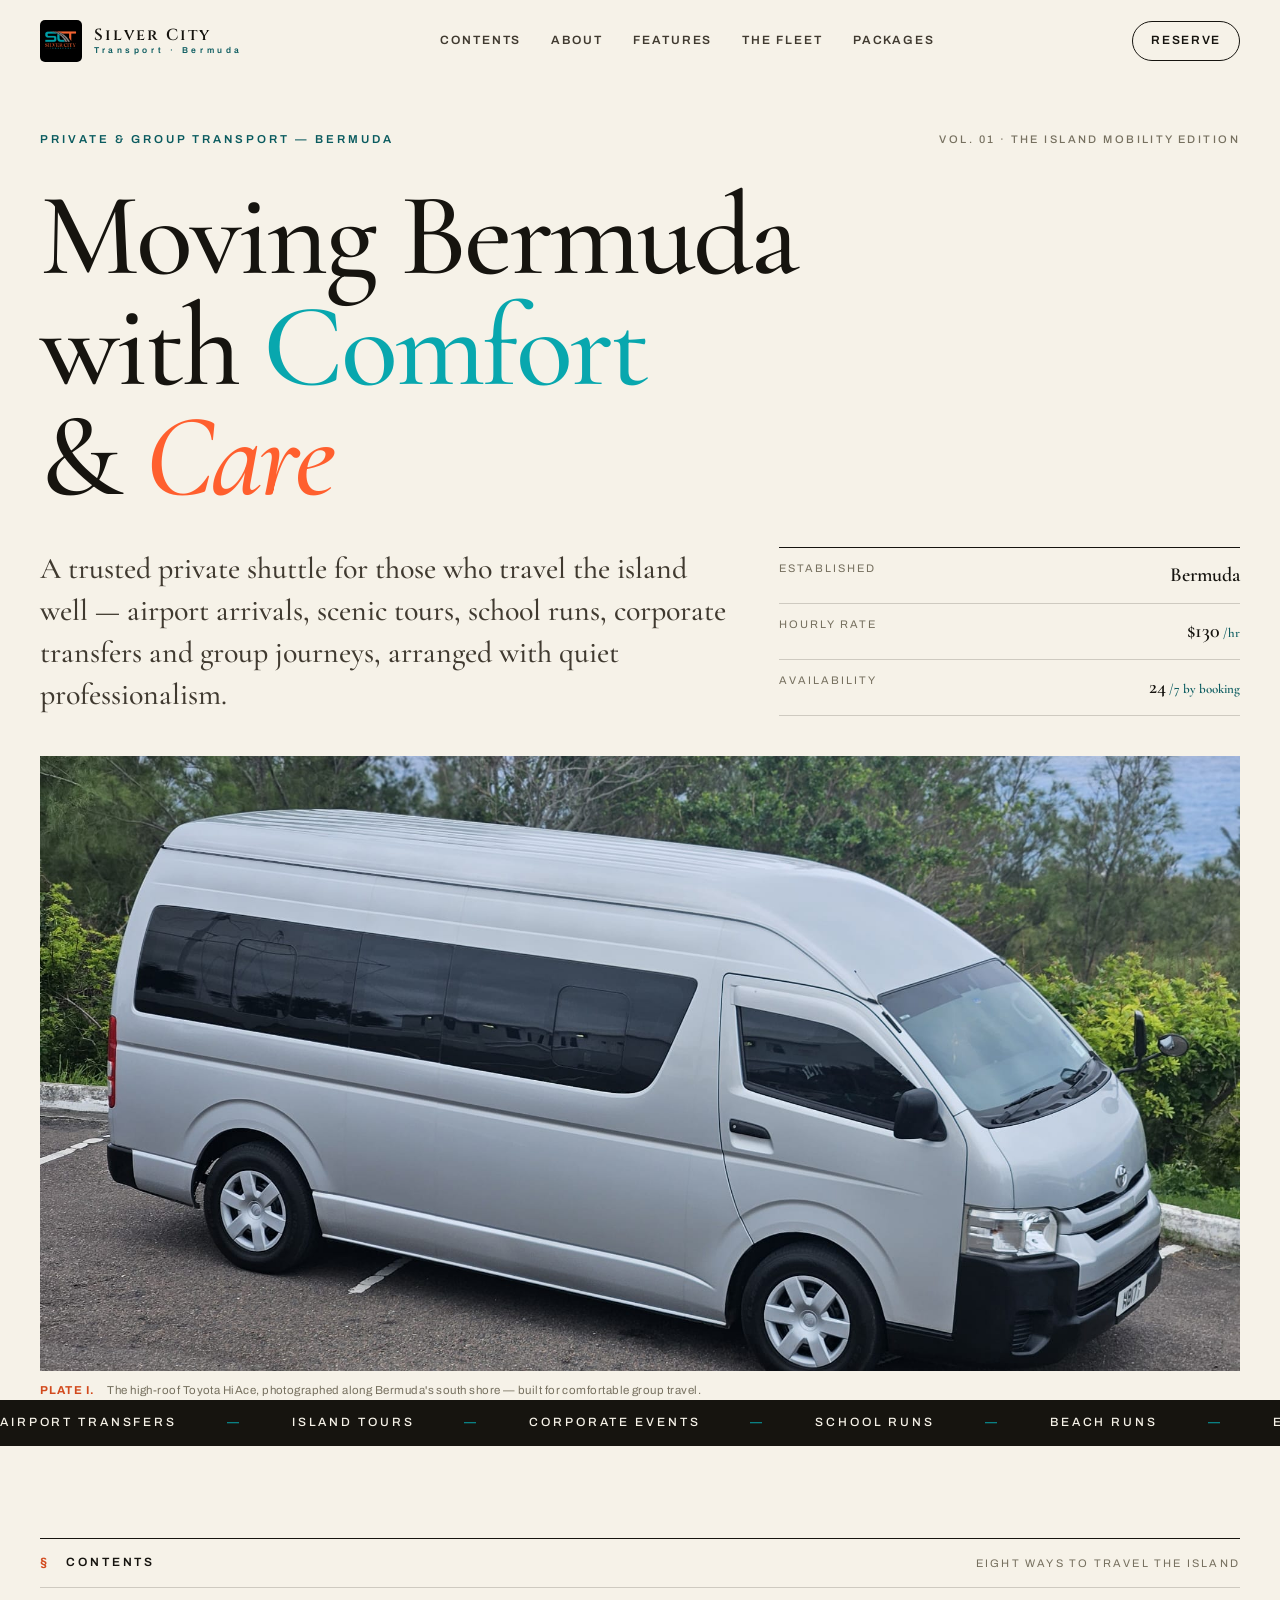
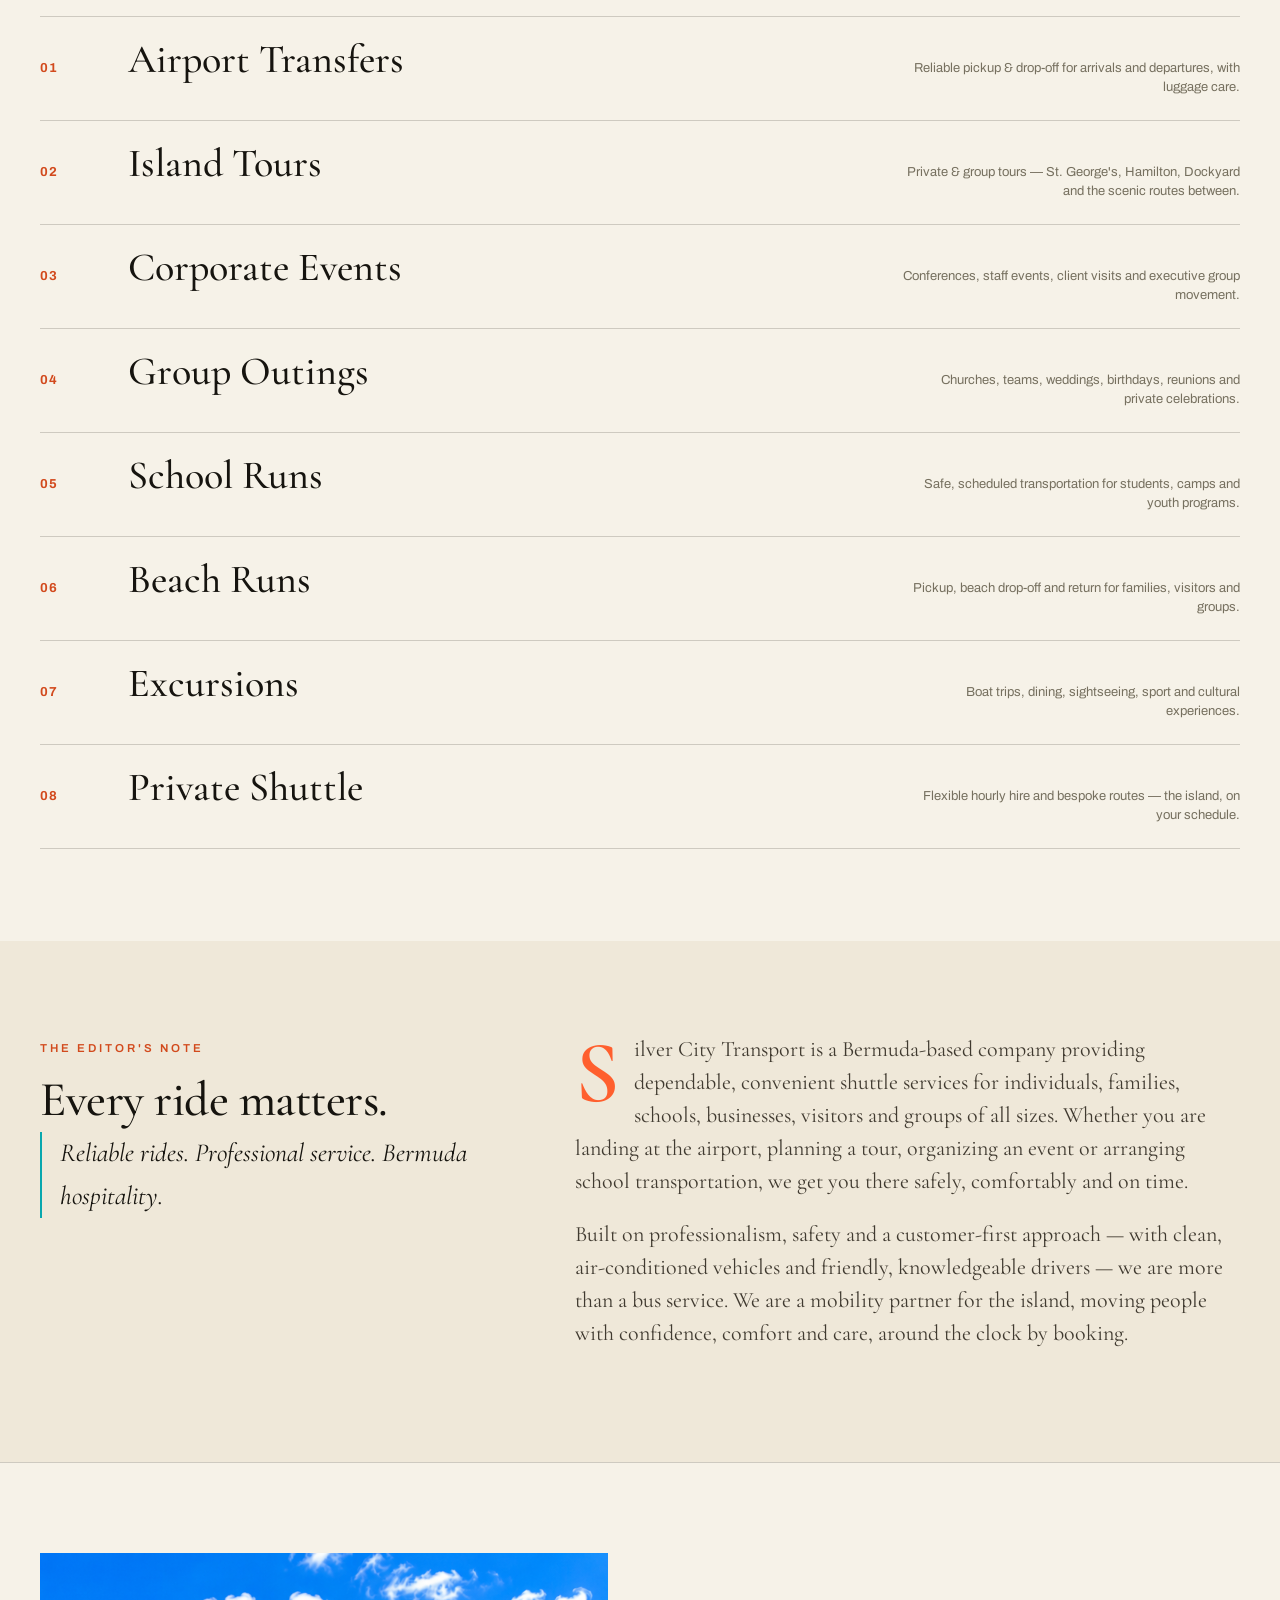
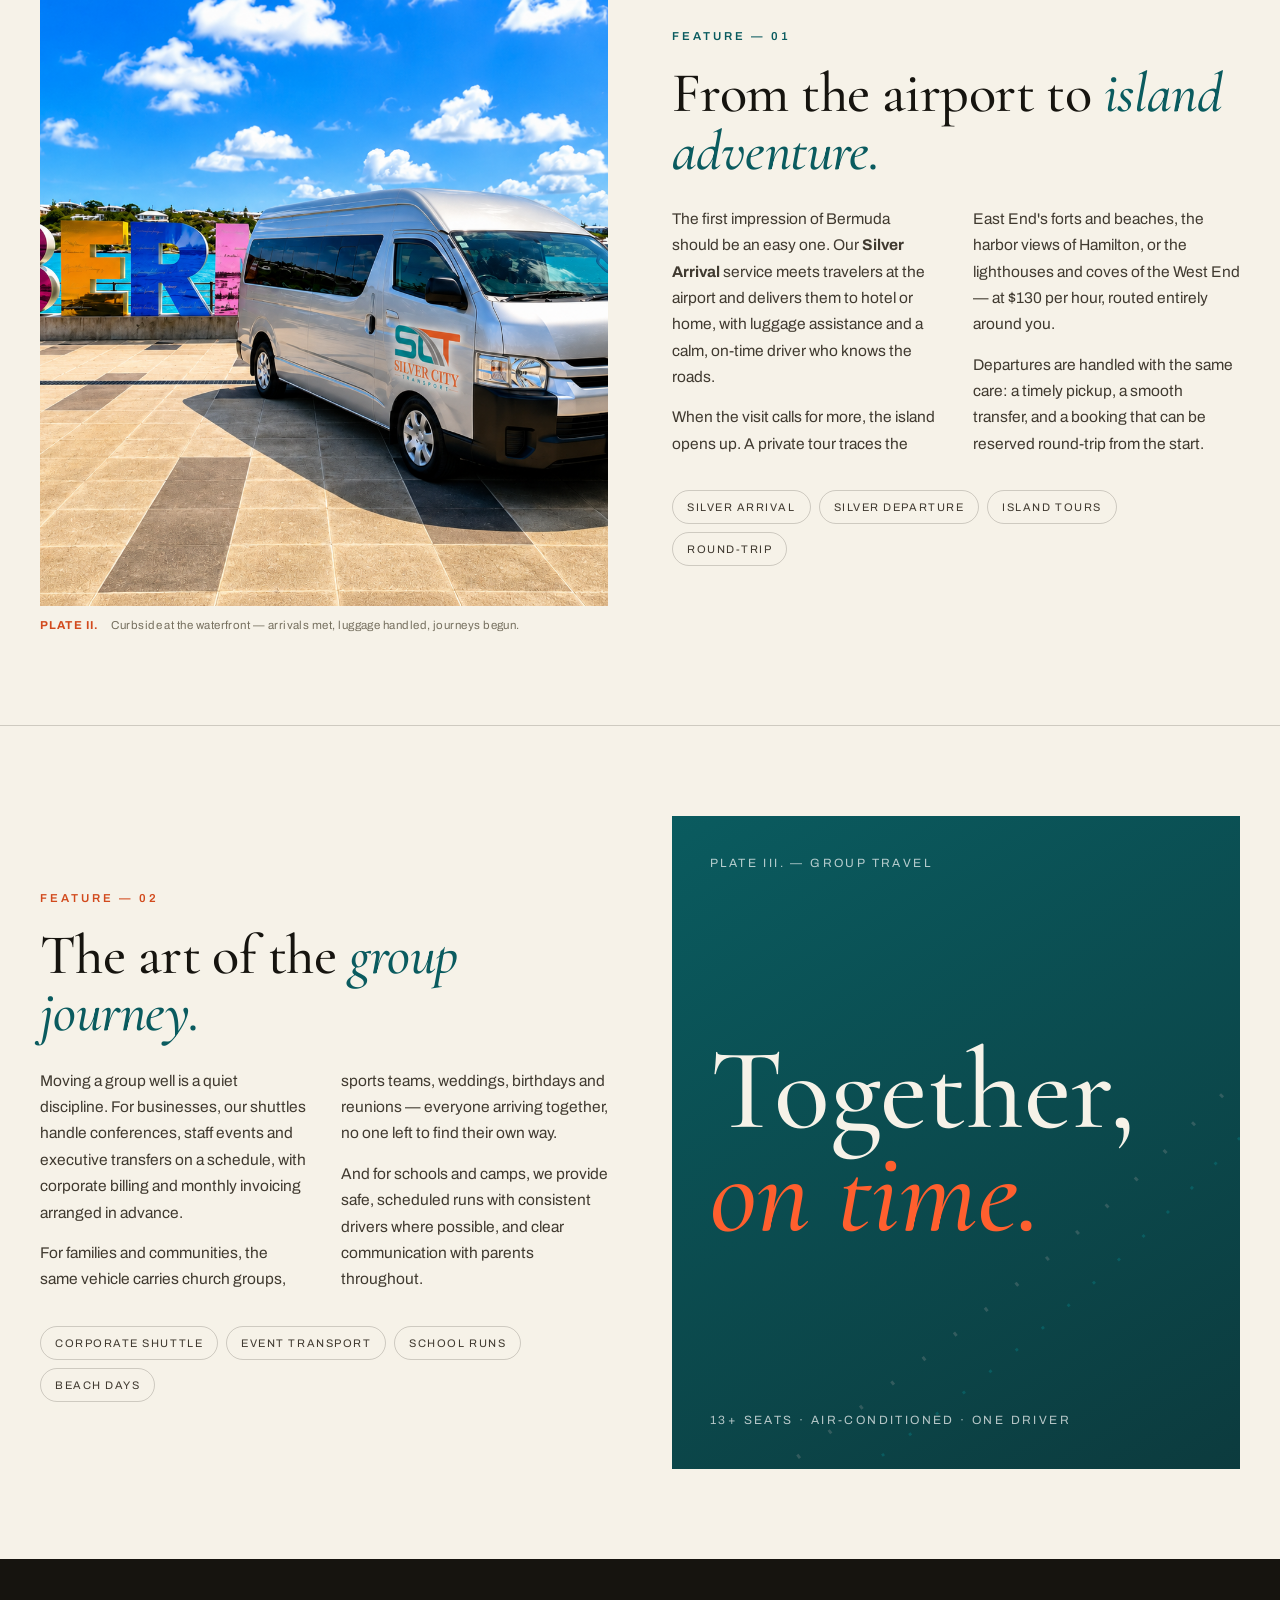
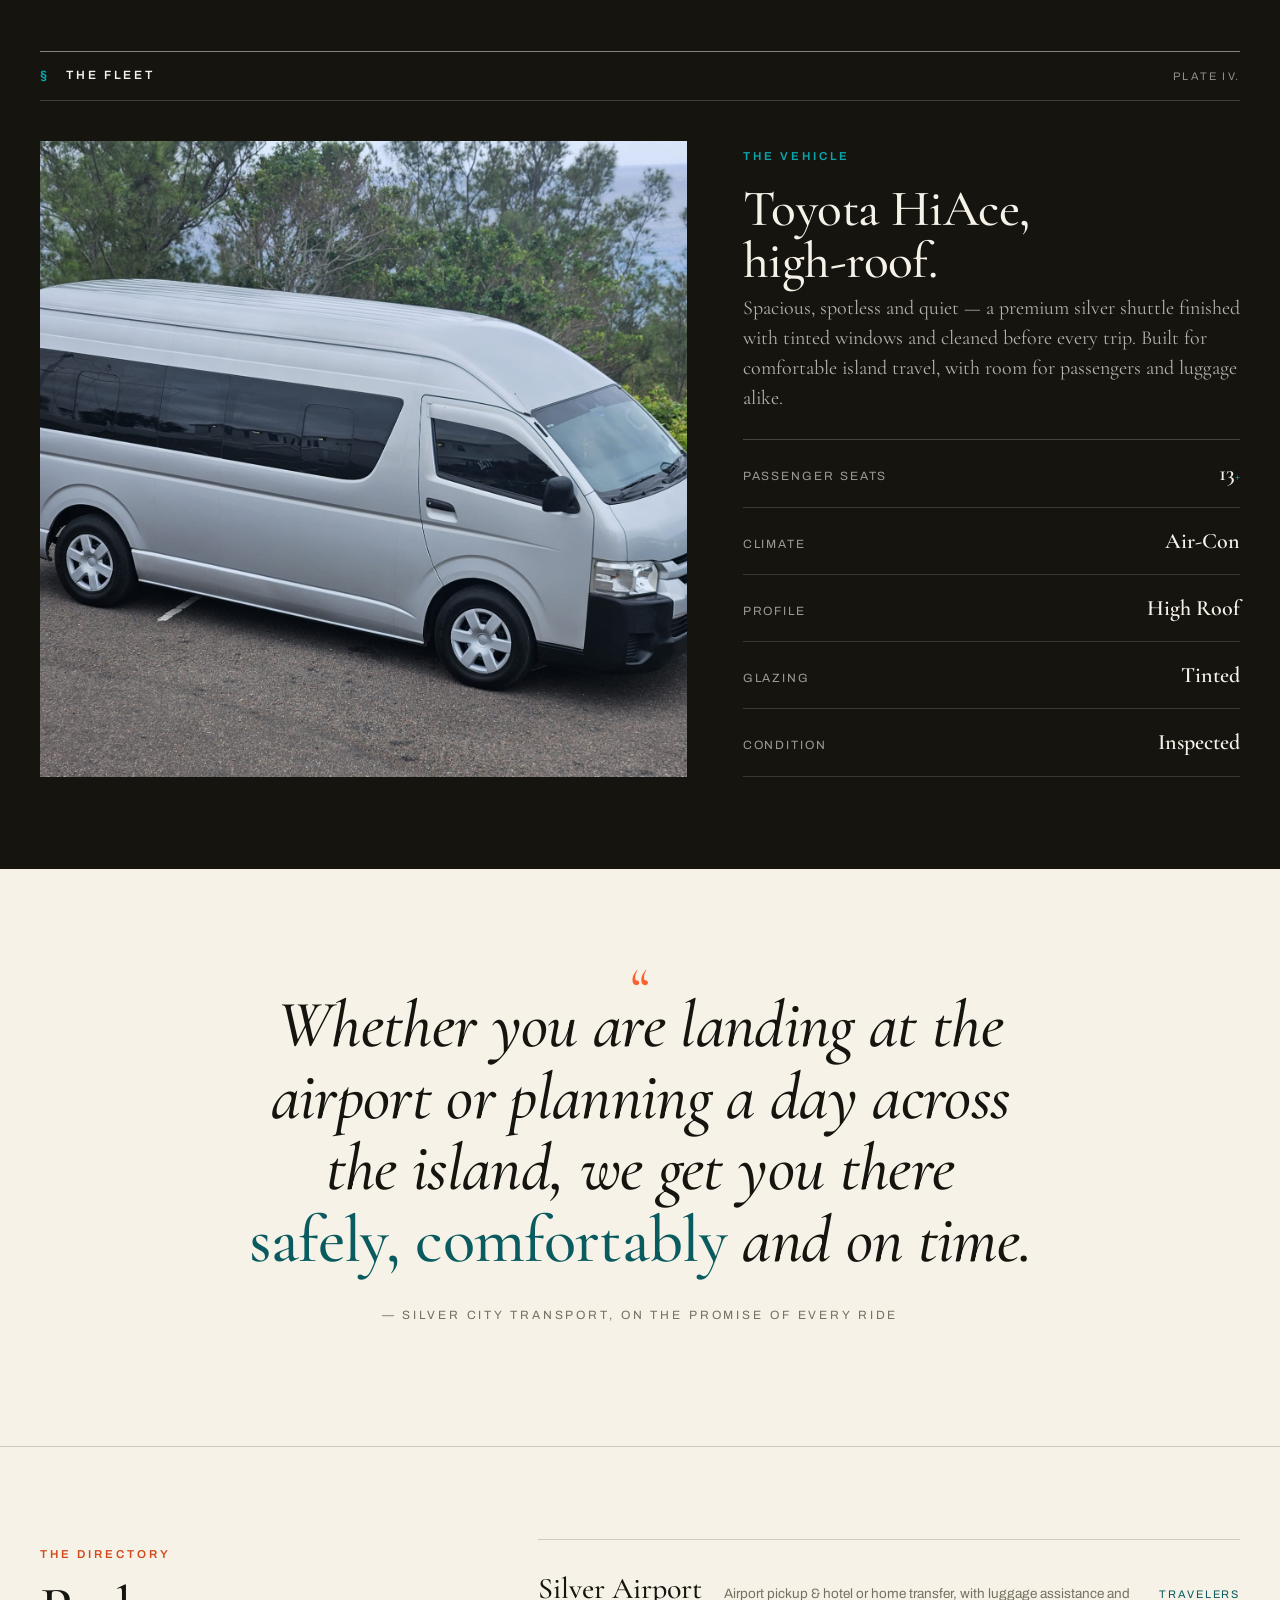
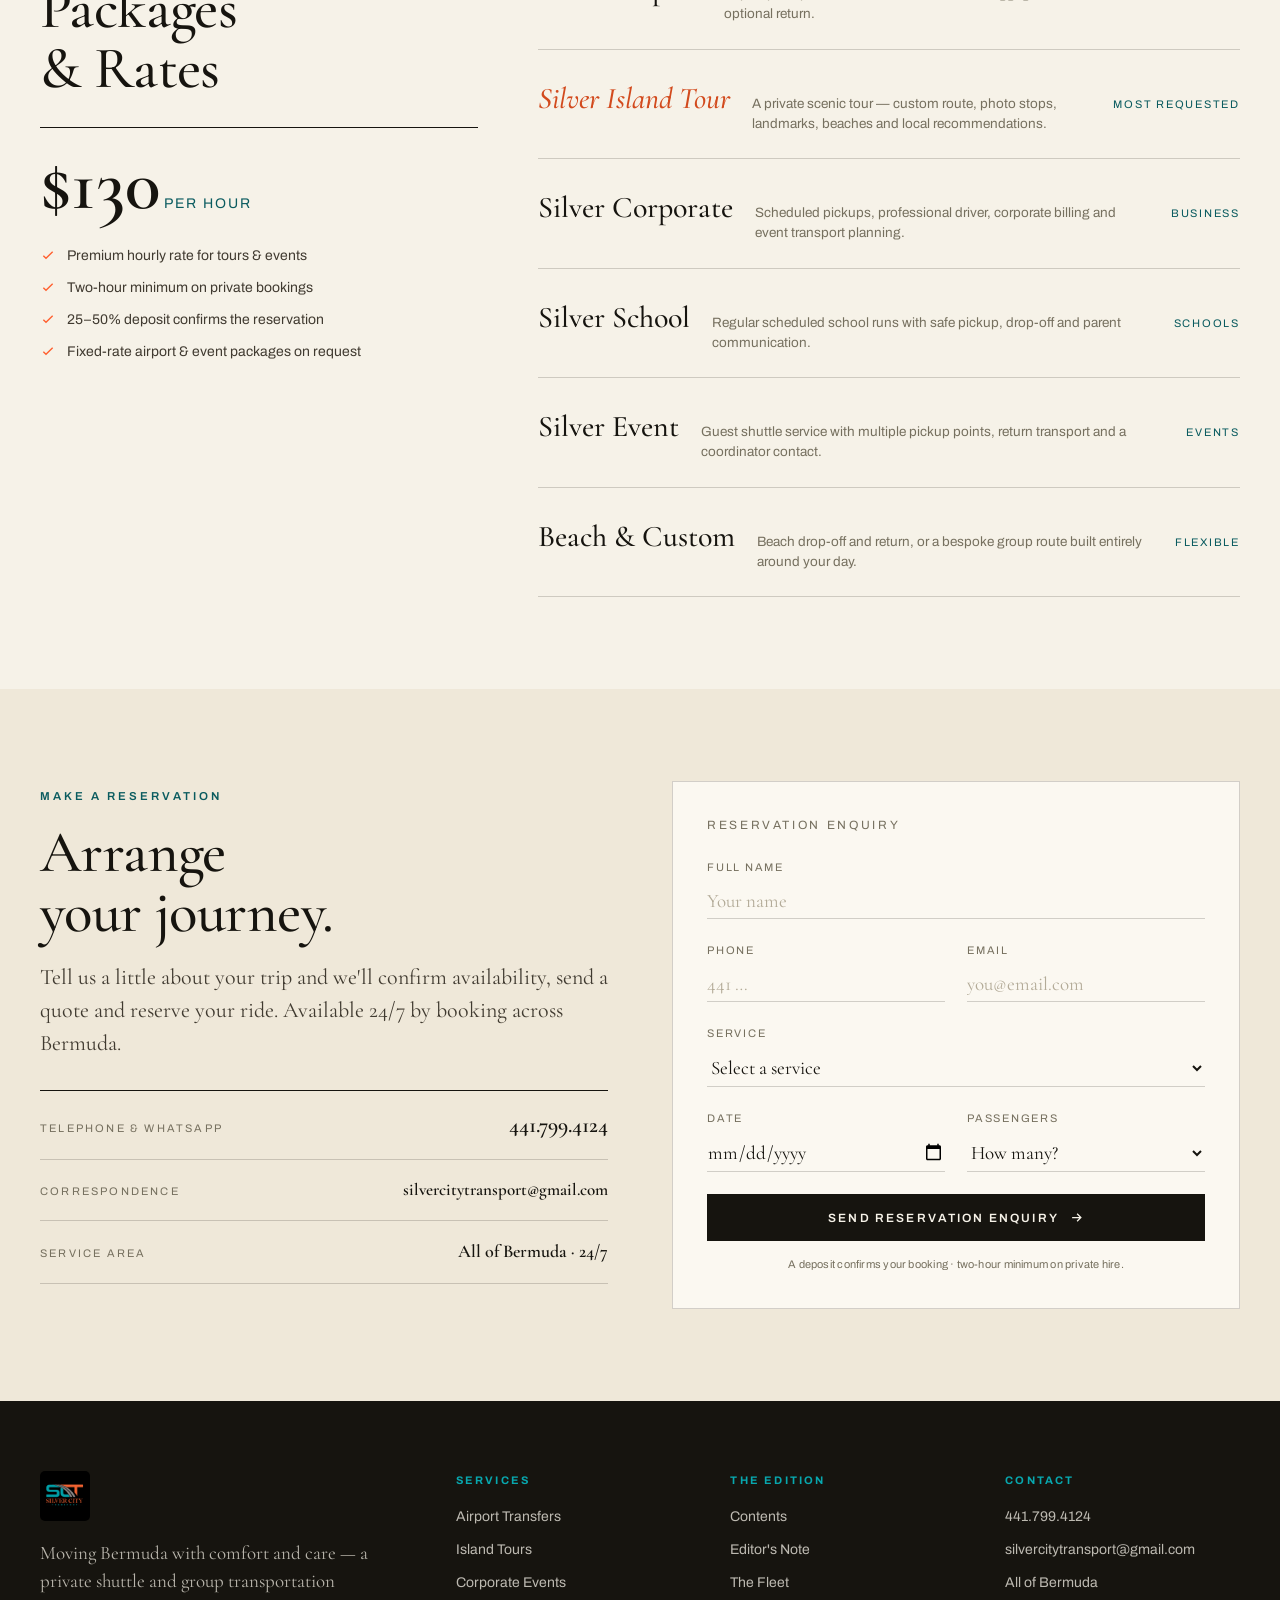
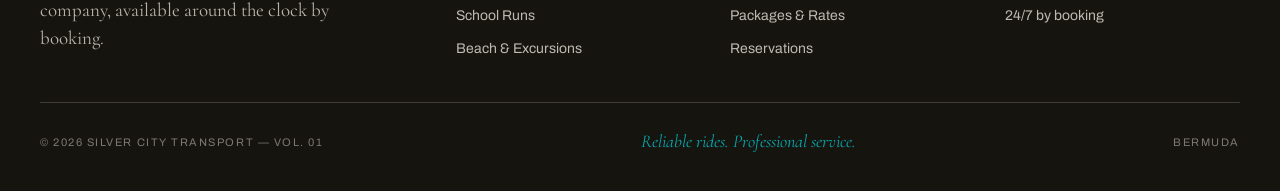
<file: project/Site 2.html>
<!DOCTYPE html>
<html lang="en">
<head>
<meta charset="UTF-8" />
<meta name="viewport" content="width=device-width, initial-scale=1.0" />
<title>Silver City Transport — The Island Mobility Edition</title>
<meta name="description" content="Silver City Transport — Bermuda's private shuttle and group transportation. An editorial look at airport runs, island tours, corporate events, school runs, excursions and beach runs. 24/7 by booking." />
<link rel="preconnect" href="https://fonts.googleapis.com" />
<link rel="preconnect" href="https://fonts.gstatic.com" crossorigin />
<link href="https://fonts.googleapis.com/css2?family=Cormorant+Garamond:ital,wght@0,500;0,600;1,500;1,600&family=Archivo:wght@400;500;600;700&family=Cinzel:wght@600&display=swap" rel="stylesheet" />
<link rel="stylesheet" href="site2.css" />
<script>document.documentElement.className += ' js';</script>
</head>
<body>

<!-- ============ MASTHEAD ============ -->
<header class="nav" id="nav">
  <div class="wrap nav-inner">
    <a href="#top" class="brand">
      <img src="assets/slt-logo.jpg" alt="Silver City Transport" />
      <span class="nm">Silver City<small>Transport · Bermuda</small></span>
    </a>
    <nav class="nav-links">
      <a href="#contents">Contents</a>
      <a href="#about">About</a>
      <a href="#features">Features</a>
      <a href="#fleet">The Fleet</a>
      <a href="#packages">Packages</a>
    </nav>
    <a href="#reserve" class="nav-resv">Reserve</a>
    <button class="hamburger" id="hamburger" aria-label="Menu"><span></span><span></span><span></span></button>
  </div>
</header>

<div class="mmenu" id="mmenu">
  <button class="mclose" id="mclose" aria-label="Close">&times;</button>
  <a href="#contents">Contents</a>
  <a href="#about">About</a>
  <a href="#features">Features</a>
  <a href="#fleet">The Fleet</a>
  <a href="#packages">Packages</a>
  <a href="#reserve">Reserve</a>
</div>

<!-- ============ COVER / HERO ============ -->
<section class="hero" id="top">
  <div class="wrap">
    <div class="hero-top">
      <span class="kicker">Private &amp; Group Transport — Bermuda</span>
      <span class="dateline">Vol. 01 · The Island Mobility Edition</span>
    </div>
    <h1 class="hero-title rv">Moving Bermuda<br />with <span class="teal">Comfort</span><br />&amp; <span class="coral">Care</span></h1>
    <div class="hero-sub-row">
      <p class="hero-dek rv">A trusted private shuttle for those who travel the island well — airport arrivals, scenic tours, school runs, corporate transfers and group journeys, arranged with quiet professionalism.</p>
      <dl class="hero-facts rv">
        <div class="f"><dt>Established</dt><dd>Bermuda</dd></div>
        <div class="f"><dt>Hourly Rate</dt><dd>$130<span class="u"> /hr</span></dd></div>
        <div class="f"><dt>Availability</dt><dd>24<span class="u"> /7 by booking</span></dd></div>
      </dl>
    </div>
    <figure class="hero-figure rv">
      <div class="img"><img src="assets/van-ocean.jpg" alt="A Silver City Transport shuttle on a Bermuda coastal road" /></div>
      <figcaption class="figcap"><span class="c-n">PLATE I.</span> The high-roof Toyota HiAce, photographed along Bermuda's south shore — built for comfortable group travel.</figcaption>
    </figure>
  </div>
</section>

<!-- ============ TICKER ============ -->
<div class="ticker" aria-hidden="true">
  <div class="track">
    <span>Airport Transfers <em>—</em> Island Tours <em>—</em> Corporate Events <em>—</em> School Runs <em>—</em> Beach Runs <em>—</em> Excursions <em>—</em> Group Outings <em>—</em> Private Shuttle <em>—</em></span>
    <span>Airport Transfers <em>—</em> Island Tours <em>—</em> Corporate Events <em>—</em> School Runs <em>—</em> Beach Runs <em>—</em> Excursions <em>—</em> Group Outings <em>—</em> Private Shuttle <em>—</em></span>
  </div>
</div>

<!-- ============ CONTENTS / INDEX ============ -->
<section class="sec" id="contents">
  <div class="wrap">
    <div class="label-row rv">
      <span class="n">§</span>
      <span class="t">Contents</span>
      <span class="meta">Eight Ways to Travel the Island</span>
    </div>
    <nav class="toc">
      <a href="#features" class="rv"><span class="num">01</span><span class="ttl">Airport Transfers</span><span class="dek">Reliable pickup &amp; drop-off for arrivals and departures, with luggage care.</span></a>
      <a href="#features" class="rv"><span class="num">02</span><span class="ttl">Island Tours</span><span class="dek">Private &amp; group tours — St. George's, Hamilton, Dockyard and the scenic routes between.</span></a>
      <a href="#features" class="rv"><span class="num">03</span><span class="ttl">Corporate Events</span><span class="dek">Conferences, staff events, client visits and executive group movement.</span></a>
      <a href="#features" class="rv"><span class="num">04</span><span class="ttl">Group Outings</span><span class="dek">Churches, teams, weddings, birthdays, reunions and private celebrations.</span></a>
      <a href="#features" class="rv"><span class="num">05</span><span class="ttl">School Runs</span><span class="dek">Safe, scheduled transportation for students, camps and youth programs.</span></a>
      <a href="#features" class="rv"><span class="num">06</span><span class="ttl">Beach Runs</span><span class="dek">Pickup, beach drop-off and return for families, visitors and groups.</span></a>
      <a href="#features" class="rv"><span class="num">07</span><span class="ttl">Excursions</span><span class="dek">Boat trips, dining, sightseeing, sport and cultural experiences.</span></a>
      <a href="#reserve" class="rv"><span class="num">08</span><span class="ttl">Private Shuttle</span><span class="dek">Flexible hourly hire and bespoke routes — the island, on your schedule.</span></a>
    </nav>
  </div>
</section>

<!-- ============ LEDE / ABOUT ============ -->
<section class="sec lede" id="about">
  <div class="wrap inner">
    <div class="rv">
      <span class="kicker coral">The Editor's Note</span>
      <h2 style="margin-top:14px;">Every ride matters.</h2>
      <p class="promise rv">Reliable rides. Professional service. Bermuda hospitality.</p>
    </div>
    <div class="body rv">
      <p>Silver City Transport is a Bermuda-based company providing dependable, convenient shuttle services for individuals, families, schools, businesses, visitors and groups of all sizes. Whether you are landing at the airport, planning a tour, organizing an event or arranging school transportation, we get you there safely, comfortably and on time.</p>
      <p>Built on professionalism, safety and a customer-first approach — with clean, air-conditioned vehicles and friendly, knowledgeable drivers — we are more than a bus service. We are a mobility partner for the island, moving people with confidence, comfort and care, around the clock by booking.</p>
    </div>
  </div>
</section>

<!-- ============ FEATURES ============ -->
<div id="features"></div>

<section class="feature">
  <div class="wrap inner">
    <figure class="fig rv">
      <div class="img"><img src="assets/van-bermuda.jpg" alt="Silver City Transport shuttle at the Bermuda waterfront" /></div>
      <figcaption class="figcap"><span class="c-n">PLATE II.</span> Curbside at the waterfront — arrivals met, luggage handled, journeys begun.</figcaption>
    </figure>
    <div class="copy rv">
      <span class="kicker">Feature — 01</span>
      <h3>From the airport to <span class="it">island adventure.</span></h3>
      <div class="cols">
        <p>The first impression of Bermuda should be an easy one. Our <strong>Silver Arrival</strong> service meets travelers at the airport and delivers them to hotel or home, with luggage assistance and a calm, on-time driver who knows the roads.</p>
        <p>When the visit calls for more, the island opens up. A private tour traces the East End's forts and beaches, the harbor views of Hamilton, or the lighthouses and coves of the West End — at $130 per hour, routed entirely around you.</p>
        <p>Departures are handled with the same care: a timely pickup, a smooth transfer, and a booking that can be reserved round-trip from the start.</p>
      </div>
      <div class="tags"><span>Silver Arrival</span><span>Silver Departure</span><span>Island Tours</span><span>Round-Trip</span></div>
    </div>
  </div>
</section>

<section class="feature rev">
  <div class="wrap inner">
    <div class="fig rv">
      <div class="colorfield">
        <svg class="road" viewBox="0 0 400 600" preserveAspectRatio="none" aria-hidden="true">
          <path d="M-40 560 C 160 380, 240 360, 460 120" fill="none" stroke="#9B9B9B" stroke-width="3" stroke-dasharray="2 26" opacity=".55"/>
          <path d="M-40 600 C 170 420, 250 400, 460 160" fill="none" stroke="#08A7AE" stroke-width="2" stroke-dasharray="2 22" opacity=".5"/>
        </svg>
        <span class="lbl">Plate III. — Group Travel</span>
        <div class="big">Together,<br /><span style="color:var(--coral);font-style:italic;">on time.</span></div>
        <span class="lbl">13+ Seats · Air-Conditioned · One Driver</span>
      </div>
    </div>
    <div class="copy rv">
      <span class="kicker coral">Feature — 02</span>
      <h3>The art of the <span class="it">group journey.</span></h3>
      <div class="cols">
        <p>Moving a group well is a quiet discipline. For businesses, our shuttles handle conferences, staff events and executive transfers on a schedule, with corporate billing and monthly invoicing arranged in advance.</p>
        <p>For families and communities, the same vehicle carries church groups, sports teams, weddings, birthdays and reunions — everyone arriving together, no one left to find their own way.</p>
        <p>And for schools and camps, we provide safe, scheduled runs with consistent drivers where possible, and clear communication with parents throughout.</p>
      </div>
      <div class="tags"><span>Corporate Shuttle</span><span>Event Transport</span><span>School Runs</span><span>Beach Days</span></div>
    </div>
  </div>
</section>

<!-- ============ THE FLEET ============ -->
<section class="sec fleet" id="fleet">
  <div class="wrap">
    <div class="label-row rv" style="border-top-color:rgba(246,242,232,.5);border-bottom-color:rgba(246,242,232,.2);">
      <span class="n" style="color:var(--teal);">§</span>
      <span class="t">The Fleet</span>
      <span class="meta" style="color:rgba(246,242,232,.55);">Plate IV.</span>
    </div>
    <div class="inner" style="margin-top:40px;">
      <figure class="fig rv"><div class="img"><img src="assets/van-ocean.jpg" alt="Toyota HiAce high-roof shuttle" /></div></figure>
      <div class="side rv">
        <span class="kicker">The Vehicle</span>
        <h3>Toyota HiAce,<br />high-roof.</h3>
        <p class="intro">Spacious, spotless and quiet — a premium silver shuttle finished with tinted windows and cleaned before every trip. Built for comfortable island travel, with room for passengers and luggage alike.</p>
        <dl class="spec-list">
          <div class="s"><dt>Passenger Seats</dt><dd>13<span class="u">+</span></dd></div>
          <div class="s"><dt>Climate</dt><dd>Air-Con</dd></div>
          <div class="s"><dt>Profile</dt><dd>High Roof</dd></div>
          <div class="s"><dt>Glazing</dt><dd>Tinted</dd></div>
          <div class="s"><dt>Condition</dt><dd>Inspected</dd></div>
        </dl>
      </div>
    </div>
  </div>
</section>

<!-- ============ PULL QUOTE ============ -->
<section class="pull">
  <div class="wrap rv">
    <div class="mk">“</div>
    <blockquote>Whether you are landing at the airport or planning a day across the island, we get you there <span class="teal">safely, comfortably</span> and on time.</blockquote>
    <cite>— Silver City Transport, on the promise of every ride</cite>
  </div>
</section>

<!-- ============ PACKAGES PRICE LIST ============ -->
<section class="sec price" id="packages">
  <div class="wrap inner">
    <div class="left rv">
      <span class="kicker coral">The Directory</span>
      <h2 style="margin-top:12px;">Packages<br />&amp; Rates</h2>
      <div class="rate">
        <b>$130</b> <span class="per">per hour</span>
      </div>
      <div class="terms">
        <div><svg viewBox="0 0 24 24" fill="none" stroke="currentColor" stroke-width="2"><path d="M5 13l4 4L19 7"/></svg> Premium hourly rate for tours &amp; events</div>
        <div><svg viewBox="0 0 24 24" fill="none" stroke="currentColor" stroke-width="2"><path d="M5 13l4 4L19 7"/></svg> Two-hour minimum on private bookings</div>
        <div><svg viewBox="0 0 24 24" fill="none" stroke="currentColor" stroke-width="2"><path d="M5 13l4 4L19 7"/></svg> 25–50% deposit confirms the reservation</div>
        <div><svg viewBox="0 0 24 24" fill="none" stroke="currentColor" stroke-width="2"><path d="M5 13l4 4L19 7"/></svg> Fixed-rate airport &amp; event packages on request</div>
      </div>
    </div>
    <div class="plist">
      <div class="p rv"><span class="nm">Silver Airport</span><span class="ds">Airport pickup &amp; hotel or home transfer, with luggage assistance and optional return.</span><span class="tg">Travelers</span></div>
      <div class="p feat rv"><span class="nm">Silver Island Tour</span><span class="ds">A private scenic tour — custom route, photo stops, landmarks, beaches and local recommendations.</span><span class="tg">Most Requested</span></div>
      <div class="p rv"><span class="nm">Silver Corporate</span><span class="ds">Scheduled pickups, professional driver, corporate billing and event transport planning.</span><span class="tg">Business</span></div>
      <div class="p rv"><span class="nm">Silver School</span><span class="ds">Regular scheduled school runs with safe pickup, drop-off and parent communication.</span><span class="tg">Schools</span></div>
      <div class="p rv"><span class="nm">Silver Event</span><span class="ds">Guest shuttle service with multiple pickup points, return transport and a coordinator contact.</span><span class="tg">Events</span></div>
      <div class="p rv"><span class="nm">Beach &amp; Custom</span><span class="ds">Beach drop-off and return, or a bespoke group route built entirely around your day.</span><span class="tg">Flexible</span></div>
    </div>
  </div>
</section>

<!-- ============ RESERVATIONS ============ -->
<section class="sec resv" id="reserve">
  <div class="wrap inner">
    <div class="rv">
      <span class="kicker">Make a Reservation</span>
      <h2 style="margin-top:14px;">Arrange<br />your journey.</h2>
      <p class="dek">Tell us a little about your trip and we'll confirm availability, send a quote and reserve your ride. Available 24/7 by booking across Bermuda.</p>
      <div class="lines">
        <a href="tel:+14417994124"><span class="k">Telephone &amp; WhatsApp</span><span class="v">441.799.4124</span></a>
        <a href="mailto:silvercitytransport@gmail.com"><span class="k">Correspondence</span><span class="v" style="font-size:17px;">silvercitytransport@gmail.com</span></a>
        <a href="#top"><span class="k">Service Area</span><span class="v" style="font-size:18px;">All of Bermuda · 24/7</span></a>
      </div>
    </div>
    <form class="rform rv" id="rform" novalidate>
      <div id="rfields">
        <div class="ttl">Reservation Enquiry</div>
        <div class="fld"><label for="r-name">Full Name</label><input id="r-name" type="text" placeholder="Your name" required /></div>
        <div class="fld two">
          <div><label for="r-phone">Phone</label><input id="r-phone" type="tel" placeholder="441 …" required /></div>
          <div><label for="r-email">Email</label><input id="r-email" type="email" placeholder="you@email.com" required /></div>
        </div>
        <div class="fld"><label for="r-service">Service</label>
          <select id="r-service" required>
            <option value="" disabled selected>Select a service</option>
            <option>Airport Transfer</option><option>Island Tour</option><option>Corporate Event</option>
            <option>Group Outing</option><option>School Run</option><option>Beach Run</option>
            <option>Excursion</option><option>Private / Custom Shuttle</option>
          </select>
        </div>
        <div class="fld two">
          <div><label for="r-date">Date</label><input id="r-date" type="date" required /></div>
          <div><label for="r-pax">Passengers</label>
            <select id="r-pax" required>
              <option value="" disabled selected>How many?</option>
              <option>1–3</option><option>4–6</option><option>7–10</option><option>11–13</option><option>14+</option>
            </select>
          </div>
        </div>
        <button type="submit" class="submit">Send Reservation Enquiry
          <svg viewBox="0 0 24 24" fill="none" stroke="currentColor" stroke-width="2"><path d="M5 12h14M13 6l6 6-6 6"/></svg>
        </button>
        <p class="note">A deposit confirms your booking · two-hour minimum on private hire.</p>
      </div>
      <div class="done" id="rdone">
        <div class="mk">✓</div>
        <h4>Enquiry received.</h4>
        <p>Thank you — we'll be in touch shortly to confirm your date, time and quote. For anything urgent, call 441.799.4124.</p>
      </div>
    </form>
  </div>
</section>

<!-- ============ COLOPHON ============ -->
<footer class="colophon">
  <div class="wrap">
    <div class="top">
      <div>
        <a href="#top" class="brand"><img src="assets/slt-logo.jpg" alt="Silver City Transport" /></a>
        <p class="about">Moving Bermuda with comfort and care — a private shuttle and group transportation company, available around the clock by booking.</p>
      </div>
      <div>
        <h5>Services</h5>
        <ul>
          <li><a href="#features">Airport Transfers</a></li>
          <li><a href="#features">Island Tours</a></li>
          <li><a href="#features">Corporate Events</a></li>
          <li><a href="#features">School Runs</a></li>
          <li><a href="#packages">Beach &amp; Excursions</a></li>
        </ul>
      </div>
      <div>
        <h5>The Edition</h5>
        <ul>
          <li><a href="#contents">Contents</a></li>
          <li><a href="#about">Editor's Note</a></li>
          <li><a href="#fleet">The Fleet</a></li>
          <li><a href="#packages">Packages &amp; Rates</a></li>
          <li><a href="#reserve">Reservations</a></li>
        </ul>
      </div>
      <div>
        <h5>Contact</h5>
        <ul>
          <li>441.799.4124</li>
          <li>silvercitytransport@gmail.com</li>
          <li>All of Bermuda</li>
          <li>24/7 by booking</li>
        </ul>
      </div>
    </div>
    <div class="colo-bottom">
      <span>© 2026 Silver City Transport — Vol. 01</span>
      <span class="tag">Reliable rides. Professional service.</span>
      <span>Bermuda</span>
    </div>
  </div>
</footer>

<script src="site2.js"></script>
</body>
</html>
</file>
<file: styles.css>
/* ============================================================
   SILVER CITY TRANSPORT — Brand stylesheet
   Palette: Teal #08A7AE · Coral #FF5F2E · Silver #9B9B9B
            Black #000 · White #fff · Charcoal #333 · Sky #DCECF7
   ============================================================ */

:root {
  --teal: #08A7AE;
  --teal-dk: #067e84;
  --teal-deep: #064b4f;
  --coral: #FF5F2E;
  --coral-dk: #e84a1b;
  --silver: #9B9B9B;
  --silver-lt: #d9d9d9;
  --ink: #101517;
  --black: #000000;
  --charcoal: #333333;
  --white: #ffffff;
  --sky: #DCECF7;
  --sky-soft: #eef6fc;
  --paper: #f6f8f9;

  --maxw: 1240px;
  --r-sm: 8px;
  --r-md: 14px;
  --r-lg: 22px;
  --r-xl: 32px;

  --shadow-sm: 0 2px 8px rgba(16,21,23,.06);
  --shadow-md: 0 14px 34px -16px rgba(16,21,23,.22);
  --shadow-lg: 0 30px 70px -28px rgba(6,75,79,.45);

  --font-display: 'Sora', system-ui, sans-serif;
  --font-body: 'Manrope', system-ui, sans-serif;
  --font-serif: 'Cinzel', Georgia, serif;

  --ease: cubic-bezier(.22,.61,.36,1);
}

* { box-sizing: border-box; margin: 0; padding: 0; }
html { scroll-behavior: smooth; -webkit-text-size-adjust: 100%; }
body {
  font-family: var(--font-body);
  color: var(--charcoal);
  background: var(--white);
  line-height: 1.6;
  font-size: 17px;
  -webkit-font-smoothing: antialiased;
  overflow-x: hidden;
}
img { display: block; max-width: 100%; }
a { color: inherit; text-decoration: none; }
ul { list-style: none; }

.wrap { width: 100%; max-width: var(--maxw); margin: 0 auto; padding: 0 28px; }

h1, h2, h3, h4 { font-family: var(--font-display); color: var(--ink); line-height: 1.06; letter-spacing: -.02em; font-weight: 700; }

.eyebrow {
  font-family: var(--font-display);
  font-weight: 700;
  font-size: 13px;
  letter-spacing: .22em;
  text-transform: uppercase;
  color: var(--teal);
  display: inline-flex;
  align-items: center;
  gap: 10px;
}
.eyebrow::before {
  content: none;
}
.eyebrow.on-dark { color: var(--teal); }

/* ---------- Buttons ---------- */
.btn {
  display: inline-flex; align-items: center; justify-content: center; gap: 10px;
  font-family: var(--font-display); font-weight: 600; font-size: 15px;
  padding: 15px 28px; border-radius: 999px; cursor: pointer; border: none;
  transition: transform .25s var(--ease), box-shadow .25s var(--ease), background .2s;
  white-space: nowrap;
}
.btn svg { width: 18px; height: 18px; }
.btn-teal { background: var(--teal); color: #fff; box-shadow: 0 10px 24px -10px rgba(8,167,174,.7); }
.btn-teal:hover { background: var(--teal-dk); transform: translateY(-2px); box-shadow: 0 16px 30px -12px rgba(8,167,174,.8); }
.btn-coral { background: var(--coral); color: #fff; box-shadow: 0 10px 24px -10px rgba(255,95,46,.7); }
.btn-coral:hover { background: var(--coral-dk); transform: translateY(-2px); box-shadow: 0 16px 30px -12px rgba(255,95,46,.75); }
.btn-ghost { background: transparent; color: #fff; border: 1.5px solid rgba(255,255,255,.35); }
.btn-ghost:hover { border-color: #fff; transform: translateY(-2px); }
.btn-dark { background: var(--ink); color:#fff; }
.btn-dark:hover { background: #000; transform: translateY(-2px); }

/* ---------- Nav ---------- */
.nav {
  position: fixed; top: 0; left: 0; right: 0; z-index: 100;
  transition: background .35s var(--ease), box-shadow .35s var(--ease), padding .35s var(--ease);
  padding: 18px 0;
}
.nav.scrolled { background: rgba(8,12,13,.92); backdrop-filter: blur(14px); box-shadow: 0 1px 0 rgba(255,255,255,.06); padding: 10px 0; }
.nav-inner { display: flex; align-items: center; justify-content: space-between; gap: 24px; }
.brand { display: flex; align-items: center; gap: 12px; }
.brand img { width: 133px; height: 67px; object-fit: contain; object-position: left center; }
.nav.scrolled .brand img { width: 133px; height: 67px; }
.brand-txt { display: flex; flex-direction: column; line-height: 1; }
.brand-txt b { font-family: var(--font-display); color: #fff; font-size: 16px; letter-spacing: .02em; font-weight: 700; }
.brand-txt span { font-size: 10.5px; letter-spacing: .34em; color: var(--teal); text-transform: uppercase; margin-top: 3px; }
.nav-links { display: flex; align-items: center; gap: 30px; }
.nav-links a { color: rgba(255,255,255,.82); font-size: 15px; font-weight: 600; font-family: var(--font-display); transition: color .2s; }
.nav-links a:hover { color: var(--teal); }
.nav-cta { display: flex; align-items: center; gap: 14px; }
.nav-phone { color: #fff; font-family: var(--font-display); font-weight: 700; font-size: 15px; display: flex; align-items: center; gap: 8px; }
.nav-phone svg { width: 16px; height: 16px; color: var(--coral); }
.hamburger { display: none; background: none; border: none; cursor: pointer; flex-direction: column; gap: 5px; padding: 8px; }
.hamburger span { width: 24px; height: 2px; background: #fff; transition: .3s; border-radius: 2px; }

/* ---------- Hero ---------- */
.hero { position: relative; background: var(--black); color: #fff; overflow: hidden; padding: 150px 0 90px; }
.hero-video { position: absolute; inset: 0; width: 100%; height: 100%; object-fit: cover; z-index: 0; }
.hero-scrim { position: absolute; inset: 0; z-index: 1; background:
    linear-gradient(90deg, rgba(0,0,0,.84) 0%, rgba(0,0,0,.62) 46%, rgba(0,0,0,.34) 100%),
    linear-gradient(to top, rgba(0,0,0,.6), transparent 58%); }
.hero::before {
  content: ""; position: absolute; inset: 0; z-index: 1;
  background:
    radial-gradient(1100px 600px at 78% -8%, rgba(8,167,174,.20), transparent 60%),
    radial-gradient(800px 500px at 8% 110%, rgba(255,95,46,.14), transparent 60%);
  pointer-events: none;
}
.hero-grid { position: relative; z-index: 2; display: block; max-width: 900px; }
.hero-badge {
  display: inline-flex; align-items: center; gap: 10px; background: rgba(255,255,255,.07);
  border: 1px solid rgba(255,255,255,.14); border-radius: 999px; padding: 8px 16px 8px 12px;
  font-size: 13px; font-weight: 600; color: #fff; margin-bottom: 26px; font-family: var(--font-display);
}
.hero-badge .dot { width: 9px; height: 9px; border-radius: 50%; background: var(--teal); box-shadow: 0 0 0 4px rgba(8,167,174,.25); }
.hero h1 { color: #fff; font-size: clamp(40px, 5.6vw, 70px); letter-spacing: -.03em; }
.hero h1 .accent { color: var(--coral); }
.hero h1 .teal { color: var(--teal); }
.hero-sub { font-size: 20px; color: rgba(255,255,255,.72); max-width: 640px; margin: 24px 0 36px; line-height: 1.62; }
.hero-actions { display: flex; flex-wrap: wrap; gap: 14px; align-items: center; }
.hero-stats { display: flex; gap: 38px; margin-top: 48px; flex-wrap: wrap; }
.hero-stats .stat b { font-family: var(--font-display); font-size: 30px; color: #fff; display: block; letter-spacing: -.02em; }
.hero-stats .stat span { font-size: 13.5px; color: rgba(255,255,255,.6); letter-spacing: .02em; }
.hero-stats .stat b .unit { color: var(--teal); font-size: 18px; }
.hero-stats .stat-pickup { display: flex; align-items: center; gap: 12px; padding-left: 30px; border-left: 1px solid rgba(255,255,255,.16); }
.hero-stats .stat-pickup .ic { width: 42px; height: 42px; border-radius: 12px; background: rgba(8,167,174,.16); border: 1px solid rgba(8,167,174,.4); color: var(--teal); display: grid; place-items: center; flex-shrink: 0; }
.hero-stats .stat-pickup .ic svg { width: 21px; height: 21px; }
.hero-stats .stat-pickup > span { display: flex; flex-direction: column; }
.hero-stats .stat-pickup b { font-family: var(--font-display); font-size: 15px; color: #fff; }
.hero-stats .stat-pickup > span span { font-size: 12.5px; color: rgba(255,255,255,.6); }

.hero-media { position: relative; }
.hero-media .photo {
  border-radius: var(--r-xl); overflow: hidden; box-shadow: var(--shadow-lg);
  border: 1px solid rgba(255,255,255,.1); aspect-ratio: 4/3.4;
}
.hero-media .photo img { width: 100%; height: 100%; object-fit: cover; }
.hero-float {
  position: absolute; left: -26px; bottom: 34px; background: #fff; color: var(--ink);
  border-radius: var(--r-md); padding: 16px 20px; box-shadow: var(--shadow-md);
  display: flex; align-items: center; gap: 14px; max-width: 260px;
}
.hero-float .ic { width: 42px; height: 42px; border-radius: 12px; background: var(--sky); color: var(--teal-dk); display: grid; place-items: center; flex-shrink: 0; }
.hero-float .ic svg { width: 22px; height: 22px; }
.hero-float b { font-family: var(--font-display); font-size: 15px; display: block; }
.hero-float span { font-size: 12.5px; color: var(--silver); }
.hero-rate {
  position: absolute; right: -14px; top: 26px; background: var(--coral); color: #fff;
  border-radius: var(--r-md); padding: 14px 20px; box-shadow: 0 18px 36px -16px rgba(255,95,46,.8);
  text-align: center;
}
.hero-rate b { font-family: var(--font-display); font-size: 26px; display: block; line-height: 1; }
.hero-rate span { font-size: 11.5px; opacity: .9; letter-spacing: .05em; }

/* lane motif */
.lanes { position: absolute; inset: 0; overflow: hidden; pointer-events: none; opacity: .5; z-index: 1; }

/* ---------- Marquee trust strip ---------- */
.strip { background: var(--teal); color: #fff; padding: 16px 0; overflow: hidden; }
.strip .track { display: flex; gap: 56px; white-space: nowrap; animation: scroll 28s linear infinite; width: max-content; }
.strip .item { display: inline-flex; align-items: center; gap: 12px; font-family: var(--font-display); font-weight: 600; font-size: 16px; letter-spacing: .01em; }
.strip .item svg { width: 18px; height: 18px; }
.strip .sep { color: rgba(255,255,255,.45); }
@keyframes scroll { to { transform: translateX(-50%); } }

/* ---------- Section base ---------- */
section { position: relative; }
.section { padding: 100px 0; }
.section-head { max-width: 720px; margin-bottom: 56px; }
.section-head.center { margin-left: auto; margin-right: auto; text-align: center; }
.section-head h2 { font-size: clamp(32px, 4vw, 50px); margin: 18px 0 0; }
.section-head p { font-size: 18px; color: var(--silver); margin-top: 18px; }
.section-head.center .eyebrow { justify-content: center; }

/* ---------- About ---------- */
.about { background: var(--sky-soft); }
.about-grid { display: grid; grid-template-columns: 1fr 1fr; gap: 64px; align-items: center; }
.about-media { position: relative; }
.about-media .frame { border-radius: var(--r-xl); overflow: hidden; box-shadow: var(--shadow-md); aspect-ratio: 5/4.5; }
.about-media .frame img { width: 100%; height: 100%; object-fit: cover; }
.about-media .tag {
  position: absolute; right: -18px; bottom: -18px; background: var(--ink); color: #fff;
  border-radius: var(--r-lg); padding: 22px 26px; box-shadow: var(--shadow-lg); text-align: center;
}
.about-media .tag b { font-family: var(--font-display); font-size: 40px; display: block; line-height: 1; color: var(--teal); }
.about-media .tag span { font-size: 12.5px; color: rgba(255,255,255,.7); letter-spacing: .05em; }
.about p.lead { font-size: 20px; color: var(--charcoal); margin: 22px 0; line-height: 1.6; }
.about p { color: #5a6166; margin-bottom: 16px; }
.about .promise { font-family: var(--font-display); font-weight: 700; color: var(--ink); font-size: 19px; margin-top: 26px; padding-left: 18px; border-left: 3px solid var(--coral); }
.values { display: flex; flex-wrap: wrap; gap: 12px; margin-top: 28px; }
.values .chip { display: inline-flex; align-items: center; gap: 8px; background: #fff; border: 1px solid var(--sky); padding: 9px 16px; border-radius: 999px; font-size: 14px; font-weight: 600; font-family: var(--font-display); color: var(--teal-deep); }
.values .chip svg { width: 15px; height: 15px; color: var(--teal); }

/* ---------- Services (photo cards) ---------- */
.svc-grid { display: grid; grid-template-columns: repeat(3, 1fr); gap: 24px; }
.svc-card {
  background: #fff; border: 1px solid #eef1f2; border-radius: var(--r-lg); padding: 0;
  transition: transform .3s var(--ease), box-shadow .3s var(--ease), border-color .3s;
  position: relative; overflow: hidden; display: flex; flex-direction: column;
}
.svc-card::after { content:""; position:absolute; left:0; top:0; height:3px; width:0; background:var(--coral); transition: width .35s var(--ease); z-index:3; }
.svc-card:hover { transform: translateY(-6px); box-shadow: var(--shadow-md); border-color: transparent; }
.svc-card:hover::after { width: 100%; }
.svc-media { position: relative; height: 190px; overflow: hidden; }
.svc-media img { width: 100%; height: 100%; object-fit: cover; transition: transform .6s var(--ease); }
.svc-card:hover .svc-media img { transform: scale(1.07); }
.svc-media.tile { display: grid; place-items: center; }
.svc-media.tile::after { content:""; position:absolute; inset:0; background: radial-gradient(160px 110px at 82% 12%, rgba(255,255,255,.22), transparent 62%); }
.svc-media.t-teal { background: linear-gradient(150deg, var(--teal), var(--teal-deep)); }
.svc-media.t-coral { background: linear-gradient(150deg, var(--coral), var(--coral-dk)); }
.svc-media.t-ink { background: linear-gradient(150deg, #1c2327, #0b0f11); }
.svc-media.t-silver { background: linear-gradient(150deg, #abafb2, #7b8388); }
.svc-media .m-ic { color: #fff; position: relative; z-index: 1; opacity: .96; }
.svc-media .m-ic svg { width: 46px; height: 46px; }
.svc-card:hover .svc-media .m-ic { transform: scale(1.06); transition: transform .4s var(--ease); }
.svc-body { padding: 26px 26px 28px; display: flex; flex-direction: column; flex: 1; }
.svc-card h3 { font-size: 20px; margin-bottom: 10px; }
.svc-card p { font-size: 14.5px; color: var(--silver); line-height: 1.55; flex: 1; }
.svc-card .more { margin-top: 16px; font-family: var(--font-display); font-weight: 600; font-size: 13.5px; color: var(--teal-dk); display: inline-flex; align-items: center; gap: 6px; }
.svc-card .more svg { display: none; }

/* ---------- Packages ---------- */
.packages { background: var(--ink); color: #fff; }
.packages::before { content:""; position:absolute; inset:0; background: radial-gradient(900px 500px at 90% 0%, rgba(8,167,174,.16), transparent 55%); pointer-events:none; }
.packages .section-head h2 { color: #fff; }
.packages .section-head p { color: rgba(255,255,255,.6); }
.pkg-grid { display: grid; grid-template-columns: repeat(3, 1fr); gap: 22px; position: relative; }
.pkg {
  background: rgba(255,255,255,.04); border: 1px solid rgba(255,255,255,.1); border-radius: var(--r-lg);
  padding: 32px 28px; transition: transform .3s var(--ease), border-color .3s, background .3s; display: flex; flex-direction: column;
}
.pkg:hover { transform: translateY(-6px); border-color: rgba(8,167,174,.6); background: rgba(8,167,174,.07); }
.pkg.featured { background: linear-gradient(165deg, rgba(8,167,174,.16), rgba(255,95,46,.06)); border-color: rgba(8,167,174,.5); }
.pkg-tag { font-family: var(--font-display); font-size: 11.5px; letter-spacing: .18em; text-transform: uppercase; color: var(--coral); font-weight: 700; }
.pkg.featured .pkg-tag { color: #ffb59a; }
.pkg h3 { color: #fff; font-size: 24px; margin: 10px 0 8px; }
.pkg .desc { color: rgba(255,255,255,.6); font-size: 14.5px; margin-bottom: 22px; }
.pkg ul { display: flex; flex-direction: column; gap: 12px; margin-bottom: 26px; flex: 1; }
.pkg li { display: flex; gap: 11px; font-size: 14.5px; color: rgba(255,255,255,.82); }
.pkg li svg { width: 18px; height: 18px; color: var(--teal); flex-shrink: 0; margin-top: 2px; }
.pkg .btn { width: 100%; }

/* ---------- Why ---------- */
.whybg { position: relative; overflow: hidden; background: var(--ink); }
.whybg::before { content: ""; position: absolute; inset: 0; background: url('assets/why-vans.jpg') right center / cover no-repeat; }
.whybg-scrim { position: absolute; inset: 0; background:
    linear-gradient(90deg, rgba(8,12,13,.95) 0%, rgba(8,12,13,.84) 34%, rgba(8,12,13,.45) 60%, rgba(8,12,13,.12) 100%),
    linear-gradient(to top, rgba(8,12,13,.45), transparent 55%); }
.whybg .wrap { position: relative; z-index: 2; }
.whybg .why-grid { display: block; }
.whybg .why-copy { max-width: 600px; }
.whybg .eyebrow { color: var(--teal); }
.whybg h2 { color: #fff; }
.why-grid { display: grid; grid-template-columns: 1fr 1fr; gap: 56px; align-items: center; }
.why-list { display: flex; flex-direction: column; gap: 8px; }
.why-item { display: flex; gap: 20px; padding: 18px 20px; border-radius: var(--r-md); transition: background .3s; }
.whybg .why-item:hover { background: rgba(255,255,255,.07); }
.why-item .num { font-family: var(--font-display); font-weight: 800; font-size: 15px; color: #fff; background: var(--teal); width: 40px; height: 40px; border-radius: 12px; display: grid; place-items: center; flex-shrink: 0; }
.why-item:nth-child(even) .num { background: var(--coral); }
.whybg .why-item h4 { font-size: 18.5px; margin-bottom: 6px; color: #fff; }
.whybg .why-item p { font-size: 14.5px; color: rgba(255,255,255,.72); }

/* ---------- Fleet ---------- */
.fleet { background: var(--paper); }
.fleet-grid { display: grid; grid-template-columns: 1.3fr 1fr; gap: 30px; }
.fleet-main { border-radius: var(--r-xl); overflow: hidden; position: relative; box-shadow: var(--shadow-md); min-height: 360px; }
.fleet-main img { width: 100%; height: 100%; object-fit: cover; position: absolute; inset: 0; }
.fleet-main .info { position: absolute; left: 0; right: 0; bottom: 0; padding: 30px; background: linear-gradient(to top, rgba(0,0,0,.82), transparent); color: #fff; }
.fleet-main .info h3 { color: #fff; font-size: 26px; }
.fleet-main .info p { color: rgba(255,255,255,.75); font-size: 14.5px; margin-top: 6px; }
.fleet-specs { display: grid; grid-template-columns: 1fr 1fr; gap: 16px; align-content: start; }
.spec { background: #fff; border: 1px solid #eef1f2; border-radius: var(--r-md); padding: 22px; }
.spec .ic { width: 44px; height: 44px; border-radius: 12px; background: var(--sky); color: var(--teal-dk); display: grid; place-items: center; margin-bottom: 14px; }
.spec .ic svg { width: 22px; height: 22px; }
.spec b { font-family: var(--font-display); font-size: 26px; display: block; color: var(--ink); }
.spec span { font-size: 13.5px; color: var(--silver); }
.spec.wide { grid-column: 1 / -1; }
.spec.wide .feats { display: flex; flex-wrap: wrap; gap: 8px; margin-top: 4px; }
.spec.wide .feats span { background: var(--sky-soft); color: var(--teal-deep); font-weight: 600; font-family: var(--font-display); font-size: 13px; padding: 6px 12px; border-radius: 999px; }

/* ---------- Booking / Quote ---------- */
.book { background: var(--ink); color: #fff; overflow: hidden; }
.book::before { content:""; position:absolute; inset:0; background: radial-gradient(800px 500px at 10% 100%, rgba(255,95,46,.14), transparent 55%); pointer-events:none; }
.book-grid { display: grid; grid-template-columns: .9fr 1.1fr; gap: 56px; position: relative; }
.book-left h2 { color: #fff; font-size: clamp(32px,3.8vw,46px); }
.book-left p { color: rgba(255,255,255,.66); margin: 20px 0 30px; font-size: 17px; }
.book-contacts { display: flex; flex-direction: column; gap: 16px; margin-top: 30px; }
.book-contacts a { display: flex; align-items: center; gap: 14px; color: #fff; }
.book-contacts .ic { width: 46px; height: 46px; border-radius: 12px; background: rgba(255,255,255,.07); border: 1px solid rgba(255,255,255,.12); display: grid; place-items: center; color: var(--teal); flex-shrink: 0; }
.book-contacts .ic svg { width: 20px; height: 20px; }
.book-contacts b { font-family: var(--font-display); font-size: 16px; display:block; }
.book-contacts span { font-size: 13px; color: rgba(255,255,255,.55); }
.form { background: #fff; border-radius: var(--r-xl); padding: 36px; box-shadow: var(--shadow-lg); }
.form h3 { color: var(--ink); font-size: 24px; margin-bottom: 6px; }
.form .form-sub { color: var(--silver); font-size: 14.5px; margin-bottom: 24px; }
.form-row { display: grid; grid-template-columns: 1fr 1fr; gap: 16px; margin-bottom: 16px; }
.field { display: flex; flex-direction: column; gap: 7px; }
.field.full { grid-column: 1 / -1; }
.field label { font-family: var(--font-display); font-weight: 600; font-size: 13px; color: var(--charcoal); }
.field input, .field select, .field textarea {
  font-family: var(--font-body); font-size: 15px; padding: 13px 14px; border: 1.5px solid #e3e8ea;
  border-radius: var(--r-sm); color: var(--ink); background: #fff; transition: border-color .2s, box-shadow .2s; width: 100%;
}
.field textarea { resize: vertical; min-height: 84px; }
.field input:focus, .field select:focus, .field textarea:focus { outline: none; border-color: var(--teal); box-shadow: 0 0 0 4px rgba(8,167,174,.12); }
.form .btn { width: 100%; margin-top: 8px; }
.form-note { font-size: 12.5px; color: var(--silver); text-align: center; margin-top: 14px; }

/* ---------- Booking map ---------- */
.booking-map-wrap { display: block; border-radius: var(--r-md); overflow: hidden; border: 1.5px solid #e3e8ea; margin-bottom: 16px; }
#booking-map { width: 100%; height: 260px; }
.booking-map-legend { display: flex; gap: 18px; padding: 9px 14px; background: #f8fafb; border-bottom: 1px solid #e3e8ea; }
.booking-map-legend span { font-family: var(--font-display); font-size: 12px; font-weight: 600; display: flex; align-items: center; gap: 7px; color: var(--charcoal); }
.booking-map-legend span::before { content: ''; display: inline-block; width: 11px; height: 11px; border-radius: 50%; border: 2px solid #fff; box-shadow: 0 0 0 1.5px currentColor; }
.bml-pickup::before  { background: #08A7AE; color: #08A7AE; }
.bml-dropoff::before { background: #FF5F2E; color: #FF5F2E; }

/* ---------- Address autocomplete dropdown ---------- */
.map-suggest { position: absolute; top: 100%; left: 0; right: 0; z-index: 500; background: #fff; border: 1.5px solid #d4dade; border-top: none; border-radius: 0 0 var(--r-sm) var(--r-sm); margin: 0; padding: 0; list-style: none; box-shadow: 0 8px 24px -8px rgba(16,21,23,.18); max-height: 210px; overflow-y: auto; }
.map-suggest li { padding: 11px 14px; font-size: 13px; cursor: pointer; border-bottom: 1px solid #f2f4f5; line-height: 1.45; color: var(--charcoal); }
.map-suggest li:last-child { border-bottom: none; }
.map-suggest li:hover, .map-suggest li:focus { background: var(--sky-soft); color: var(--teal-deep); }
.map-suggest[hidden] { display: none; }
.form-success { display: none; text-align: center; padding: 30px 10px; }
.form-success.show { display: block; }
.form-success .check { width: 64px; height: 64px; border-radius: 50%; background: var(--sky); color: var(--teal-dk); display: grid; place-items: center; margin: 0 auto 18px; }
.form-success .check svg { width: 32px; height: 32px; }
.form-success h3 { font-size: 24px; margin-bottom: 8px; }
.form-success p { color: var(--silver); font-size: 15px; }

/* ---------- Footer ---------- */
.footer { background: var(--black); color: rgba(255,255,255,.7); padding: 78px 0 30px; }
.f-top { display: grid; grid-template-columns: 1.25fr 2fr; gap: 56px; padding-bottom: 44px; border-bottom: 1px solid rgba(255,255,255,.1); }
.footer .brand img { height: 95px; }
.footer .f-about { font-size: 14.5px; margin-top: 20px; max-width: 360px; line-height: 1.6; }
.f-actions { display: flex; flex-wrap: wrap; gap: 10px; margin-top: 24px; }
.f-pill { display: inline-flex; align-items: center; gap: 9px; font-family: var(--font-display); font-weight: 600; font-size: 13.5px; color: #fff; background: var(--teal); padding: 11px 17px; border-radius: 999px; transition: background .2s, transform .2s; }
.f-pill svg { width: 16px; height: 16px; }
.f-pill:hover { background: var(--teal-dk); transform: translateY(-2px); }
.f-pill.ghost { background: rgba(255,255,255,.06); border: 1px solid rgba(255,255,255,.14); color: rgba(255,255,255,.9); }
.f-pill.ghost:hover { background: rgba(255,255,255,.12); }
.f-facts { display: flex; gap: 28px; margin-top: 26px; }
.f-fact b { font-family: var(--font-display); font-weight: 700; font-size: 24px; color: #fff; display: block; line-height: 1; }
.f-fact b::first-letter { color: var(--teal); }
.f-fact span { font-size: 12px; color: rgba(255,255,255,.5); letter-spacing: .02em; white-space: nowrap; }
.f-links { display: grid; grid-template-columns: 1.1fr 1fr 1fr; gap: 36px; }
.footer h5 { color: #fff; font-family: var(--font-display); font-size: 13px; letter-spacing: .12em; margin-bottom: 18px; text-transform: uppercase; }
.footer ul { display: flex; flex-direction: column; gap: 11px; }
.footer ul a { font-size: 14.5px; transition: color .2s; }
.footer ul a:hover { color: var(--teal); }
.f-meta { margin-top: 22px; display: flex; flex-direction: column; gap: 10px; }
.f-meta span { display: flex; gap: 9px; align-items: center; font-size: 13px; color: rgba(255,255,255,.6); }
.f-meta svg { width: 15px; height: 15px; color: var(--teal); flex-shrink: 0; }

.f-emails { padding: 36px 0; border-bottom: 1px solid rgba(255,255,255,.1); }
.f-emails-head { display: flex; align-items: baseline; justify-content: space-between; gap: 16px; flex-wrap: wrap; margin-bottom: 22px; }
.f-emails-head h5 { margin-bottom: 0; }
.f-emails-head span { font-size: 13px; color: rgba(255,255,255,.45); }
.f-email-grid { display: grid; grid-template-columns: repeat(4, 1fr); gap: 12px; }
.f-email-grid a { display: flex; flex-direction: column; gap: 3px; background: rgba(255,255,255,.035); border: 1px solid rgba(255,255,255,.08); border-radius: var(--r-md); padding: 14px 16px; transition: border-color .25s, background .25s, transform .25s; }
.f-email-grid a:hover { border-color: rgba(8,167,174,.55); background: rgba(8,167,174,.07); transform: translateY(-2px); }
.f-email-grid b { font-family: var(--font-display); font-weight: 600; font-size: 13.5px; color: #fff; }
.f-email-grid span { font-size: 12px; color: rgba(255,255,255,.55); word-break: break-all; }

.f-bottom { display: flex; justify-content: space-between; align-items: center; padding-top: 26px; flex-wrap: wrap; gap: 14px; }
.f-bottom span { font-size: 13px; color: rgba(255,255,255,.45); }
.f-social { display: flex; gap: 10px; }
.f-social a { width: 38px; height: 38px; border-radius: 10px; background: rgba(255,255,255,.06); display: grid; place-items: center; color: #fff; transition: background .25s, transform .25s; }
.f-social a:hover { background: var(--teal); transform: translateY(-2px); }
.f-social svg { width: 17px; height: 17px; }
.f-disclaimer { font-size: 11.5px; color: rgba(255,255,255,.32); line-height: 1.55; margin-top: 20px; max-width: 940px; }

/* ---------- Reveal animation (progressive enhancement) ---------- */
/* Visible end-state is the floor: print, PDF, reduced-motion & static
   captures always show content. Hidden pre-state only applies in live,
   motion-allowed browsers and is removed once .in is added. */
.reveal { opacity: 1; transform: none; }
@media (prefers-reduced-motion: no-preference) {
  .js .reveal:not(.in) { opacity: 0; transform: translateY(26px); }
  .js .reveal { transition: opacity .7s var(--ease), transform .7s var(--ease); }
}
.reveal.in { opacity: 1; transform: none; }
.reveal.d1 { transition-delay: .08s; }
.reveal.d2 { transition-delay: .16s; }
.reveal.d3 { transition-delay: .24s; }

/* ---------- Mobile menu ---------- */
.mobile-menu { position: fixed; inset: 0; background: rgba(8,12,13,.98); backdrop-filter: blur(8px); z-index: 99; display: flex; flex-direction: column; align-items: center; justify-content: center; gap: 8px; opacity: 0; pointer-events: none; transition: opacity .3s; }
.mobile-menu.open { opacity: 1; pointer-events: auto; }
.mobile-menu a { color: #fff; font-family: var(--font-display); font-weight: 600; font-size: 24px; padding: 12px; }
.mobile-menu a:hover { color: var(--teal); }
.mobile-menu .btn { margin-top: 18px; }
.mobile-close { position: absolute; top: 26px; right: 26px; background: none; border: none; color: #fff; font-size: 34px; cursor: pointer; line-height: 1; }

/* ---------- Promotions page ---------- */
.promo-hero { position: relative; background: var(--black); color: #fff; overflow: hidden; padding: 168px 0 96px; }
.promo-hero-video { position: absolute; inset: 0; width: 100%; height: 100%; object-fit: cover; z-index: 0; }
.promo-hero-scrim { position: absolute; inset: 0; z-index: 1; background:
    linear-gradient(90deg, rgba(0,0,0,.9) 0%, rgba(0,0,0,.72) 44%, rgba(0,0,0,.45) 100%),
    linear-gradient(to top, rgba(0,0,0,.7), transparent 58%); }
.promo-hero::before { content: ""; position: absolute; inset: 0; z-index: 1; background:
    radial-gradient(1000px 560px at 82% -10%, rgba(255,95,46,.22), transparent 60%),
    radial-gradient(820px 520px at 6% 110%, rgba(8,167,174,.18), transparent 60%); pointer-events: none; }
.promo-hero .wrap { position: relative; z-index: 2; max-width: 880px; }
.promo-hero .live { display: inline-flex; align-items: center; gap: 9px; background: rgba(255,95,46,.14); border: 1px solid rgba(255,95,46,.5); color: #ffb59a; border-radius: 999px; padding: 8px 16px; font-family: var(--font-display); font-weight: 600; font-size: 13px; letter-spacing: .03em; margin-bottom: 24px; }
.promo-hero .live .dot { width: 9px; height: 9px; border-radius: 50%; background: var(--coral); box-shadow: 0 0 0 4px rgba(255,95,46,.25); animation: pulse 1.8s infinite; }
@keyframes pulse { 0%,100% { box-shadow: 0 0 0 3px rgba(255,95,46,.3); } 50% { box-shadow: 0 0 0 8px rgba(255,95,46,0); } }
.promo-hero h1 { color: #fff; font-size: clamp(40px, 5.6vw, 70px); letter-spacing: -.03em; }
.promo-hero h1 .coral { color: var(--coral); }
.promo-hero h1 .teal { color: var(--teal); }
.promo-hero p { font-size: 19px; color: rgba(255,255,255,.72); max-width: 600px; margin: 22px 0 0; line-height: 1.62; }

.promos { background: var(--paper); padding: 90px 0; }
.promo-grid { display: grid; grid-template-columns: repeat(3, 1fr); gap: 30px; align-items: start; }
.promo-card { background: #fff; border: 1px solid #eef1f2; border-radius: var(--r-xl); overflow: hidden; display: flex; flex-direction: column; transition: transform .3s var(--ease), box-shadow .3s var(--ease); }
.promo-card:hover { transform: translateY(-6px); box-shadow: var(--shadow-lg); }
.promo-flyer { position: relative; background: #000; overflow: hidden; line-height: 0; }
.promo-flyer img { width: 100%; height: auto; display: block; }
.promo-flyer .ribbon { position: absolute; top: 16px; right: 16px; background: var(--coral); color: #fff; font-family: var(--font-display); font-weight: 700; font-size: 11.5px; letter-spacing: .12em; text-transform: uppercase; padding: 7px 14px; border-radius: 999px; box-shadow: 0 8px 20px -8px rgba(0,0,0,.6); z-index: 2; }
.promo-flyer .ribbon.teal { background: var(--teal); }
.promo-info { padding: 26px 26px 28px; display: flex; flex-direction: column; flex: 1; }
.promo-info .cat { font-family: var(--font-display); font-weight: 700; font-size: 12px; letter-spacing: .18em; text-transform: uppercase; color: var(--teal-dk); display: inline-flex; align-items: center; gap: 8px; }
.promo-info .cat::before { content: none; }
.promo-info h3 { font-size: 23px; margin: 13px 0 0; letter-spacing: -.02em; }
.promo-info .price { display: flex; align-items: baseline; gap: 8px; margin: 14px 0 4px; flex-wrap: wrap; }
.promo-info .price b { font-family: var(--font-display); font-weight: 800; font-size: 36px; color: var(--ink); line-height: 1; }
.promo-info .price b .cur { color: var(--coral); }
.promo-info .price .unit { font-family: var(--font-display); font-weight: 600; font-size: 14px; color: var(--teal-dk); letter-spacing: .04em; }
.promo-info .cond { font-size: 13px; color: var(--silver); font-weight: 600; }
.promo-info > p { font-size: 14.5px; color: #5a6166; line-height: 1.55; margin: 13px 0; }
.promo-feats { display: flex; flex-wrap: wrap; gap: 8px; margin-top: 2px; margin-bottom: 22px; }
.promo-feats span { display: inline-flex; align-items: center; gap: 6px; background: var(--sky-soft); color: var(--teal-deep); font-family: var(--font-display); font-weight: 600; font-size: 12.5px; padding: 6px 12px; border-radius: 999px; }
.promo-feats span svg { width: 13px; height: 13px; color: var(--teal); }
.promo-info .promo-actions { margin-top: auto; display: flex; gap: 10px; flex-wrap: wrap; }
.promo-info .promo-actions .btn { font-size: 14px; padding: 13px 22px; flex: 1; }
.promo-note { text-align: center; margin-top: 40px; font-size: 14px; color: var(--silver); }
.promo-note a { color: var(--teal-dk); font-weight: 600; }

/* ---------- Responsive ---------- */
@media (max-width: 1024px) {
  .svc-grid { grid-template-columns: repeat(2, 1fr); }
  .pkg-grid { grid-template-columns: 1fr; }
  .f-top { grid-template-columns: 1fr; gap: 40px; }
  .f-email-grid { grid-template-columns: repeat(2, 1fr); }
  .promo-grid { grid-template-columns: repeat(2, 1fr); }
}
@media (max-width: 860px) {
  .nav-links, .nav-phone { display: none; }
  .hamburger { display: flex; }
  .nav-cta .btn { display: none; }
  .hero-grid, .about-grid, .why-grid, .fleet-grid, .book-grid { grid-template-columns: 1fr; gap: 40px; }
  .hero { padding: 120px 0 70px; }
  .hero-media { max-width: 460px; }
  .section { padding: 70px 0; }
  .why-media { aspect-ratio: 16/10; }
}
@media (max-width: 600px) {
  .wrap { padding: 0 20px; }
  .svc-grid { grid-template-columns: 1fr; }
  .f-links { grid-template-columns: 1fr 1fr; gap: 28px; }
  .f-email-grid { grid-template-columns: 1fr; }
  .form-row { grid-template-columns: 1fr; }
  .form { padding: 26px 22px; }
  .hero-stats { gap: 26px; }
  .hero-rate { right: 8px; }
  .hero-float { left: 0; }
  .promo-card { grid-template-columns: 1fr; }
  .promo-flyer { aspect-ratio: auto; }
  .promo-grid { grid-template-columns: 1fr; max-width: 460px; margin: 0 auto; }
}

/* ============================================================
   LEGAL / PRIVACY PAGE
   ============================================================ */

.legal-hero { background: var(--charcoal); color: #fff; padding: 120px 0 56px; }
.legal-crumb { display: flex; align-items: center; gap: 8px; font-size: 13px; margin-bottom: 22px; }
.legal-crumb a { color: rgba(255,255,255,.5); text-decoration: none; transition: color .15s; }
.legal-crumb a:hover { color: #fff; }
.legal-crumb span { color: rgba(255,255,255,.5); }
.legal-crumb svg { width: 14px; height: 14px; flex-shrink: 0; opacity: .35; }
.legal-hero h1 { font-family: var(--font-display); font-size: clamp(2rem, 4vw, 3rem); font-weight: 700; letter-spacing: -.01em; margin: 0 0 22px; }
.legal-hero .meta { display: flex; flex-wrap: wrap; gap: 20px; }
.legal-hero .meta span { display: flex; align-items: center; gap: 8px; font-size: 13.5px; color: rgba(255,255,255,.6); }
.legal-hero .meta span svg { width: 15px; height: 15px; flex-shrink: 0; }
.legal-hero .meta b { color: #fff; font-weight: 600; }

.legal-body { padding: 64px 0 96px; }
.legal-layout { display: grid; grid-template-columns: 230px 1fr; gap: 52px; align-items: start; }

.legal-toc { position: sticky; top: 88px; background: var(--sky-soft); border-radius: var(--r-md); padding: 22px 20px; }
.legal-toc h4 { font-family: var(--font-display); font-size: 10.5px; font-weight: 700; text-transform: uppercase; letter-spacing: .1em; color: var(--silver); margin: 0 0 12px; }
.legal-toc ol { list-style: none; margin: 0; padding: 0; }
.legal-toc ol li { margin-bottom: 1px; }
.legal-toc a { display: block; padding: 6px 10px; border-radius: 6px; font-size: 12.5px; color: var(--charcoal); text-decoration: none; line-height: 1.4; transition: background .15s, color .15s; }
.legal-toc a:hover { background: var(--sky); color: var(--teal-deep); }
.legal-toc a.active { background: var(--teal); color: #fff; }

.legal-intro { font-size: 15.5px; color: var(--charcoal); line-height: 1.8; padding: 20px 24px; background: var(--sky-soft); border-radius: var(--r-md); margin-bottom: 40px; border-left: 4px solid var(--teal); }

.legal-content section { padding-bottom: 40px; border-bottom: 1px solid #eef1f2; margin-bottom: 40px; }
.legal-content section:last-of-type { border-bottom: none; }
.legal-content h2 { font-family: var(--font-display); font-size: 1.1rem; font-weight: 700; color: var(--charcoal); margin: 0 0 16px; display: flex; align-items: center; gap: 12px; }
.s-num { font-size: .7rem; font-weight: 700; color: var(--teal); background: var(--sky); padding: 3px 8px; border-radius: 20px; font-family: var(--font-display); letter-spacing: .05em; flex-shrink: 0; }
.legal-content h3 { font-family: var(--font-display); font-size: .8rem; font-weight: 700; color: var(--charcoal); margin: 22px 0 8px; text-transform: uppercase; letter-spacing: .07em; }
.legal-content p { color: #4a5568; line-height: 1.8; margin: 0 0 14px; font-size: 15px; }

.ll { list-style: none; padding: 0; margin: 0 0 16px; }
.ll li { padding: 5px 0 5px 20px; position: relative; color: #4a5568; font-size: 15px; line-height: 1.7; }
.ll li::before { content: '•'; position: absolute; left: 4px; color: var(--teal); font-weight: 700; }
.ll.sections li { padding: 8px 0 8px 20px; border-bottom: 1px solid #f0f4f5; }
.ll.sections li:last-child { border-bottom: none; }

.legal-callout { background: var(--sky-soft); border-left: 4px solid var(--teal); border-radius: 0 var(--r-sm) var(--r-sm) 0; padding: 16px 20px; margin: 16px 0; font-size: 14.5px; color: var(--charcoal); }
.legal-callout a.inline { color: var(--teal); text-decoration: none; }
.legal-callout a.inline:hover { text-decoration: underline; }

.legal-contact-card { background: #fff; border: 1.5px solid #eef1f2; border-radius: var(--r-md); padding: 24px; margin: 16px 0 24px; box-shadow: var(--shadow-sm); }
.legal-contact-card h3 { font-family: var(--font-display); font-size: .875rem; font-weight: 700; color: var(--charcoal); margin: 0 0 16px; }
.legal-contact-card .rows { display: flex; flex-direction: column; gap: 12px; }
.legal-contact-card .rows a,
.legal-contact-card .rows span { display: flex; align-items: center; gap: 12px; font-size: 14.5px; color: var(--charcoal); text-decoration: none; }
.legal-contact-card .rows a:hover { color: var(--teal); }
.ic { width: 18px; height: 18px; flex-shrink: 0; color: var(--teal); display: flex; align-items: center; justify-content: center; }
.ic svg { width: 18px; height: 18px; }

.legal-updated { font-size: 12px; color: var(--silver); margin-top: 40px; padding-top: 24px; border-top: 1px solid #eef1f2; line-height: 1.7; }

@media (max-width: 900px) {
  .legal-layout { grid-template-columns: 1fr; }
  .legal-toc { display: none; }
  .legal-body { padding: 40px 0 64px; }
}
</file>
<file: site2.css>
/* ============================================================
   SILVER CITY TRANSPORT — "Site 2" · Editorial / magazine style
   Warm paper · ink · Cormorant serif display · teal & coral accents
   ============================================================ */
:root{
  --paper:#F6F2E8;
  --paper-2:#EFE8D9;
  --paper-card:#FBF8F1;
  --ink:#16140F;
  --ink-soft:#403a30;
  --ink-mute:#76705f;
  --teal:#08A7AE;
  --teal-deep:#0a5b5f;
  --coral:#FF5F2E;
  --coral-deep:#d24a1d;
  --silver:#9B9B9B;
  --line:rgba(22,20,15,.18);
  --line-soft:rgba(22,20,15,.10);
  --maxw:1280px;
  --serif:'Cormorant Garamond',Georgia,serif;
  --sans:'Archivo','Helvetica Neue',sans-serif;
  --name:'Cinzel',Georgia,serif;
  --ease:cubic-bezier(.22,.61,.36,1);
}
*{box-sizing:border-box;margin:0;padding:0;}
html{scroll-behavior:smooth;-webkit-text-size-adjust:100%;}
body{
  font-family:var(--sans);background:var(--paper);color:var(--ink);
  font-size:17px;line-height:1.65;font-weight:400;-webkit-font-smoothing:antialiased;
  overflow-x:hidden;
}
img{display:block;max-width:100%;}
a{color:inherit;text-decoration:none;}
ul{list-style:none;}
::selection{background:var(--teal);color:#fff;}

.wrap{width:100%;max-width:var(--maxw);margin:0 auto;padding:0 40px;}
.measure{max-width:680px;}

h1,h2,h3{font-family:var(--serif);font-weight:500;line-height:1.02;letter-spacing:-.01em;color:var(--ink);}
.italic{font-style:italic;}
.kicker{font-family:var(--sans);font-weight:600;font-size:11.5px;letter-spacing:.26em;text-transform:uppercase;color:var(--teal-deep);}
.kicker.coral{color:var(--coral-deep);}
.dateline{font-family:var(--sans);font-weight:500;font-size:11px;letter-spacing:.22em;text-transform:uppercase;color:var(--ink-mute);}

/* hairline section divider with centered label */
.rule{border:none;border-top:1px solid var(--line);}
.label-row{display:flex;align-items:center;gap:18px;padding:14px 0;border-top:1px solid var(--ink);border-bottom:1px solid var(--line);}
.label-row .n{font-family:var(--sans);font-weight:700;font-size:12px;letter-spacing:.1em;color:var(--coral-deep);}
.label-row .t{font-family:var(--sans);font-weight:600;font-size:12px;letter-spacing:.24em;text-transform:uppercase;}
.label-row .meta{margin-left:auto;font-family:var(--sans);font-size:11px;letter-spacing:.2em;text-transform:uppercase;color:var(--ink-mute);}

/* ---------- Masthead / nav ---------- */
.nav{position:fixed;top:0;left:0;right:0;z-index:80;transition:background .4s var(--ease),box-shadow .4s var(--ease),padding .4s var(--ease);padding:20px 0;}
.nav.scrolled{background:rgba(246,242,232,.92);backdrop-filter:blur(10px);box-shadow:0 1px 0 var(--line);padding:12px 0;}
.nav-inner{display:flex;align-items:center;justify-content:space-between;gap:24px;}
.brand{display:flex;align-items:center;gap:12px;}
.brand img{height:42px;width:auto;border-radius:5px;background:#000;transition:height .4s var(--ease);}
.nav.scrolled .brand img{height:36px;}
.brand .nm{font-family:var(--name);font-weight:600;font-size:16px;letter-spacing:.14em;color:var(--ink);line-height:1;}
.brand .nm small{display:block;font-family:var(--sans);font-weight:600;font-size:8.5px;letter-spacing:.42em;color:var(--teal-deep);margin-top:4px;}
.nav-links{display:flex;align-items:center;gap:30px;}
.nav-links a{font-family:var(--sans);font-weight:600;font-size:12px;letter-spacing:.16em;text-transform:uppercase;color:var(--ink-soft);transition:color .2s;}
.nav-links a:hover{color:var(--coral-deep);}
.nav-resv{font-family:var(--sans);font-weight:600;font-size:12px;letter-spacing:.14em;text-transform:uppercase;border:1px solid var(--ink);border-radius:999px;padding:9px 18px;transition:background .25s,color .25s;}
.nav-resv:hover{background:var(--ink);color:var(--paper);}
.hamburger{display:none;flex-direction:column;gap:5px;background:none;border:none;cursor:pointer;padding:8px;}
.hamburger span{width:24px;height:1.5px;background:var(--ink);}

/* ---------- Hero (cover) ---------- */
.hero{padding:130px 0 0;}
.hero-top{display:flex;justify-content:space-between;align-items:baseline;flex-wrap:wrap;gap:12px;padding-bottom:22px;}
.hero-title{font-size:clamp(50px,9.2vw,140px);line-height:.94;letter-spacing:-.025em;font-weight:500;margin:10px 0 0;text-wrap:balance;}
.hero-title .teal{color:var(--teal);}
.hero-title .coral{color:var(--coral);font-style:italic;}
.hero-sub-row{display:grid;grid-template-columns:1.5fr 1fr;gap:48px;align-items:end;margin:34px 0 40px;}
.hero-dek{font-family:var(--serif);font-size:clamp(22px,2.5vw,30px);line-height:1.4;color:var(--ink-soft);font-weight:500;}
.hero-facts{display:flex;flex-direction:column;gap:0;border-top:1px solid var(--ink);}
.hero-facts .f{display:flex;justify-content:space-between;gap:14px;padding:11px 0;border-bottom:1px solid var(--line);}
.hero-facts .f dt{font-family:var(--sans);font-size:11px;letter-spacing:.18em;text-transform:uppercase;color:var(--ink-mute);}
.hero-facts .f dd{font-family:var(--serif);font-size:20px;font-weight:600;}
.hero-facts .f dd .u{font-size:13px;color:var(--teal-deep);}
.hero-figure{position:relative;margin-top:8px;}
.hero-figure .img{aspect-ratio:16/8.2;overflow:hidden;background:var(--paper-2);}
.hero-figure .img img{width:100%;height:100%;object-fit:cover;}
.figcap{display:flex;gap:12px;align-items:baseline;padding-top:10px;font-family:var(--sans);font-size:11.5px;letter-spacing:.04em;color:var(--ink-mute);}
.figcap .c-n{color:var(--coral-deep);font-weight:700;letter-spacing:.1em;}

/* ---------- Ticker line ---------- */
.ticker{background:var(--ink);color:var(--paper);overflow:hidden;}
.ticker .track{display:flex;white-space:nowrap;gap:50px;width:max-content;animation:tk 34s linear infinite;padding:13px 0;}
.ticker span{font-family:var(--sans);font-weight:500;font-size:12px;letter-spacing:.24em;text-transform:uppercase;display:inline-flex;align-items:center;gap:50px;}
.ticker em{color:var(--teal);font-style:normal;}
@keyframes tk{to{transform:translateX(-50%);}}

/* ---------- Section base ---------- */
.sec{padding:92px 0;}
.sec-head{display:flex;justify-content:space-between;align-items:flex-end;gap:30px;flex-wrap:wrap;margin-bottom:8px;}
.sec-head h2{font-size:clamp(34px,5vw,68px);}
.sec-head .aside{font-family:var(--sans);font-size:12px;letter-spacing:.2em;text-transform:uppercase;color:var(--ink-mute);max-width:230px;text-align:right;line-height:1.7;}

/* ---------- Contents / index ---------- */
.toc{display:flex;flex-direction:column;margin-top:28px;}
.toc a{display:grid;grid-template-columns:64px 1fr auto;gap:24px;align-items:baseline;padding:22px 0;border-top:1px solid var(--line);transition:padding .35s var(--ease),background .3s;}
.toc a:last-child{border-bottom:1px solid var(--line);}
.toc a:hover{padding-left:14px;}
.toc .num{font-family:var(--sans);font-weight:700;font-size:13px;color:var(--coral-deep);letter-spacing:.05em;}
.toc .ttl{font-family:var(--serif);font-size:clamp(26px,3.2vw,40px);font-weight:500;line-height:1;transition:color .25s;}
.toc a:hover .ttl{color:var(--teal-deep);font-style:italic;}
.toc .dek{font-family:var(--sans);font-size:13px;color:var(--ink-mute);max-width:340px;justify-self:end;text-align:right;line-height:1.5;}

/* ---------- Lede / about ---------- */
.lede{background:var(--paper-2);}
.lede .inner{display:grid;grid-template-columns:1fr 1.4fr;gap:60px;align-items:start;}
.lede h2{font-size:clamp(30px,3.8vw,52px);}
.lede .body{font-family:var(--serif);font-size:22px;line-height:1.5;color:var(--ink-soft);}
.lede .body p{margin-bottom:20px;}
.lede .body p:first-of-type::first-letter{font-family:var(--serif);font-weight:600;float:left;font-size:88px;line-height:.74;padding:8px 14px 0 0;color:var(--coral);}
.lede .promise{font-family:var(--serif);font-style:italic;font-size:26px;color:var(--ink);border-left:2px solid var(--teal);padding-left:18px;margin-top:8px;}

/* ---------- Feature spreads ---------- */
.feature{padding:90px 0;border-top:1px solid var(--line);}
.feature .inner{display:grid;grid-template-columns:1fr 1fr;gap:64px;align-items:center;}
.feature.rev .fig{order:2;}
.feature .fig{position:relative;}
.feature .fig .img{aspect-ratio:4/4.6;overflow:hidden;background:var(--paper-2);}
.feature .fig .img img{width:100%;height:100%;object-fit:cover;}
.feature .copy h3{font-size:clamp(34px,4.4vw,60px);margin:16px 0 0;}
.feature .copy h3 .it{font-style:italic;color:var(--teal-deep);}
.feature .cols{column-count:2;column-gap:34px;margin-top:26px;font-size:15.5px;color:var(--ink-soft);line-height:1.7;}
.feature .cols p{margin-bottom:14px;}
.feature .tags{display:flex;flex-wrap:wrap;gap:8px;margin-top:26px;}
.feature .tags span{font-family:var(--sans);font-size:11px;letter-spacing:.14em;text-transform:uppercase;border:1px solid var(--line);border-radius:999px;padding:7px 14px;color:var(--ink-soft);}
.feature .colorfield{aspect-ratio:4/4.6;background:linear-gradient(150deg,var(--teal-deep),#0c3b3e);display:flex;flex-direction:column;justify-content:space-between;padding:38px;color:var(--paper);position:relative;overflow:hidden;}
.feature .colorfield .big{font-family:var(--serif);font-size:clamp(60px,9vw,128px);line-height:.9;font-weight:500;}
.feature .colorfield .lbl{font-family:var(--sans);font-size:12px;letter-spacing:.2em;text-transform:uppercase;color:rgba(255,255,255,.7);}
.feature .colorfield .road{position:absolute;inset:0;opacity:.5;}

/* ---------- The Fleet ---------- */
.fleet{background:var(--ink);color:var(--paper);}
.fleet h2,.fleet h3{color:var(--paper);}
.fleet .inner{display:grid;grid-template-columns:1.3fr 1fr;gap:56px;align-items:stretch;}
.fleet .fig .img{height:100%;min-height:420px;overflow:hidden;}
.fleet .fig .img img{width:100%;height:100%;object-fit:cover;}
.fleet .side .kicker{color:var(--teal);}
.fleet .side h3{font-size:clamp(34px,4vw,56px);margin:14px 0 6px;}
.fleet .side .intro{color:rgba(246,242,232,.7);font-family:var(--serif);font-size:20px;line-height:1.5;margin-bottom:26px;}
.spec-list{border-top:1px solid rgba(246,242,232,.22);}
.spec-list .s{display:flex;justify-content:space-between;align-items:baseline;gap:16px;padding:15px 0;border-bottom:1px solid rgba(246,242,232,.16);}
.spec-list .s dt{font-family:var(--sans);font-size:12px;letter-spacing:.16em;text-transform:uppercase;color:rgba(246,242,232,.6);}
.spec-list .s dd{font-family:var(--serif);font-size:22px;font-weight:600;white-space:nowrap;}
.spec-list .s dd .u{font-size:13px;color:var(--teal);}

/* ---------- Pull quote ---------- */
.pull{padding:120px 0;text-align:center;}
.pull .mk{font-family:var(--serif);font-size:60px;color:var(--coral);line-height:0;}
.pull blockquote{font-family:var(--serif);font-style:italic;font-weight:500;font-size:clamp(32px,5.2vw,72px);line-height:1.08;letter-spacing:-.01em;max-width:1000px;margin:0 auto;text-wrap:balance;}
.pull blockquote .teal{color:var(--teal-deep);font-style:normal;}
.pull cite{display:block;margin-top:30px;font-family:var(--sans);font-style:normal;font-size:12px;letter-spacing:.24em;text-transform:uppercase;color:var(--ink-mute);}

/* ---------- Packages price list ---------- */
.price{border-top:1px solid var(--line);}
.price .inner{display:grid;grid-template-columns:1fr 1.6fr;gap:60px;align-items:start;}
.price .left{position:sticky;top:120px;}
.price .left h2{font-size:clamp(34px,4.6vw,62px);}
.price .rate{margin-top:28px;border-top:1px solid var(--ink);padding-top:20px;}
.price .rate b{font-family:var(--serif);font-size:74px;font-weight:600;line-height:1;}
.price .rate .per{font-family:var(--sans);font-size:14px;letter-spacing:.14em;text-transform:uppercase;color:var(--teal-deep);}
.price .terms{margin-top:22px;display:flex;flex-direction:column;gap:9px;}
.price .terms div{display:flex;gap:11px;font-size:14px;color:var(--ink-soft);}
.price .terms svg{width:16px;height:16px;color:var(--coral);flex-shrink:0;margin-top:3px;}
.plist{display:flex;flex-direction:column;}
.plist .p{display:grid;grid-template-columns:auto 1fr auto;gap:22px;align-items:baseline;padding:24px 0;border-top:1px solid var(--line);}
.plist .p:last-child{border-bottom:1px solid var(--line);}
.plist .p .nm{font-family:var(--serif);font-size:clamp(22px,2.4vw,30px);font-weight:500;white-space:nowrap;}
.plist .p .ds{font-family:var(--sans);font-size:13.5px;color:var(--ink-mute);line-height:1.5;}
.plist .p .tg{font-family:var(--sans);font-size:11px;letter-spacing:.16em;text-transform:uppercase;color:var(--teal-deep);white-space:nowrap;align-self:center;}
.plist .p.feat .nm{font-style:italic;color:var(--coral-deep);}

/* ---------- Reservations ---------- */
.resv{background:var(--paper-2);}
.resv .inner{display:grid;grid-template-columns:1fr 1fr;gap:64px;align-items:start;}
.resv h2{font-size:clamp(34px,4.6vw,64px);}
.resv .dek{font-family:var(--serif);font-size:22px;line-height:1.5;color:var(--ink-soft);margin:18px 0 30px;}
.resv .lines{border-top:1px solid var(--ink);}
.resv .lines a{display:flex;justify-content:space-between;align-items:baseline;gap:16px;padding:16px 0;border-bottom:1px solid var(--line);transition:color .2s;}
.resv .lines a:hover{color:var(--coral-deep);}
.resv .lines .k{font-family:var(--sans);font-size:11px;letter-spacing:.2em;text-transform:uppercase;color:var(--ink-mute);}
.resv .lines .v{font-family:var(--serif);font-size:22px;font-weight:600;}
.rform{background:var(--paper-card);border:1px solid var(--line);padding:34px;}
.rform .ttl{font-family:var(--sans);font-size:12px;letter-spacing:.22em;text-transform:uppercase;color:var(--ink-mute);margin-bottom:22px;}
.fld{position:relative;margin-bottom:22px;}
.fld label{display:block;font-family:var(--sans);font-size:11px;letter-spacing:.16em;text-transform:uppercase;color:var(--ink-mute);margin-bottom:7px;}
.fld input,.fld select{width:100%;font-family:var(--serif);font-size:19px;color:var(--ink);background:transparent;border:none;border-bottom:1px solid var(--line);padding:6px 0;transition:border-color .2s;}
.fld input::placeholder{color:#b3ab98;}
.fld input:focus,.fld select:focus{outline:none;border-color:var(--teal);}
.fld.two{display:grid;grid-template-columns:1fr 1fr;gap:22px;}
.rform .submit{width:100%;font-family:var(--sans);font-weight:600;font-size:12px;letter-spacing:.18em;text-transform:uppercase;background:var(--ink);color:var(--paper);border:none;padding:16px;cursor:pointer;transition:background .25s;margin-top:6px;display:flex;align-items:center;justify-content:center;gap:10px;}
.rform .submit:hover{background:var(--coral-deep);}
.rform .submit svg{width:15px;height:15px;}
.rform .note{font-family:var(--sans);font-size:11px;color:var(--ink-mute);text-align:center;margin-top:14px;letter-spacing:.02em;}
.rform .done{display:none;text-align:center;padding:20px 0;}
.rform .done.show{display:block;}
.rform .done .mk{font-family:var(--serif);font-size:48px;color:var(--teal);line-height:1;}
.rform .done h4{font-family:var(--serif);font-size:30px;font-weight:600;margin:8px 0;}
.rform .done p{font-size:14px;color:var(--ink-mute);}

/* ---------- Colophon footer ---------- */
.colophon{background:var(--ink);color:var(--paper);padding:70px 0 34px;}
.colophon .top{display:grid;grid-template-columns:1.6fr 1fr 1fr 1fr;gap:40px;padding-bottom:42px;border-bottom:1px solid rgba(246,242,232,.18);}
.colophon .brand img{height:50px;border-radius:5px;}
.colophon .about{font-family:var(--serif);font-size:19px;line-height:1.5;color:rgba(246,242,232,.72);margin-top:18px;max-width:340px;}
.colophon h5{font-family:var(--sans);font-size:11px;letter-spacing:.2em;text-transform:uppercase;color:var(--teal);margin-bottom:16px;}
.colophon ul{display:flex;flex-direction:column;gap:10px;}
.colophon ul a,.colophon ul li{font-size:14px;color:rgba(246,242,232,.75);}
.colophon ul a:hover{color:var(--coral);}
.colo-bottom{display:flex;justify-content:space-between;align-items:center;gap:14px;flex-wrap:wrap;padding-top:24px;}
.colo-bottom span{font-family:var(--sans);font-size:11px;letter-spacing:.14em;text-transform:uppercase;color:rgba(246,242,232,.45);}
.colo-bottom .tag{font-family:var(--serif);font-style:italic;font-size:18px;color:var(--teal);text-transform:none;letter-spacing:0;}

/* ---------- Reveal (visible by default; motion-only enhancement) ---------- */
.rv{opacity:1;transform:none;}
@media (prefers-reduced-motion:no-preference){
  .js .rv:not(.in){opacity:0;transform:translateY(22px);}
  .js .rv{transition:opacity .8s var(--ease),transform .8s var(--ease);}
}
.rv.in{opacity:1;transform:none;}
@media print{.rv{opacity:1 !important;transform:none !important;}}

/* ---------- Mobile menu ---------- */
.mmenu{position:fixed;inset:0;background:var(--paper);z-index:79;display:flex;flex-direction:column;align-items:center;justify-content:center;gap:6px;opacity:0;pointer-events:none;transition:opacity .3s;}
.mmenu.open{opacity:1;pointer-events:auto;}
.mmenu a{font-family:var(--serif);font-size:34px;color:var(--ink);padding:8px;}
.mmenu a:hover{color:var(--coral-deep);font-style:italic;}
.mclose{position:absolute;top:24px;right:28px;background:none;border:none;font-size:40px;cursor:pointer;color:var(--ink);line-height:1;}

/* ---------- Responsive ---------- */
@media (max-width:980px){
  .nav-links,.nav-resv{display:none;}
  .hamburger{display:flex;}
  .hero-sub-row,.lede .inner,.feature .inner,.fleet .inner,.price .inner,.resv .inner{grid-template-columns:1fr;gap:36px;}
  .feature.rev .fig{order:0;}
  .feature .fig .img,.feature .colorfield{aspect-ratio:16/10;}
  .price .left{position:static;}
  .colophon .top{grid-template-columns:1fr 1fr;}
  .toc .dek{display:none;}
  .toc a{grid-template-columns:48px 1fr;}
}
@media (max-width:600px){
  .wrap{padding:0 22px;}
  .hero{padding:104px 0 0;}
  .feature .cols{column-count:1;}
  .sec-head .aside{text-align:left;max-width:none;}
  .colophon .top{grid-template-columns:1fr;gap:28px;}
  .fld.two{grid-template-columns:1fr;}
  .plist .p{grid-template-columns:1fr;gap:6px;}
  .plist .p .tg{justify-self:start;}
}
</file>
<file: project/styles.css>
/* ============================================================
   SILVER CITY TRANSPORT — Brand stylesheet
   Palette: Teal #08A7AE · Coral #FF5F2E · Silver #9B9B9B
            Black #000 · White #fff · Charcoal #333 · Sky #DCECF7
   ============================================================ */

:root {
  --teal: #08A7AE;
  --teal-dk: #067e84;
  --teal-deep: #064b4f;
  --coral: #FF5F2E;
  --coral-dk: #e84a1b;
  --silver: #9B9B9B;
  --silver-lt: #d9d9d9;
  --ink: #101517;
  --black: #000000;
  --charcoal: #333333;
  --white: #ffffff;
  --sky: #DCECF7;
  --sky-soft: #eef6fc;
  --paper: #f6f8f9;

  --maxw: 1240px;
  --r-sm: 8px;
  --r-md: 14px;
  --r-lg: 22px;
  --r-xl: 32px;

  --shadow-sm: 0 2px 8px rgba(16,21,23,.06);
  --shadow-md: 0 14px 34px -16px rgba(16,21,23,.22);
  --shadow-lg: 0 30px 70px -28px rgba(6,75,79,.45);

  --font-display: 'Sora', system-ui, sans-serif;
  --font-body: 'Manrope', system-ui, sans-serif;
  --font-serif: 'Cinzel', Georgia, serif;

  --ease: cubic-bezier(.22,.61,.36,1);
}

* { box-sizing: border-box; margin: 0; padding: 0; }
html { scroll-behavior: smooth; -webkit-text-size-adjust: 100%; }
body {
  font-family: var(--font-body);
  color: var(--charcoal);
  background: var(--white);
  line-height: 1.6;
  font-size: 17px;
  -webkit-font-smoothing: antialiased;
  overflow-x: hidden;
}
img { display: block; max-width: 100%; }
a { color: inherit; text-decoration: none; }
ul { list-style: none; }

.wrap { width: 100%; max-width: var(--maxw); margin: 0 auto; padding: 0 28px; }

h1, h2, h3, h4 { font-family: var(--font-display); color: var(--ink); line-height: 1.06; letter-spacing: -.02em; font-weight: 700; }

.eyebrow {
  font-family: var(--font-display);
  font-weight: 700;
  font-size: 13px;
  letter-spacing: .22em;
  text-transform: uppercase;
  color: var(--teal);
  display: inline-flex;
  align-items: center;
  gap: 10px;
}
.eyebrow::before {
  content: none;
}
.eyebrow.on-dark { color: var(--teal); }

/* ---------- Buttons ---------- */
.btn {
  display: inline-flex; align-items: center; justify-content: center; gap: 10px;
  font-family: var(--font-display); font-weight: 600; font-size: 15px;
  padding: 15px 28px; border-radius: 999px; cursor: pointer; border: none;
  transition: transform .25s var(--ease), box-shadow .25s var(--ease), background .2s;
  white-space: nowrap;
}
.btn svg { width: 18px; height: 18px; }
.btn-teal { background: var(--teal); color: #fff; box-shadow: 0 10px 24px -10px rgba(8,167,174,.7); }
.btn-teal:hover { background: var(--teal-dk); transform: translateY(-2px); box-shadow: 0 16px 30px -12px rgba(8,167,174,.8); }
.btn-coral { background: var(--coral); color: #fff; box-shadow: 0 10px 24px -10px rgba(255,95,46,.7); }
.btn-coral:hover { background: var(--coral-dk); transform: translateY(-2px); box-shadow: 0 16px 30px -12px rgba(255,95,46,.75); }
.btn-ghost { background: transparent; color: #fff; border: 1.5px solid rgba(255,255,255,.35); }
.btn-ghost:hover { border-color: #fff; transform: translateY(-2px); }
.btn-dark { background: var(--ink); color:#fff; }
.btn-dark:hover { background: #000; transform: translateY(-2px); }

/* ---------- Nav ---------- */
.nav {
  position: fixed; top: 0; left: 0; right: 0; z-index: 100;
  transition: background .35s var(--ease), box-shadow .35s var(--ease), padding .35s var(--ease);
  padding: 18px 0;
}
.nav.scrolled { background: rgba(8,12,13,.92); backdrop-filter: blur(14px); box-shadow: 0 1px 0 rgba(255,255,255,.06); padding: 10px 0; }
.nav-inner { display: flex; align-items: center; justify-content: space-between; gap: 24px; }
.brand { display: flex; align-items: center; gap: 12px; }
.brand img { width: 133px; height: 67px; object-fit: contain; object-position: left center; }
.nav.scrolled .brand img { width: 133px; height: 67px; }
.brand-txt { display: flex; flex-direction: column; line-height: 1; }
.brand-txt b { font-family: var(--font-display); color: #fff; font-size: 16px; letter-spacing: .02em; font-weight: 700; }
.brand-txt span { font-size: 10.5px; letter-spacing: .34em; color: var(--teal); text-transform: uppercase; margin-top: 3px; }
.nav-links { display: flex; align-items: center; gap: 30px; }
.nav-links a { color: rgba(255,255,255,.82); font-size: 15px; font-weight: 600; font-family: var(--font-display); transition: color .2s; }
.nav-links a:hover { color: var(--teal); }
.nav-cta { display: flex; align-items: center; gap: 14px; }
.nav-phone { color: #fff; font-family: var(--font-display); font-weight: 700; font-size: 15px; display: flex; align-items: center; gap: 8px; }
.nav-phone svg { width: 16px; height: 16px; color: var(--coral); }
.hamburger { display: none; background: none; border: none; cursor: pointer; flex-direction: column; gap: 5px; padding: 8px; }
.hamburger span { width: 24px; height: 2px; background: #fff; transition: .3s; border-radius: 2px; }

/* ---------- Hero ---------- */
.hero { position: relative; background: var(--black); color: #fff; overflow: hidden; padding: 150px 0 90px; }
.hero-video { position: absolute; inset: 0; width: 100%; height: 100%; object-fit: cover; z-index: 0; }
.hero-scrim { position: absolute; inset: 0; z-index: 1; background:
    linear-gradient(90deg, rgba(0,0,0,.84) 0%, rgba(0,0,0,.62) 46%, rgba(0,0,0,.34) 100%),
    linear-gradient(to top, rgba(0,0,0,.6), transparent 58%); }
.hero::before {
  content: ""; position: absolute; inset: 0; z-index: 1;
  background:
    radial-gradient(1100px 600px at 78% -8%, rgba(8,167,174,.20), transparent 60%),
    radial-gradient(800px 500px at 8% 110%, rgba(255,95,46,.14), transparent 60%);
  pointer-events: none;
}
.hero-grid { position: relative; z-index: 2; display: block; max-width: 900px; }
.hero-badge {
  display: inline-flex; align-items: center; gap: 10px; background: rgba(255,255,255,.07);
  border: 1px solid rgba(255,255,255,.14); border-radius: 999px; padding: 8px 16px 8px 12px;
  font-size: 13px; font-weight: 600; color: #fff; margin-bottom: 26px; font-family: var(--font-display);
}
.hero-badge .dot { width: 9px; height: 9px; border-radius: 50%; background: var(--teal); box-shadow: 0 0 0 4px rgba(8,167,174,.25); }
.hero h1 { color: #fff; font-size: clamp(40px, 5.6vw, 70px); letter-spacing: -.03em; }
.hero h1 .accent { color: var(--coral); }
.hero h1 .teal { color: var(--teal); }
.hero-sub { font-size: 20px; color: rgba(255,255,255,.72); max-width: 640px; margin: 24px 0 36px; line-height: 1.62; }
.hero-actions { display: flex; flex-wrap: wrap; gap: 14px; align-items: center; }
.hero-stats { display: flex; gap: 38px; margin-top: 48px; flex-wrap: wrap; }
.hero-stats .stat b { font-family: var(--font-display); font-size: 30px; color: #fff; display: block; letter-spacing: -.02em; }
.hero-stats .stat span { font-size: 13.5px; color: rgba(255,255,255,.6); letter-spacing: .02em; }
.hero-stats .stat b .unit { color: var(--teal); font-size: 18px; }
.hero-stats .stat-pickup { display: flex; align-items: center; gap: 12px; padding-left: 30px; border-left: 1px solid rgba(255,255,255,.16); }
.hero-stats .stat-pickup .ic { width: 42px; height: 42px; border-radius: 12px; background: rgba(8,167,174,.16); border: 1px solid rgba(8,167,174,.4); color: var(--teal); display: grid; place-items: center; flex-shrink: 0; }
.hero-stats .stat-pickup .ic svg { width: 21px; height: 21px; }
.hero-stats .stat-pickup > span { display: flex; flex-direction: column; }
.hero-stats .stat-pickup b { font-family: var(--font-display); font-size: 15px; color: #fff; }
.hero-stats .stat-pickup > span span { font-size: 12.5px; color: rgba(255,255,255,.6); }

.hero-media { position: relative; }
.hero-media .photo {
  border-radius: var(--r-xl); overflow: hidden; box-shadow: var(--shadow-lg);
  border: 1px solid rgba(255,255,255,.1); aspect-ratio: 4/3.4;
}
.hero-media .photo img { width: 100%; height: 100%; object-fit: cover; }
.hero-float {
  position: absolute; left: -26px; bottom: 34px; background: #fff; color: var(--ink);
  border-radius: var(--r-md); padding: 16px 20px; box-shadow: var(--shadow-md);
  display: flex; align-items: center; gap: 14px; max-width: 260px;
}
.hero-float .ic { width: 42px; height: 42px; border-radius: 12px; background: var(--sky); color: var(--teal-dk); display: grid; place-items: center; flex-shrink: 0; }
.hero-float .ic svg { width: 22px; height: 22px; }
.hero-float b { font-family: var(--font-display); font-size: 15px; display: block; }
.hero-float span { font-size: 12.5px; color: var(--silver); }
.hero-rate {
  position: absolute; right: -14px; top: 26px; background: var(--coral); color: #fff;
  border-radius: var(--r-md); padding: 14px 20px; box-shadow: 0 18px 36px -16px rgba(255,95,46,.8);
  text-align: center;
}
.hero-rate b { font-family: var(--font-display); font-size: 26px; display: block; line-height: 1; }
.hero-rate span { font-size: 11.5px; opacity: .9; letter-spacing: .05em; }

/* lane motif */
.lanes { position: absolute; inset: 0; overflow: hidden; pointer-events: none; opacity: .5; z-index: 1; }

/* ---------- Marquee trust strip ---------- */
.strip { background: var(--teal); color: #fff; padding: 16px 0; overflow: hidden; }
.strip .track { display: flex; gap: 56px; white-space: nowrap; animation: scroll 28s linear infinite; width: max-content; }
.strip .item { display: inline-flex; align-items: center; gap: 12px; font-family: var(--font-display); font-weight: 600; font-size: 16px; letter-spacing: .01em; }
.strip .item svg { width: 18px; height: 18px; }
.strip .sep { color: rgba(255,255,255,.45); }
@keyframes scroll { to { transform: translateX(-50%); } }

/* ---------- Section base ---------- */
section { position: relative; }
.section { padding: 100px 0; }
.section-head { max-width: 720px; margin-bottom: 56px; }
.section-head.center { margin-left: auto; margin-right: auto; text-align: center; }
.section-head h2 { font-size: clamp(32px, 4vw, 50px); margin: 18px 0 0; }
.section-head p { font-size: 18px; color: var(--silver); margin-top: 18px; }
.section-head.center .eyebrow { justify-content: center; }

/* ---------- About ---------- */
.about { background: var(--sky-soft); }
.about-grid { display: grid; grid-template-columns: 1fr 1fr; gap: 64px; align-items: center; }
.about-media { position: relative; }
.about-media .frame { border-radius: var(--r-xl); overflow: hidden; box-shadow: var(--shadow-md); aspect-ratio: 5/4.5; }
.about-media .frame img { width: 100%; height: 100%; object-fit: cover; }
.about-media .tag {
  position: absolute; right: -18px; bottom: -18px; background: var(--ink); color: #fff;
  border-radius: var(--r-lg); padding: 22px 26px; box-shadow: var(--shadow-lg); text-align: center;
}
.about-media .tag b { font-family: var(--font-display); font-size: 40px; display: block; line-height: 1; color: var(--teal); }
.about-media .tag span { font-size: 12.5px; color: rgba(255,255,255,.7); letter-spacing: .05em; }
.about p.lead { font-size: 20px; color: var(--charcoal); margin: 22px 0; line-height: 1.6; }
.about p { color: #5a6166; margin-bottom: 16px; }
.about .promise { font-family: var(--font-display); font-weight: 700; color: var(--ink); font-size: 19px; margin-top: 26px; padding-left: 18px; border-left: 3px solid var(--coral); }
.values { display: flex; flex-wrap: wrap; gap: 12px; margin-top: 28px; }
.values .chip { display: inline-flex; align-items: center; gap: 8px; background: #fff; border: 1px solid var(--sky); padding: 9px 16px; border-radius: 999px; font-size: 14px; font-weight: 600; font-family: var(--font-display); color: var(--teal-deep); }
.values .chip svg { width: 15px; height: 15px; color: var(--teal); }

/* ---------- Services (photo cards) ---------- */
.svc-grid { display: grid; grid-template-columns: repeat(3, 1fr); gap: 24px; }
.svc-card {
  background: #fff; border: 1px solid #eef1f2; border-radius: var(--r-lg); padding: 0;
  transition: transform .3s var(--ease), box-shadow .3s var(--ease), border-color .3s;
  position: relative; overflow: hidden; display: flex; flex-direction: column;
}
.svc-card::after { content:""; position:absolute; left:0; top:0; height:3px; width:0; background:var(--coral); transition: width .35s var(--ease); z-index:3; }
.svc-card:hover { transform: translateY(-6px); box-shadow: var(--shadow-md); border-color: transparent; }
.svc-card:hover::after { width: 100%; }
.svc-media { position: relative; height: 190px; overflow: hidden; }
.svc-media img { width: 100%; height: 100%; object-fit: cover; transition: transform .6s var(--ease); }
.svc-card:hover .svc-media img { transform: scale(1.07); }
.svc-media.tile { display: grid; place-items: center; }
.svc-media.tile::after { content:""; position:absolute; inset:0; background: radial-gradient(160px 110px at 82% 12%, rgba(255,255,255,.22), transparent 62%); }
.svc-media.t-teal { background: linear-gradient(150deg, var(--teal), var(--teal-deep)); }
.svc-media.t-coral { background: linear-gradient(150deg, var(--coral), var(--coral-dk)); }
.svc-media.t-ink { background: linear-gradient(150deg, #1c2327, #0b0f11); }
.svc-media.t-silver { background: linear-gradient(150deg, #abafb2, #7b8388); }
.svc-media .m-ic { color: #fff; position: relative; z-index: 1; opacity: .96; }
.svc-media .m-ic svg { width: 46px; height: 46px; }
.svc-card:hover .svc-media .m-ic { transform: scale(1.06); transition: transform .4s var(--ease); }
.svc-body { padding: 26px 26px 28px; display: flex; flex-direction: column; flex: 1; }
.svc-card h3 { font-size: 20px; margin-bottom: 10px; }
.svc-card p { font-size: 14.5px; color: var(--silver); line-height: 1.55; flex: 1; }
.svc-card .more { margin-top: 16px; font-family: var(--font-display); font-weight: 600; font-size: 13.5px; color: var(--teal-dk); display: inline-flex; align-items: center; gap: 6px; }
.svc-card .more svg { display: none; }

/* ---------- Packages ---------- */
.packages { background: var(--ink); color: #fff; }
.packages::before { content:""; position:absolute; inset:0; background: radial-gradient(900px 500px at 90% 0%, rgba(8,167,174,.16), transparent 55%); pointer-events:none; }
.packages .section-head h2 { color: #fff; }
.packages .section-head p { color: rgba(255,255,255,.6); }
.pkg-grid { display: grid; grid-template-columns: repeat(3, 1fr); gap: 22px; position: relative; }
.pkg {
  background: rgba(255,255,255,.04); border: 1px solid rgba(255,255,255,.1); border-radius: var(--r-lg);
  padding: 32px 28px; transition: transform .3s var(--ease), border-color .3s, background .3s; display: flex; flex-direction: column;
}
.pkg:hover { transform: translateY(-6px); border-color: rgba(8,167,174,.6); background: rgba(8,167,174,.07); }
.pkg.featured { background: linear-gradient(165deg, rgba(8,167,174,.16), rgba(255,95,46,.06)); border-color: rgba(8,167,174,.5); }
.pkg-tag { font-family: var(--font-display); font-size: 11.5px; letter-spacing: .18em; text-transform: uppercase; color: var(--coral); font-weight: 700; }
.pkg.featured .pkg-tag { color: #ffb59a; }
.pkg h3 { color: #fff; font-size: 24px; margin: 10px 0 8px; }
.pkg .desc { color: rgba(255,255,255,.6); font-size: 14.5px; margin-bottom: 22px; }
.pkg ul { display: flex; flex-direction: column; gap: 12px; margin-bottom: 26px; flex: 1; }
.pkg li { display: flex; gap: 11px; font-size: 14.5px; color: rgba(255,255,255,.82); }
.pkg li svg { width: 18px; height: 18px; color: var(--teal); flex-shrink: 0; margin-top: 2px; }
.pkg .btn { width: 100%; }

/* ---------- Why ---------- */
.whybg { position: relative; overflow: hidden; background: var(--ink); }
.whybg::before { content: ""; position: absolute; inset: 0; background: url('assets/why-vans.jpg') right center / cover no-repeat; }
.whybg-scrim { position: absolute; inset: 0; background:
    linear-gradient(90deg, rgba(8,12,13,.95) 0%, rgba(8,12,13,.84) 34%, rgba(8,12,13,.45) 60%, rgba(8,12,13,.12) 100%),
    linear-gradient(to top, rgba(8,12,13,.45), transparent 55%); }
.whybg .wrap { position: relative; z-index: 2; }
.whybg .why-grid { display: block; }
.whybg .why-copy { max-width: 600px; }
.whybg .eyebrow { color: var(--teal); }
.whybg h2 { color: #fff; }
.why-grid { display: grid; grid-template-columns: 1fr 1fr; gap: 56px; align-items: center; }
.why-list { display: flex; flex-direction: column; gap: 8px; }
.why-item { display: flex; gap: 20px; padding: 18px 20px; border-radius: var(--r-md); transition: background .3s; }
.whybg .why-item:hover { background: rgba(255,255,255,.07); }
.why-item .num { font-family: var(--font-display); font-weight: 800; font-size: 15px; color: #fff; background: var(--teal); width: 40px; height: 40px; border-radius: 12px; display: grid; place-items: center; flex-shrink: 0; }
.why-item:nth-child(even) .num { background: var(--coral); }
.whybg .why-item h4 { font-size: 18.5px; margin-bottom: 6px; color: #fff; }
.whybg .why-item p { font-size: 14.5px; color: rgba(255,255,255,.72); }

/* ---------- Fleet ---------- */
.fleet { background: var(--paper); }
.fleet-grid { display: grid; grid-template-columns: 1.3fr 1fr; gap: 30px; }
.fleet-main { border-radius: var(--r-xl); overflow: hidden; position: relative; box-shadow: var(--shadow-md); min-height: 360px; }
.fleet-main img { width: 100%; height: 100%; object-fit: cover; position: absolute; inset: 0; }
.fleet-main .info { position: absolute; left: 0; right: 0; bottom: 0; padding: 30px; background: linear-gradient(to top, rgba(0,0,0,.82), transparent); color: #fff; }
.fleet-main .info h3 { color: #fff; font-size: 26px; }
.fleet-main .info p { color: rgba(255,255,255,.75); font-size: 14.5px; margin-top: 6px; }
.fleet-specs { display: grid; grid-template-columns: 1fr 1fr; gap: 16px; align-content: start; }
.spec { background: #fff; border: 1px solid #eef1f2; border-radius: var(--r-md); padding: 22px; }
.spec .ic { width: 44px; height: 44px; border-radius: 12px; background: var(--sky); color: var(--teal-dk); display: grid; place-items: center; margin-bottom: 14px; }
.spec .ic svg { width: 22px; height: 22px; }
.spec b { font-family: var(--font-display); font-size: 26px; display: block; color: var(--ink); }
.spec span { font-size: 13.5px; color: var(--silver); }
.spec.wide { grid-column: 1 / -1; }
.spec.wide .feats { display: flex; flex-wrap: wrap; gap: 8px; margin-top: 4px; }
.spec.wide .feats span { background: var(--sky-soft); color: var(--teal-deep); font-weight: 600; font-family: var(--font-display); font-size: 13px; padding: 6px 12px; border-radius: 999px; }

/* ---------- Booking / Quote ---------- */
.book { background: var(--ink); color: #fff; overflow: hidden; }
.book::before { content:""; position:absolute; inset:0; background: radial-gradient(800px 500px at 10% 100%, rgba(255,95,46,.14), transparent 55%); pointer-events:none; }
.book-grid { display: grid; grid-template-columns: .9fr 1.1fr; gap: 56px; position: relative; }
.book-left h2 { color: #fff; font-size: clamp(32px,3.8vw,46px); }
.book-left p { color: rgba(255,255,255,.66); margin: 20px 0 30px; font-size: 17px; }
.book-contacts { display: flex; flex-direction: column; gap: 16px; margin-top: 30px; }
.book-contacts a { display: flex; align-items: center; gap: 14px; color: #fff; }
.book-contacts .ic { width: 46px; height: 46px; border-radius: 12px; background: rgba(255,255,255,.07); border: 1px solid rgba(255,255,255,.12); display: grid; place-items: center; color: var(--teal); flex-shrink: 0; }
.book-contacts .ic svg { width: 20px; height: 20px; }
.book-contacts b { font-family: var(--font-display); font-size: 16px; display:block; }
.book-contacts span { font-size: 13px; color: rgba(255,255,255,.55); }
.form { background: #fff; border-radius: var(--r-xl); padding: 36px; box-shadow: var(--shadow-lg); }
.form h3 { color: var(--ink); font-size: 24px; margin-bottom: 6px; }
.form .form-sub { color: var(--silver); font-size: 14.5px; margin-bottom: 24px; }
.form-row { display: grid; grid-template-columns: 1fr 1fr; gap: 16px; margin-bottom: 16px; }
.field { display: flex; flex-direction: column; gap: 7px; }
.field.full { grid-column: 1 / -1; }
.field label { font-family: var(--font-display); font-weight: 600; font-size: 13px; color: var(--charcoal); }
.field input, .field select, .field textarea {
  font-family: var(--font-body); font-size: 15px; padding: 13px 14px; border: 1.5px solid #e3e8ea;
  border-radius: var(--r-sm); color: var(--ink); background: #fff; transition: border-color .2s, box-shadow .2s; width: 100%;
}
.field textarea { resize: vertical; min-height: 84px; }
.field input:focus, .field select:focus, .field textarea:focus { outline: none; border-color: var(--teal); box-shadow: 0 0 0 4px rgba(8,167,174,.12); }
.form .btn { width: 100%; margin-top: 8px; }
.form-note { font-size: 12.5px; color: var(--silver); text-align: center; margin-top: 14px; }
.form-success { display: none; text-align: center; padding: 30px 10px; }
.form-success.show { display: block; }
.form-success .check { width: 64px; height: 64px; border-radius: 50%; background: var(--sky); color: var(--teal-dk); display: grid; place-items: center; margin: 0 auto 18px; }
.form-success .check svg { width: 32px; height: 32px; }
.form-success h3 { font-size: 24px; margin-bottom: 8px; }
.form-success p { color: var(--silver); font-size: 15px; }

/* ---------- Footer ---------- */
.footer { background: var(--black); color: rgba(255,255,255,.7); padding: 78px 0 30px; }
.f-top { display: grid; grid-template-columns: 1.25fr 2fr; gap: 56px; padding-bottom: 44px; border-bottom: 1px solid rgba(255,255,255,.1); }
.footer .brand img { height: 95px; }
.footer .f-about { font-size: 14.5px; margin-top: 20px; max-width: 360px; line-height: 1.6; }
.f-actions { display: flex; flex-wrap: wrap; gap: 10px; margin-top: 24px; }
.f-pill { display: inline-flex; align-items: center; gap: 9px; font-family: var(--font-display); font-weight: 600; font-size: 13.5px; color: #fff; background: var(--teal); padding: 11px 17px; border-radius: 999px; transition: background .2s, transform .2s; }
.f-pill svg { width: 16px; height: 16px; }
.f-pill:hover { background: var(--teal-dk); transform: translateY(-2px); }
.f-pill.ghost { background: rgba(255,255,255,.06); border: 1px solid rgba(255,255,255,.14); color: rgba(255,255,255,.9); }
.f-pill.ghost:hover { background: rgba(255,255,255,.12); }
.f-facts { display: flex; gap: 28px; margin-top: 26px; }
.f-fact b { font-family: var(--font-display); font-weight: 700; font-size: 24px; color: #fff; display: block; line-height: 1; }
.f-fact b::first-letter { color: var(--teal); }
.f-fact span { font-size: 12px; color: rgba(255,255,255,.5); letter-spacing: .02em; white-space: nowrap; }
.f-links { display: grid; grid-template-columns: 1.1fr 1fr 1fr; gap: 36px; }
.footer h5 { color: #fff; font-family: var(--font-display); font-size: 13px; letter-spacing: .12em; margin-bottom: 18px; text-transform: uppercase; }
.footer ul { display: flex; flex-direction: column; gap: 11px; }
.footer ul a { font-size: 14.5px; transition: color .2s; }
.footer ul a:hover { color: var(--teal); }
.f-meta { margin-top: 22px; display: flex; flex-direction: column; gap: 10px; }
.f-meta span { display: flex; gap: 9px; align-items: center; font-size: 13px; color: rgba(255,255,255,.6); }
.f-meta svg { width: 15px; height: 15px; color: var(--teal); flex-shrink: 0; }

.f-emails { padding: 36px 0; border-bottom: 1px solid rgba(255,255,255,.1); }
.f-emails-head { display: flex; align-items: baseline; justify-content: space-between; gap: 16px; flex-wrap: wrap; margin-bottom: 22px; }
.f-emails-head h5 { margin-bottom: 0; }
.f-emails-head span { font-size: 13px; color: rgba(255,255,255,.45); }
.f-email-grid { display: grid; grid-template-columns: repeat(4, 1fr); gap: 12px; }
.f-email-grid a { display: flex; flex-direction: column; gap: 3px; background: rgba(255,255,255,.035); border: 1px solid rgba(255,255,255,.08); border-radius: var(--r-md); padding: 14px 16px; transition: border-color .25s, background .25s, transform .25s; }
.f-email-grid a:hover { border-color: rgba(8,167,174,.55); background: rgba(8,167,174,.07); transform: translateY(-2px); }
.f-email-grid b { font-family: var(--font-display); font-weight: 600; font-size: 13.5px; color: #fff; }
.f-email-grid span { font-size: 12px; color: rgba(255,255,255,.55); word-break: break-all; }

.f-bottom { display: flex; justify-content: space-between; align-items: center; padding-top: 26px; flex-wrap: wrap; gap: 14px; }
.f-bottom span { font-size: 13px; color: rgba(255,255,255,.45); }
.f-social { display: flex; gap: 10px; }
.f-social a { width: 38px; height: 38px; border-radius: 10px; background: rgba(255,255,255,.06); display: grid; place-items: center; color: #fff; transition: background .25s, transform .25s; }
.f-social a:hover { background: var(--teal); transform: translateY(-2px); }
.f-social svg { width: 17px; height: 17px; }
.f-disclaimer { font-size: 11.5px; color: rgba(255,255,255,.32); line-height: 1.55; margin-top: 20px; max-width: 940px; }

/* ---------- Reveal animation (progressive enhancement) ---------- */
/* Visible end-state is the floor: print, PDF, reduced-motion & static
   captures always show content. Hidden pre-state only applies in live,
   motion-allowed browsers and is removed once .in is added. */
.reveal { opacity: 1; transform: none; }
@media (prefers-reduced-motion: no-preference) {
  .js .reveal:not(.in) { opacity: 0; transform: translateY(26px); }
  .js .reveal { transition: opacity .7s var(--ease), transform .7s var(--ease); }
}
.reveal.in { opacity: 1; transform: none; }
.reveal.d1 { transition-delay: .08s; }
.reveal.d2 { transition-delay: .16s; }
.reveal.d3 { transition-delay: .24s; }

/* ---------- Mobile menu ---------- */
.mobile-menu { position: fixed; inset: 0; background: rgba(8,12,13,.98); backdrop-filter: blur(8px); z-index: 99; display: flex; flex-direction: column; align-items: center; justify-content: center; gap: 8px; opacity: 0; pointer-events: none; transition: opacity .3s; }
.mobile-menu.open { opacity: 1; pointer-events: auto; }
.mobile-menu a { color: #fff; font-family: var(--font-display); font-weight: 600; font-size: 24px; padding: 12px; }
.mobile-menu a:hover { color: var(--teal); }
.mobile-menu .btn { margin-top: 18px; }
.mobile-close { position: absolute; top: 26px; right: 26px; background: none; border: none; color: #fff; font-size: 34px; cursor: pointer; line-height: 1; }

/* ---------- Promotions page ---------- */
.promo-hero { position: relative; background: var(--black); color: #fff; overflow: hidden; padding: 168px 0 96px; }
.promo-hero-video { position: absolute; inset: 0; width: 100%; height: 100%; object-fit: cover; z-index: 0; }
.promo-hero-scrim { position: absolute; inset: 0; z-index: 1; background:
    linear-gradient(90deg, rgba(0,0,0,.9) 0%, rgba(0,0,0,.72) 44%, rgba(0,0,0,.45) 100%),
    linear-gradient(to top, rgba(0,0,0,.7), transparent 58%); }
.promo-hero::before { content: ""; position: absolute; inset: 0; z-index: 1; background:
    radial-gradient(1000px 560px at 82% -10%, rgba(255,95,46,.22), transparent 60%),
    radial-gradient(820px 520px at 6% 110%, rgba(8,167,174,.18), transparent 60%); pointer-events: none; }
.promo-hero .wrap { position: relative; z-index: 2; max-width: 880px; }
.promo-hero .live { display: inline-flex; align-items: center; gap: 9px; background: rgba(255,95,46,.14); border: 1px solid rgba(255,95,46,.5); color: #ffb59a; border-radius: 999px; padding: 8px 16px; font-family: var(--font-display); font-weight: 600; font-size: 13px; letter-spacing: .03em; margin-bottom: 24px; }
.promo-hero .live .dot { width: 9px; height: 9px; border-radius: 50%; background: var(--coral); box-shadow: 0 0 0 4px rgba(255,95,46,.25); animation: pulse 1.8s infinite; }
@keyframes pulse { 0%,100% { box-shadow: 0 0 0 3px rgba(255,95,46,.3); } 50% { box-shadow: 0 0 0 8px rgba(255,95,46,0); } }
.promo-hero h1 { color: #fff; font-size: clamp(40px, 5.6vw, 70px); letter-spacing: -.03em; }
.promo-hero h1 .coral { color: var(--coral); }
.promo-hero h1 .teal { color: var(--teal); }
.promo-hero p { font-size: 19px; color: rgba(255,255,255,.72); max-width: 600px; margin: 22px 0 0; line-height: 1.62; }

.promos { background: var(--paper); padding: 90px 0; }
.promo-grid { display: grid; grid-template-columns: repeat(3, 1fr); gap: 30px; align-items: start; }
.promo-card { background: #fff; border: 1px solid #eef1f2; border-radius: var(--r-xl); overflow: hidden; display: flex; flex-direction: column; transition: transform .3s var(--ease), box-shadow .3s var(--ease); }
.promo-card:hover { transform: translateY(-6px); box-shadow: var(--shadow-lg); }
.promo-flyer { position: relative; background: #000; overflow: hidden; line-height: 0; }
.promo-flyer img { width: 100%; height: auto; display: block; }
.promo-flyer .ribbon { position: absolute; top: 16px; right: 16px; background: var(--coral); color: #fff; font-family: var(--font-display); font-weight: 700; font-size: 11.5px; letter-spacing: .12em; text-transform: uppercase; padding: 7px 14px; border-radius: 999px; box-shadow: 0 8px 20px -8px rgba(0,0,0,.6); z-index: 2; }
.promo-flyer .ribbon.teal { background: var(--teal); }
.promo-info { padding: 26px 26px 28px; display: flex; flex-direction: column; flex: 1; }
.promo-info .cat { font-family: var(--font-display); font-weight: 700; font-size: 12px; letter-spacing: .18em; text-transform: uppercase; color: var(--teal-dk); display: inline-flex; align-items: center; gap: 8px; }
.promo-info .cat::before { content: none; }
.promo-info h3 { font-size: 23px; margin: 13px 0 0; letter-spacing: -.02em; }
.promo-info .price { display: flex; align-items: baseline; gap: 8px; margin: 14px 0 4px; flex-wrap: wrap; }
.promo-info .price b { font-family: var(--font-display); font-weight: 800; font-size: 36px; color: var(--ink); line-height: 1; }
.promo-info .price b .cur { color: var(--coral); }
.promo-info .price .unit { font-family: var(--font-display); font-weight: 600; font-size: 14px; color: var(--teal-dk); letter-spacing: .04em; }
.promo-info .cond { font-size: 13px; color: var(--silver); font-weight: 600; }
.promo-info > p { font-size: 14.5px; color: #5a6166; line-height: 1.55; margin: 13px 0; }
.promo-feats { display: flex; flex-wrap: wrap; gap: 8px; margin-top: 2px; margin-bottom: 22px; }
.promo-feats span { display: inline-flex; align-items: center; gap: 6px; background: var(--sky-soft); color: var(--teal-deep); font-family: var(--font-display); font-weight: 600; font-size: 12.5px; padding: 6px 12px; border-radius: 999px; }
.promo-feats span svg { width: 13px; height: 13px; color: var(--teal); }
.promo-info .promo-actions { margin-top: auto; display: flex; gap: 10px; flex-wrap: wrap; }
.promo-info .promo-actions .btn { font-size: 14px; padding: 13px 22px; flex: 1; }
.promo-note { text-align: center; margin-top: 40px; font-size: 14px; color: var(--silver); }
.promo-note a { color: var(--teal-dk); font-weight: 600; }

/* ---------- Responsive ---------- */
@media (max-width: 1024px) {
  .svc-grid { grid-template-columns: repeat(2, 1fr); }
  .pkg-grid { grid-template-columns: 1fr; }
  .f-top { grid-template-columns: 1fr; gap: 40px; }
  .f-email-grid { grid-template-columns: repeat(2, 1fr); }
  .promo-grid { grid-template-columns: repeat(2, 1fr); }
}
@media (max-width: 860px) {
  .nav-links, .nav-phone { display: none; }
  .hamburger { display: flex; }
  .nav-cta .btn { display: none; }
  .hero-grid, .about-grid, .why-grid, .fleet-grid, .book-grid { grid-template-columns: 1fr; gap: 40px; }
  .hero { padding: 120px 0 70px; }
  .hero-media { max-width: 460px; }
  .section { padding: 70px 0; }
  .why-media { aspect-ratio: 16/10; }
}
@media (max-width: 600px) {
  .wrap { padding: 0 20px; }
  .svc-grid { grid-template-columns: 1fr; }
  .f-links { grid-template-columns: 1fr 1fr; gap: 28px; }
  .f-email-grid { grid-template-columns: 1fr; }
  .form-row { grid-template-columns: 1fr; }
  .form { padding: 26px 22px; }
  .hero-stats { gap: 26px; }
  .hero-rate { right: 8px; }
  .hero-float { left: 0; }
  .promo-card { grid-template-columns: 1fr; }
  .promo-flyer { aspect-ratio: auto; }
  .promo-grid { grid-template-columns: 1fr; max-width: 460px; margin: 0 auto; }
}
</file>
<file: project/site2.css>
/* ============================================================
   SILVER CITY TRANSPORT — "Site 2" · Editorial / magazine style
   Warm paper · ink · Cormorant serif display · teal & coral accents
   ============================================================ */
:root{
  --paper:#F6F2E8;
  --paper-2:#EFE8D9;
  --paper-card:#FBF8F1;
  --ink:#16140F;
  --ink-soft:#403a30;
  --ink-mute:#76705f;
  --teal:#08A7AE;
  --teal-deep:#0a5b5f;
  --coral:#FF5F2E;
  --coral-deep:#d24a1d;
  --silver:#9B9B9B;
  --line:rgba(22,20,15,.18);
  --line-soft:rgba(22,20,15,.10);
  --maxw:1280px;
  --serif:'Cormorant Garamond',Georgia,serif;
  --sans:'Archivo','Helvetica Neue',sans-serif;
  --name:'Cinzel',Georgia,serif;
  --ease:cubic-bezier(.22,.61,.36,1);
}
*{box-sizing:border-box;margin:0;padding:0;}
html{scroll-behavior:smooth;-webkit-text-size-adjust:100%;}
body{
  font-family:var(--sans);background:var(--paper);color:var(--ink);
  font-size:17px;line-height:1.65;font-weight:400;-webkit-font-smoothing:antialiased;
  overflow-x:hidden;
}
img{display:block;max-width:100%;}
a{color:inherit;text-decoration:none;}
ul{list-style:none;}
::selection{background:var(--teal);color:#fff;}

.wrap{width:100%;max-width:var(--maxw);margin:0 auto;padding:0 40px;}
.measure{max-width:680px;}

h1,h2,h3{font-family:var(--serif);font-weight:500;line-height:1.02;letter-spacing:-.01em;color:var(--ink);}
.italic{font-style:italic;}
.kicker{font-family:var(--sans);font-weight:600;font-size:11.5px;letter-spacing:.26em;text-transform:uppercase;color:var(--teal-deep);}
.kicker.coral{color:var(--coral-deep);}
.dateline{font-family:var(--sans);font-weight:500;font-size:11px;letter-spacing:.22em;text-transform:uppercase;color:var(--ink-mute);}

/* hairline section divider with centered label */
.rule{border:none;border-top:1px solid var(--line);}
.label-row{display:flex;align-items:center;gap:18px;padding:14px 0;border-top:1px solid var(--ink);border-bottom:1px solid var(--line);}
.label-row .n{font-family:var(--sans);font-weight:700;font-size:12px;letter-spacing:.1em;color:var(--coral-deep);}
.label-row .t{font-family:var(--sans);font-weight:600;font-size:12px;letter-spacing:.24em;text-transform:uppercase;}
.label-row .meta{margin-left:auto;font-family:var(--sans);font-size:11px;letter-spacing:.2em;text-transform:uppercase;color:var(--ink-mute);}

/* ---------- Masthead / nav ---------- */
.nav{position:fixed;top:0;left:0;right:0;z-index:80;transition:background .4s var(--ease),box-shadow .4s var(--ease),padding .4s var(--ease);padding:20px 0;}
.nav.scrolled{background:rgba(246,242,232,.92);backdrop-filter:blur(10px);box-shadow:0 1px 0 var(--line);padding:12px 0;}
.nav-inner{display:flex;align-items:center;justify-content:space-between;gap:24px;}
.brand{display:flex;align-items:center;gap:12px;}
.brand img{height:42px;width:auto;border-radius:5px;background:#000;transition:height .4s var(--ease);}
.nav.scrolled .brand img{height:36px;}
.brand .nm{font-family:var(--name);font-weight:600;font-size:16px;letter-spacing:.14em;color:var(--ink);line-height:1;}
.brand .nm small{display:block;font-family:var(--sans);font-weight:600;font-size:8.5px;letter-spacing:.42em;color:var(--teal-deep);margin-top:4px;}
.nav-links{display:flex;align-items:center;gap:30px;}
.nav-links a{font-family:var(--sans);font-weight:600;font-size:12px;letter-spacing:.16em;text-transform:uppercase;color:var(--ink-soft);transition:color .2s;}
.nav-links a:hover{color:var(--coral-deep);}
.nav-resv{font-family:var(--sans);font-weight:600;font-size:12px;letter-spacing:.14em;text-transform:uppercase;border:1px solid var(--ink);border-radius:999px;padding:9px 18px;transition:background .25s,color .25s;}
.nav-resv:hover{background:var(--ink);color:var(--paper);}
.hamburger{display:none;flex-direction:column;gap:5px;background:none;border:none;cursor:pointer;padding:8px;}
.hamburger span{width:24px;height:1.5px;background:var(--ink);}

/* ---------- Hero (cover) ---------- */
.hero{padding:130px 0 0;}
.hero-top{display:flex;justify-content:space-between;align-items:baseline;flex-wrap:wrap;gap:12px;padding-bottom:22px;}
.hero-title{font-size:clamp(50px,9.2vw,140px);line-height:.94;letter-spacing:-.025em;font-weight:500;margin:10px 0 0;text-wrap:balance;}
.hero-title .teal{color:var(--teal);}
.hero-title .coral{color:var(--coral);font-style:italic;}
.hero-sub-row{display:grid;grid-template-columns:1.5fr 1fr;gap:48px;align-items:end;margin:34px 0 40px;}
.hero-dek{font-family:var(--serif);font-size:clamp(22px,2.5vw,30px);line-height:1.4;color:var(--ink-soft);font-weight:500;}
.hero-facts{display:flex;flex-direction:column;gap:0;border-top:1px solid var(--ink);}
.hero-facts .f{display:flex;justify-content:space-between;gap:14px;padding:11px 0;border-bottom:1px solid var(--line);}
.hero-facts .f dt{font-family:var(--sans);font-size:11px;letter-spacing:.18em;text-transform:uppercase;color:var(--ink-mute);}
.hero-facts .f dd{font-family:var(--serif);font-size:20px;font-weight:600;}
.hero-facts .f dd .u{font-size:13px;color:var(--teal-deep);}
.hero-figure{position:relative;margin-top:8px;}
.hero-figure .img{aspect-ratio:16/8.2;overflow:hidden;background:var(--paper-2);}
.hero-figure .img img{width:100%;height:100%;object-fit:cover;}
.figcap{display:flex;gap:12px;align-items:baseline;padding-top:10px;font-family:var(--sans);font-size:11.5px;letter-spacing:.04em;color:var(--ink-mute);}
.figcap .c-n{color:var(--coral-deep);font-weight:700;letter-spacing:.1em;}

/* ---------- Ticker line ---------- */
.ticker{background:var(--ink);color:var(--paper);overflow:hidden;}
.ticker .track{display:flex;white-space:nowrap;gap:50px;width:max-content;animation:tk 34s linear infinite;padding:13px 0;}
.ticker span{font-family:var(--sans);font-weight:500;font-size:12px;letter-spacing:.24em;text-transform:uppercase;display:inline-flex;align-items:center;gap:50px;}
.ticker em{color:var(--teal);font-style:normal;}
@keyframes tk{to{transform:translateX(-50%);}}

/* ---------- Section base ---------- */
.sec{padding:92px 0;}
.sec-head{display:flex;justify-content:space-between;align-items:flex-end;gap:30px;flex-wrap:wrap;margin-bottom:8px;}
.sec-head h2{font-size:clamp(34px,5vw,68px);}
.sec-head .aside{font-family:var(--sans);font-size:12px;letter-spacing:.2em;text-transform:uppercase;color:var(--ink-mute);max-width:230px;text-align:right;line-height:1.7;}

/* ---------- Contents / index ---------- */
.toc{display:flex;flex-direction:column;margin-top:28px;}
.toc a{display:grid;grid-template-columns:64px 1fr auto;gap:24px;align-items:baseline;padding:22px 0;border-top:1px solid var(--line);transition:padding .35s var(--ease),background .3s;}
.toc a:last-child{border-bottom:1px solid var(--line);}
.toc a:hover{padding-left:14px;}
.toc .num{font-family:var(--sans);font-weight:700;font-size:13px;color:var(--coral-deep);letter-spacing:.05em;}
.toc .ttl{font-family:var(--serif);font-size:clamp(26px,3.2vw,40px);font-weight:500;line-height:1;transition:color .25s;}
.toc a:hover .ttl{color:var(--teal-deep);font-style:italic;}
.toc .dek{font-family:var(--sans);font-size:13px;color:var(--ink-mute);max-width:340px;justify-self:end;text-align:right;line-height:1.5;}

/* ---------- Lede / about ---------- */
.lede{background:var(--paper-2);}
.lede .inner{display:grid;grid-template-columns:1fr 1.4fr;gap:60px;align-items:start;}
.lede h2{font-size:clamp(30px,3.8vw,52px);}
.lede .body{font-family:var(--serif);font-size:22px;line-height:1.5;color:var(--ink-soft);}
.lede .body p{margin-bottom:20px;}
.lede .body p:first-of-type::first-letter{font-family:var(--serif);font-weight:600;float:left;font-size:88px;line-height:.74;padding:8px 14px 0 0;color:var(--coral);}
.lede .promise{font-family:var(--serif);font-style:italic;font-size:26px;color:var(--ink);border-left:2px solid var(--teal);padding-left:18px;margin-top:8px;}

/* ---------- Feature spreads ---------- */
.feature{padding:90px 0;border-top:1px solid var(--line);}
.feature .inner{display:grid;grid-template-columns:1fr 1fr;gap:64px;align-items:center;}
.feature.rev .fig{order:2;}
.feature .fig{position:relative;}
.feature .fig .img{aspect-ratio:4/4.6;overflow:hidden;background:var(--paper-2);}
.feature .fig .img img{width:100%;height:100%;object-fit:cover;}
.feature .copy h3{font-size:clamp(34px,4.4vw,60px);margin:16px 0 0;}
.feature .copy h3 .it{font-style:italic;color:var(--teal-deep);}
.feature .cols{column-count:2;column-gap:34px;margin-top:26px;font-size:15.5px;color:var(--ink-soft);line-height:1.7;}
.feature .cols p{margin-bottom:14px;}
.feature .tags{display:flex;flex-wrap:wrap;gap:8px;margin-top:26px;}
.feature .tags span{font-family:var(--sans);font-size:11px;letter-spacing:.14em;text-transform:uppercase;border:1px solid var(--line);border-radius:999px;padding:7px 14px;color:var(--ink-soft);}
.feature .colorfield{aspect-ratio:4/4.6;background:linear-gradient(150deg,var(--teal-deep),#0c3b3e);display:flex;flex-direction:column;justify-content:space-between;padding:38px;color:var(--paper);position:relative;overflow:hidden;}
.feature .colorfield .big{font-family:var(--serif);font-size:clamp(60px,9vw,128px);line-height:.9;font-weight:500;}
.feature .colorfield .lbl{font-family:var(--sans);font-size:12px;letter-spacing:.2em;text-transform:uppercase;color:rgba(255,255,255,.7);}
.feature .colorfield .road{position:absolute;inset:0;opacity:.5;}

/* ---------- The Fleet ---------- */
.fleet{background:var(--ink);color:var(--paper);}
.fleet h2,.fleet h3{color:var(--paper);}
.fleet .inner{display:grid;grid-template-columns:1.3fr 1fr;gap:56px;align-items:stretch;}
.fleet .fig .img{height:100%;min-height:420px;overflow:hidden;}
.fleet .fig .img img{width:100%;height:100%;object-fit:cover;}
.fleet .side .kicker{color:var(--teal);}
.fleet .side h3{font-size:clamp(34px,4vw,56px);margin:14px 0 6px;}
.fleet .side .intro{color:rgba(246,242,232,.7);font-family:var(--serif);font-size:20px;line-height:1.5;margin-bottom:26px;}
.spec-list{border-top:1px solid rgba(246,242,232,.22);}
.spec-list .s{display:flex;justify-content:space-between;align-items:baseline;gap:16px;padding:15px 0;border-bottom:1px solid rgba(246,242,232,.16);}
.spec-list .s dt{font-family:var(--sans);font-size:12px;letter-spacing:.16em;text-transform:uppercase;color:rgba(246,242,232,.6);}
.spec-list .s dd{font-family:var(--serif);font-size:22px;font-weight:600;white-space:nowrap;}
.spec-list .s dd .u{font-size:13px;color:var(--teal);}

/* ---------- Pull quote ---------- */
.pull{padding:120px 0;text-align:center;}
.pull .mk{font-family:var(--serif);font-size:60px;color:var(--coral);line-height:0;}
.pull blockquote{font-family:var(--serif);font-style:italic;font-weight:500;font-size:clamp(32px,5.2vw,72px);line-height:1.08;letter-spacing:-.01em;max-width:1000px;margin:0 auto;text-wrap:balance;}
.pull blockquote .teal{color:var(--teal-deep);font-style:normal;}
.pull cite{display:block;margin-top:30px;font-family:var(--sans);font-style:normal;font-size:12px;letter-spacing:.24em;text-transform:uppercase;color:var(--ink-mute);}

/* ---------- Packages price list ---------- */
.price{border-top:1px solid var(--line);}
.price .inner{display:grid;grid-template-columns:1fr 1.6fr;gap:60px;align-items:start;}
.price .left{position:sticky;top:120px;}
.price .left h2{font-size:clamp(34px,4.6vw,62px);}
.price .rate{margin-top:28px;border-top:1px solid var(--ink);padding-top:20px;}
.price .rate b{font-family:var(--serif);font-size:74px;font-weight:600;line-height:1;}
.price .rate .per{font-family:var(--sans);font-size:14px;letter-spacing:.14em;text-transform:uppercase;color:var(--teal-deep);}
.price .terms{margin-top:22px;display:flex;flex-direction:column;gap:9px;}
.price .terms div{display:flex;gap:11px;font-size:14px;color:var(--ink-soft);}
.price .terms svg{width:16px;height:16px;color:var(--coral);flex-shrink:0;margin-top:3px;}
.plist{display:flex;flex-direction:column;}
.plist .p{display:grid;grid-template-columns:auto 1fr auto;gap:22px;align-items:baseline;padding:24px 0;border-top:1px solid var(--line);}
.plist .p:last-child{border-bottom:1px solid var(--line);}
.plist .p .nm{font-family:var(--serif);font-size:clamp(22px,2.4vw,30px);font-weight:500;white-space:nowrap;}
.plist .p .ds{font-family:var(--sans);font-size:13.5px;color:var(--ink-mute);line-height:1.5;}
.plist .p .tg{font-family:var(--sans);font-size:11px;letter-spacing:.16em;text-transform:uppercase;color:var(--teal-deep);white-space:nowrap;align-self:center;}
.plist .p.feat .nm{font-style:italic;color:var(--coral-deep);}

/* ---------- Reservations ---------- */
.resv{background:var(--paper-2);}
.resv .inner{display:grid;grid-template-columns:1fr 1fr;gap:64px;align-items:start;}
.resv h2{font-size:clamp(34px,4.6vw,64px);}
.resv .dek{font-family:var(--serif);font-size:22px;line-height:1.5;color:var(--ink-soft);margin:18px 0 30px;}
.resv .lines{border-top:1px solid var(--ink);}
.resv .lines a{display:flex;justify-content:space-between;align-items:baseline;gap:16px;padding:16px 0;border-bottom:1px solid var(--line);transition:color .2s;}
.resv .lines a:hover{color:var(--coral-deep);}
.resv .lines .k{font-family:var(--sans);font-size:11px;letter-spacing:.2em;text-transform:uppercase;color:var(--ink-mute);}
.resv .lines .v{font-family:var(--serif);font-size:22px;font-weight:600;}
.rform{background:var(--paper-card);border:1px solid var(--line);padding:34px;}
.rform .ttl{font-family:var(--sans);font-size:12px;letter-spacing:.22em;text-transform:uppercase;color:var(--ink-mute);margin-bottom:22px;}
.fld{position:relative;margin-bottom:22px;}
.fld label{display:block;font-family:var(--sans);font-size:11px;letter-spacing:.16em;text-transform:uppercase;color:var(--ink-mute);margin-bottom:7px;}
.fld input,.fld select{width:100%;font-family:var(--serif);font-size:19px;color:var(--ink);background:transparent;border:none;border-bottom:1px solid var(--line);padding:6px 0;transition:border-color .2s;}
.fld input::placeholder{color:#b3ab98;}
.fld input:focus,.fld select:focus{outline:none;border-color:var(--teal);}
.fld.two{display:grid;grid-template-columns:1fr 1fr;gap:22px;}
.rform .submit{width:100%;font-family:var(--sans);font-weight:600;font-size:12px;letter-spacing:.18em;text-transform:uppercase;background:var(--ink);color:var(--paper);border:none;padding:16px;cursor:pointer;transition:background .25s;margin-top:6px;display:flex;align-items:center;justify-content:center;gap:10px;}
.rform .submit:hover{background:var(--coral-deep);}
.rform .submit svg{width:15px;height:15px;}
.rform .note{font-family:var(--sans);font-size:11px;color:var(--ink-mute);text-align:center;margin-top:14px;letter-spacing:.02em;}
.rform .done{display:none;text-align:center;padding:20px 0;}
.rform .done.show{display:block;}
.rform .done .mk{font-family:var(--serif);font-size:48px;color:var(--teal);line-height:1;}
.rform .done h4{font-family:var(--serif);font-size:30px;font-weight:600;margin:8px 0;}
.rform .done p{font-size:14px;color:var(--ink-mute);}

/* ---------- Colophon footer ---------- */
.colophon{background:var(--ink);color:var(--paper);padding:70px 0 34px;}
.colophon .top{display:grid;grid-template-columns:1.6fr 1fr 1fr 1fr;gap:40px;padding-bottom:42px;border-bottom:1px solid rgba(246,242,232,.18);}
.colophon .brand img{height:50px;border-radius:5px;}
.colophon .about{font-family:var(--serif);font-size:19px;line-height:1.5;color:rgba(246,242,232,.72);margin-top:18px;max-width:340px;}
.colophon h5{font-family:var(--sans);font-size:11px;letter-spacing:.2em;text-transform:uppercase;color:var(--teal);margin-bottom:16px;}
.colophon ul{display:flex;flex-direction:column;gap:10px;}
.colophon ul a,.colophon ul li{font-size:14px;color:rgba(246,242,232,.75);}
.colophon ul a:hover{color:var(--coral);}
.colo-bottom{display:flex;justify-content:space-between;align-items:center;gap:14px;flex-wrap:wrap;padding-top:24px;}
.colo-bottom span{font-family:var(--sans);font-size:11px;letter-spacing:.14em;text-transform:uppercase;color:rgba(246,242,232,.45);}
.colo-bottom .tag{font-family:var(--serif);font-style:italic;font-size:18px;color:var(--teal);text-transform:none;letter-spacing:0;}

/* ---------- Reveal (visible by default; motion-only enhancement) ---------- */
.rv{opacity:1;transform:none;}
@media (prefers-reduced-motion:no-preference){
  .js .rv:not(.in){opacity:0;transform:translateY(22px);}
  .js .rv{transition:opacity .8s var(--ease),transform .8s var(--ease);}
}
.rv.in{opacity:1;transform:none;}
@media print{.rv{opacity:1 !important;transform:none !important;}}

/* ---------- Mobile menu ---------- */
.mmenu{position:fixed;inset:0;background:var(--paper);z-index:79;display:flex;flex-direction:column;align-items:center;justify-content:center;gap:6px;opacity:0;pointer-events:none;transition:opacity .3s;}
.mmenu.open{opacity:1;pointer-events:auto;}
.mmenu a{font-family:var(--serif);font-size:34px;color:var(--ink);padding:8px;}
.mmenu a:hover{color:var(--coral-deep);font-style:italic;}
.mclose{position:absolute;top:24px;right:28px;background:none;border:none;font-size:40px;cursor:pointer;color:var(--ink);line-height:1;}

/* ---------- Responsive ---------- */
@media (max-width:980px){
  .nav-links,.nav-resv{display:none;}
  .hamburger{display:flex;}
  .hero-sub-row,.lede .inner,.feature .inner,.fleet .inner,.price .inner,.resv .inner{grid-template-columns:1fr;gap:36px;}
  .feature.rev .fig{order:0;}
  .feature .fig .img,.feature .colorfield{aspect-ratio:16/10;}
  .price .left{position:static;}
  .colophon .top{grid-template-columns:1fr 1fr;}
  .toc .dek{display:none;}
  .toc a{grid-template-columns:48px 1fr;}
}
@media (max-width:600px){
  .wrap{padding:0 22px;}
  .hero{padding:104px 0 0;}
  .feature .cols{column-count:1;}
  .sec-head .aside{text-align:left;max-width:none;}
  .colophon .top{grid-template-columns:1fr;gap:28px;}
  .fld.two{grid-template-columns:1fr;}
  .plist .p{grid-template-columns:1fr;gap:6px;}
  .plist .p .tg{justify-self:start;}
}
</file>
